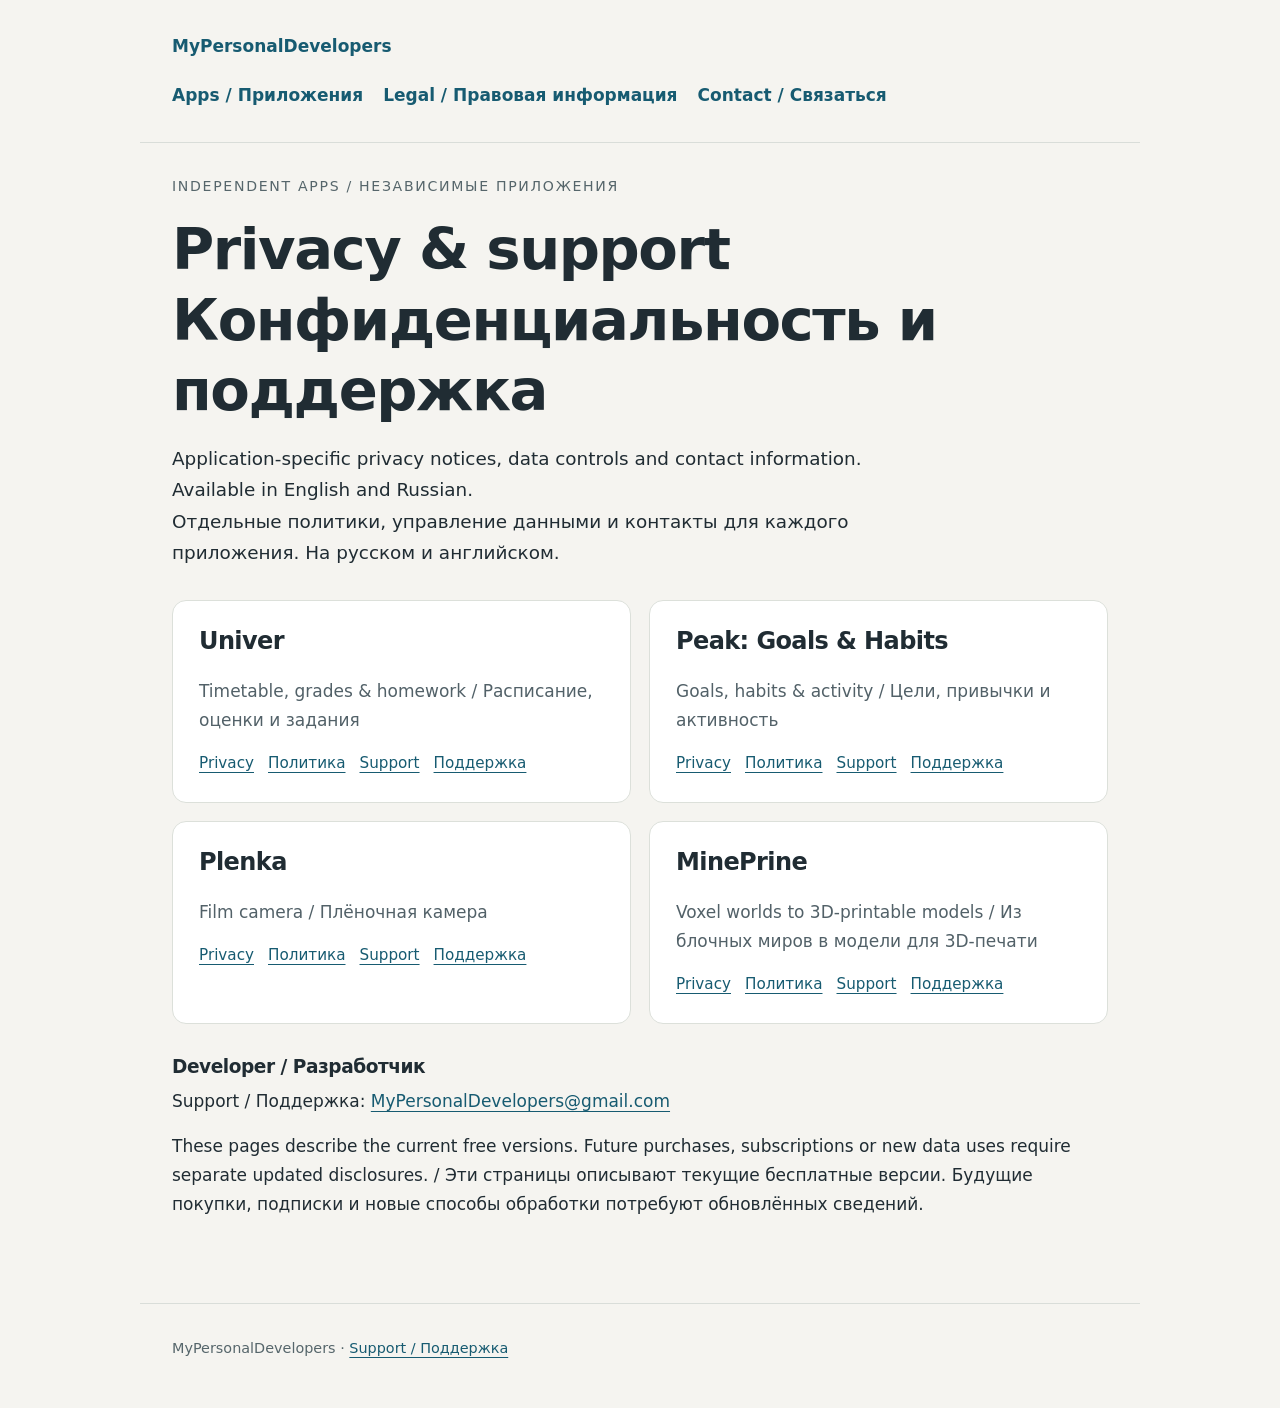
<file: index.html>
<!doctype html>
<html lang="en"><head><meta charset="utf-8"><meta name="viewport" content="width=device-width,initial-scale=1"><meta name="referrer" content="strict-origin-when-cross-origin"><title>Apps, privacy &amp; support | MyPersonalDevelopers</title><meta name="description" content="Privacy notices, support and data controls for Univer, Peak, Plenka and MinePrine. English and Russian."><link rel="stylesheet" href="style.css"></head><body>
<header><a href="index.html">MyPersonalDevelopers</a><nav aria-label="Main navigation"><a href="index.html">Apps / Приложения</a><a href="terms.html">Legal / Правовая информация</a><a href="mailto:MyPersonalDevelopers@gmail.com">Contact / Связаться</a></nav></header>
<main><p class="eyebrow">Independent apps / Независимые приложения</p><h1>Privacy &amp; support<br><span lang="ru">Конфиденциальность и поддержка</span></h1><p class="lead">Application-specific privacy notices, data controls and contact information. Available in English and Russian.<br><span lang="ru">Отдельные политики, управление данными и контакты для каждого приложения. На русском и английском.</span></p><div class="cards"><article class="card"><h2>Univer</h2><p>Timetable, grades & homework / Расписание, оценки и задания</p><nav><a href="univer.html#privacy-en">Privacy</a><a href="univer.html#privacy-ru">Политика</a><a href="univer.html#support-en">Support</a><a href="univer.html#support-ru">Поддержка</a></nav></article><article class="card"><h2>Peak: Goals & Habits</h2><p>Goals, habits & activity / Цели, привычки и активность</p><nav><a href="peak.html#privacy-en">Privacy</a><a href="peak.html#privacy-ru">Политика</a><a href="peak.html#support-en">Support</a><a href="peak.html#support-ru">Поддержка</a></nav></article><article class="card"><h2>Plenka</h2><p>Film camera / Плёночная камера</p><nav><a href="plenka.html#privacy-en">Privacy</a><a href="plenka.html#privacy-ru">Политика</a><a href="plenka.html#support-en">Support</a><a href="plenka.html#support-ru">Поддержка</a></nav></article><article class="card"><h2>MinePrine</h2><p>Voxel worlds to 3D-printable models / Из блочных миров в модели для 3D-печати</p><nav><a href="mineprine.html#privacy-en">Privacy</a><a href="mineprine.html#privacy-ru">Политика</a><a href="mineprine.html#support-en">Support</a><a href="mineprine.html#support-ru">Поддержка</a></nav></article></div><h3>Developer / Разработчик</h3><p>Support / Поддержка: <a href="mailto:MyPersonalDevelopers@gmail.com">MyPersonalDevelopers@gmail.com</a></p><p>These pages describe the current free versions. Future purchases, subscriptions or new data uses require separate updated disclosures. / Эти страницы описывают текущие бесплатные версии. Будущие покупки, подписки и новые способы обработки потребуют обновлённых сведений.</p></main><footer><p>MyPersonalDevelopers · <a href="mailto:MyPersonalDevelopers@gmail.com">Support / Поддержка</a></p></footer></body></html>
</file>
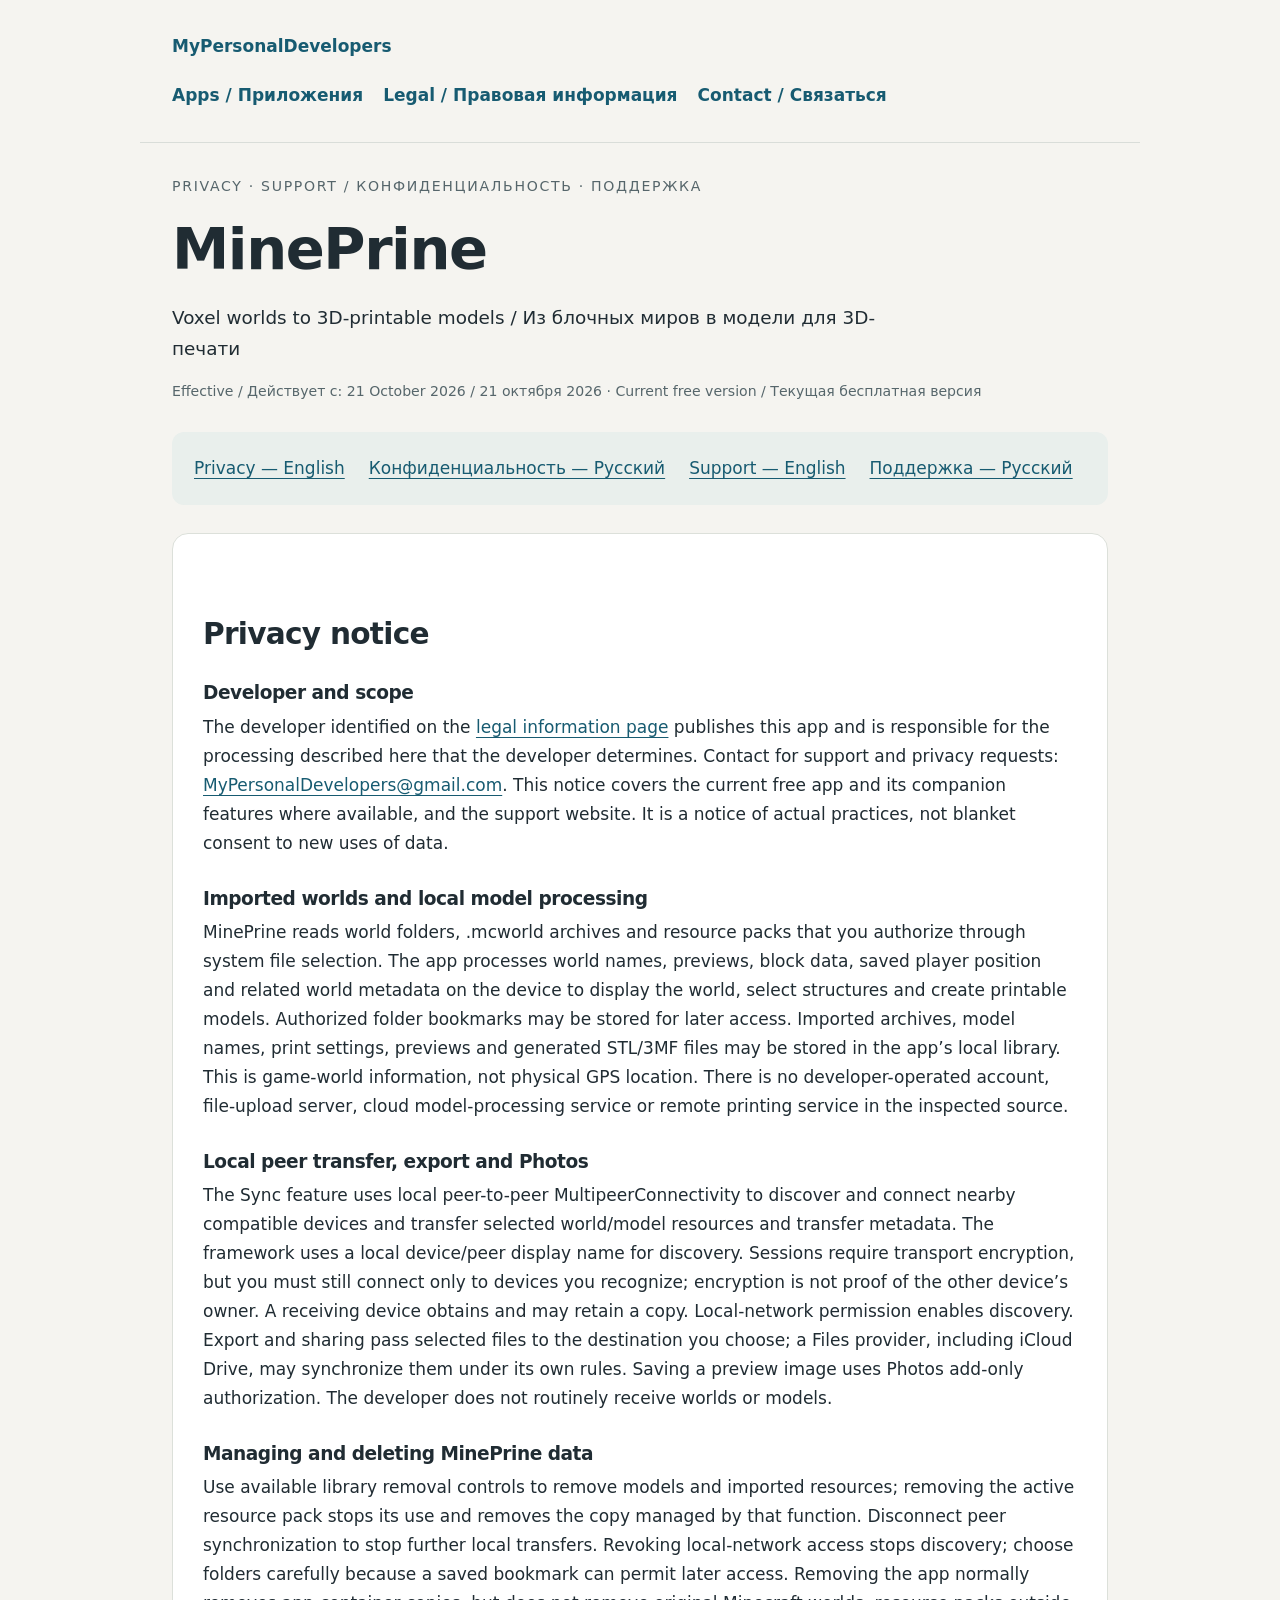
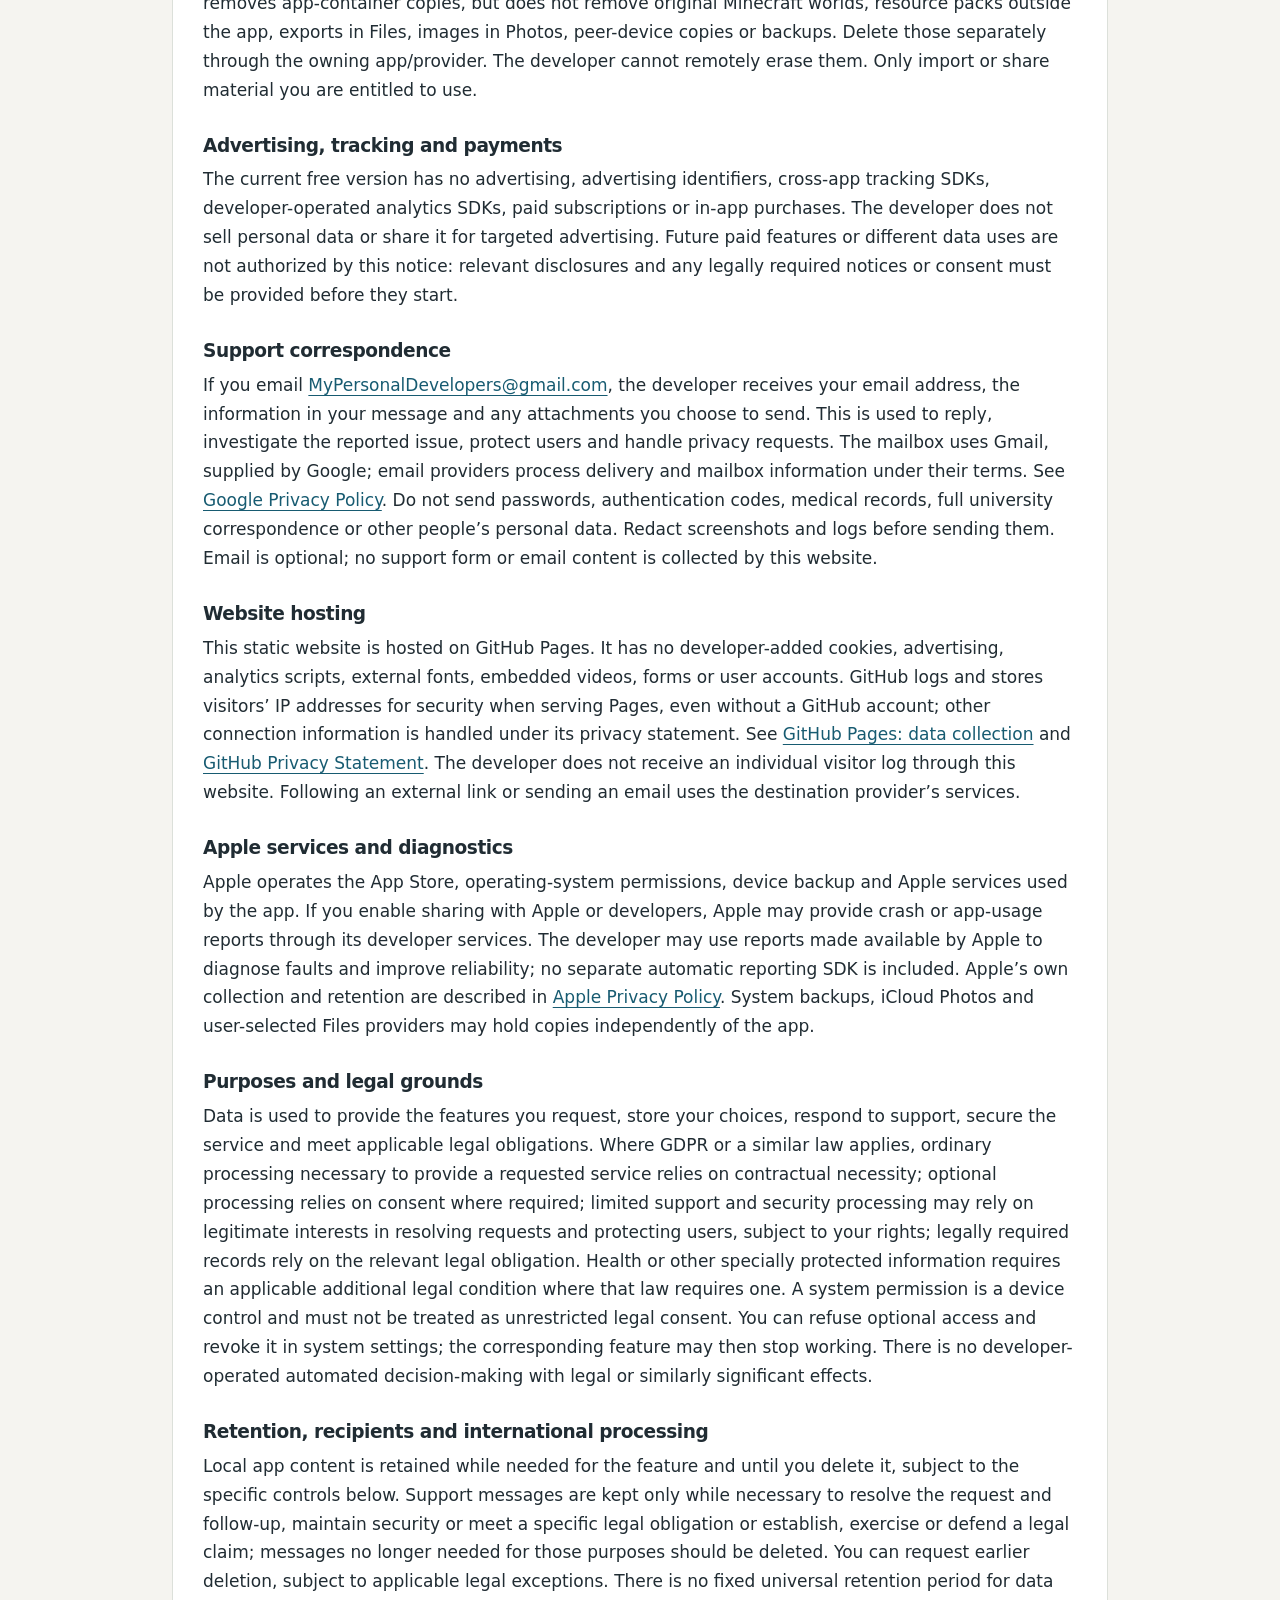
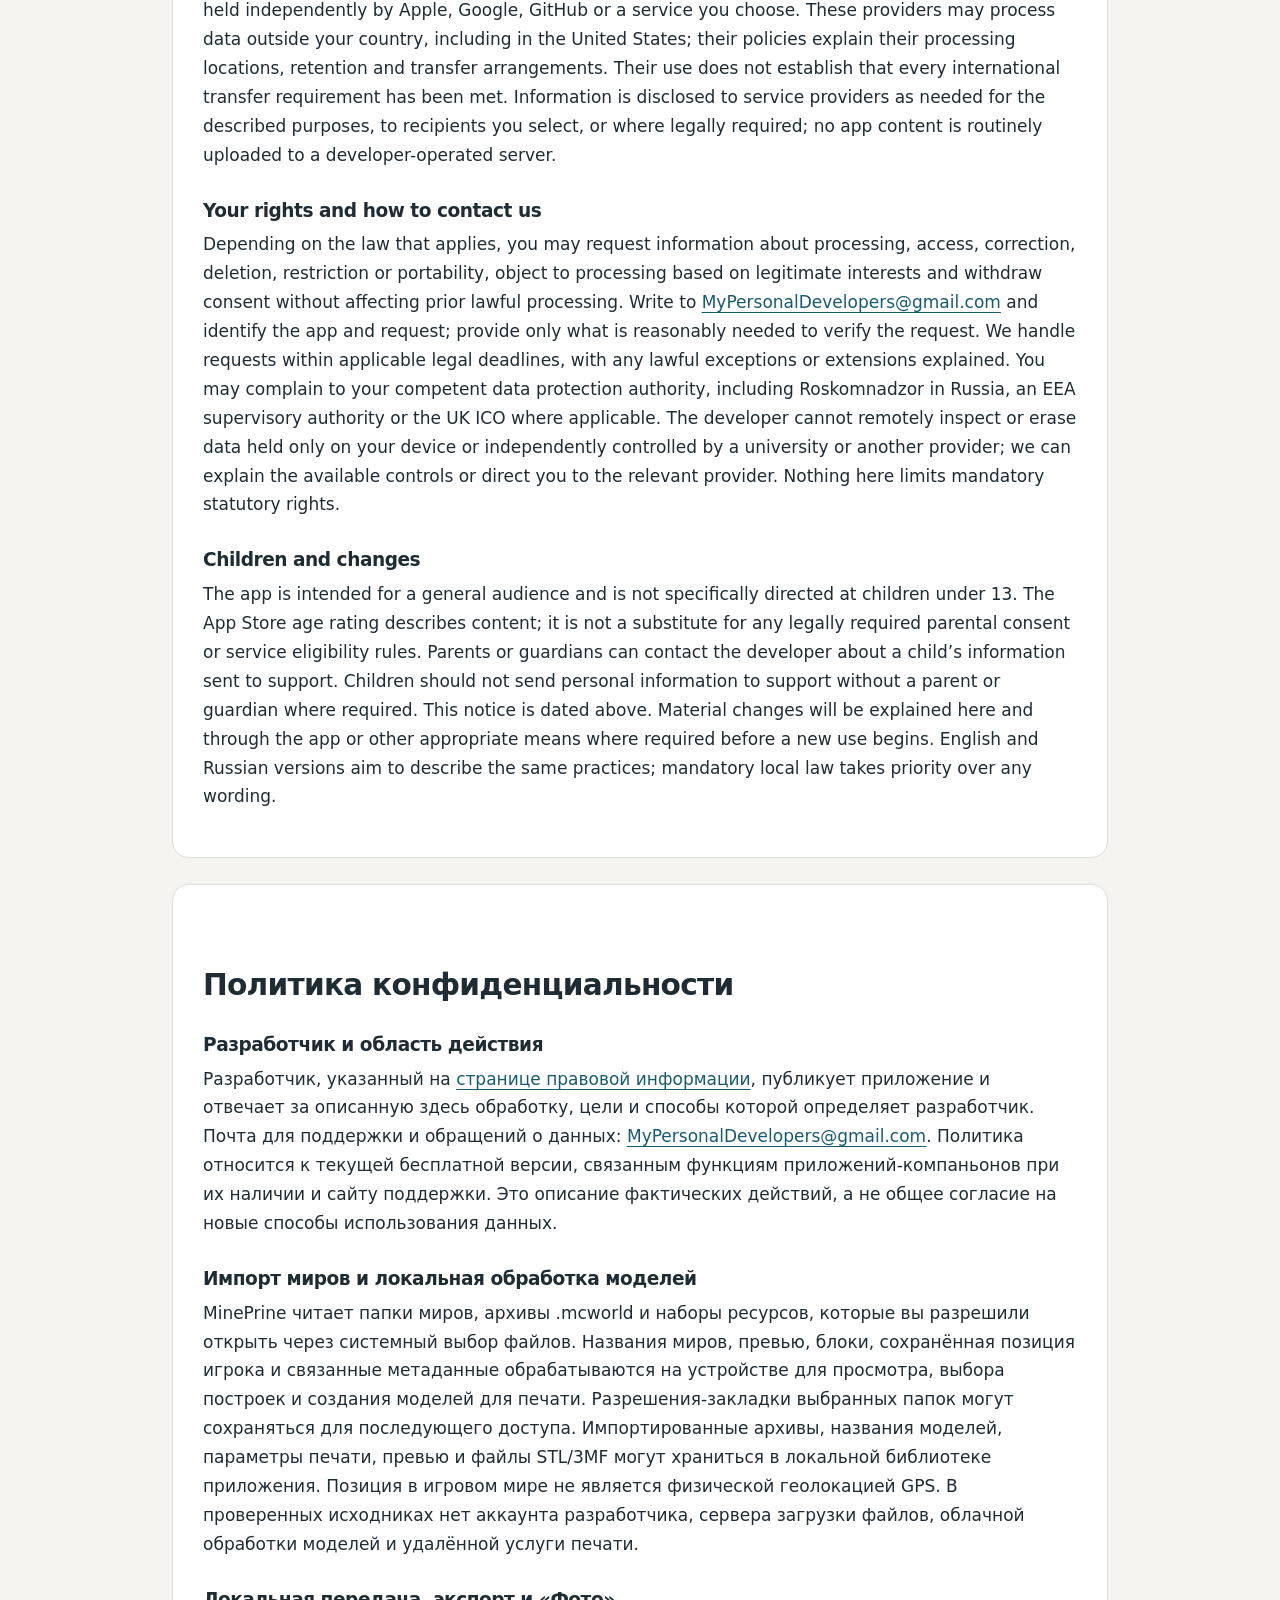
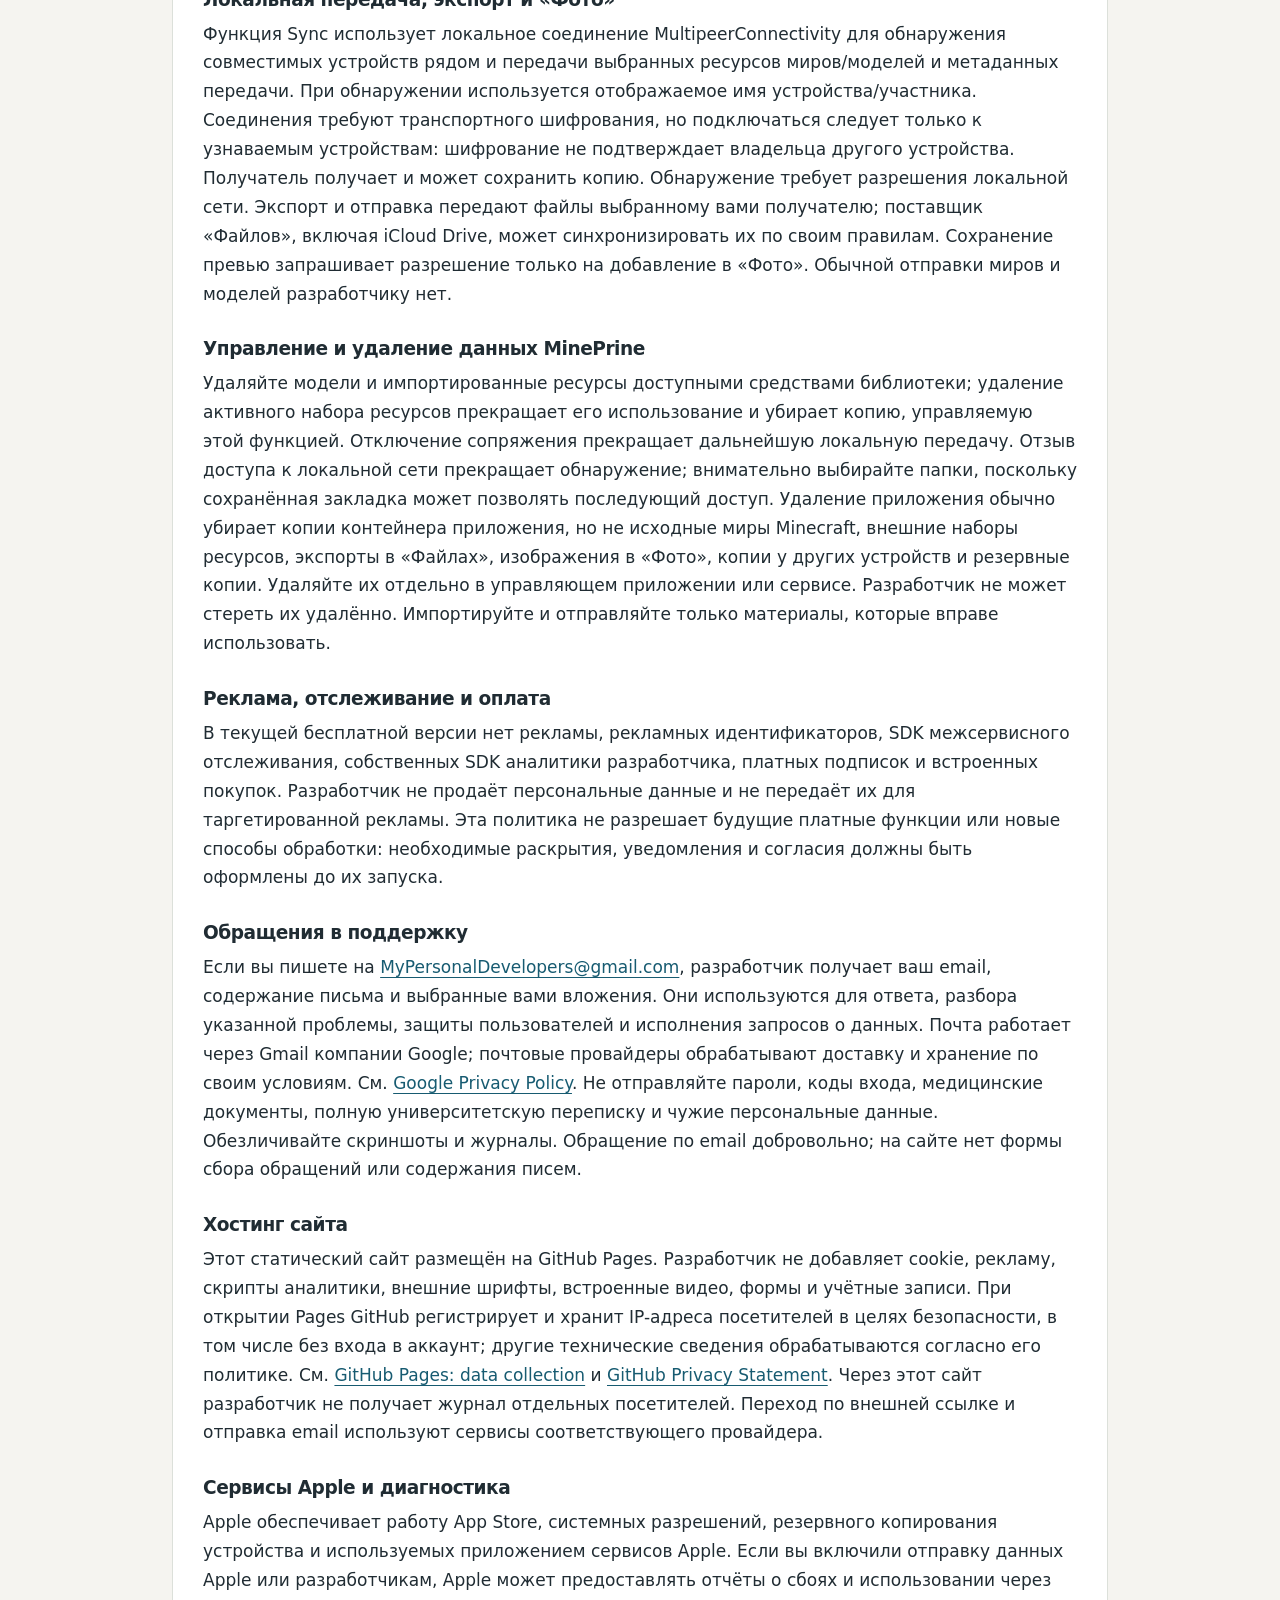
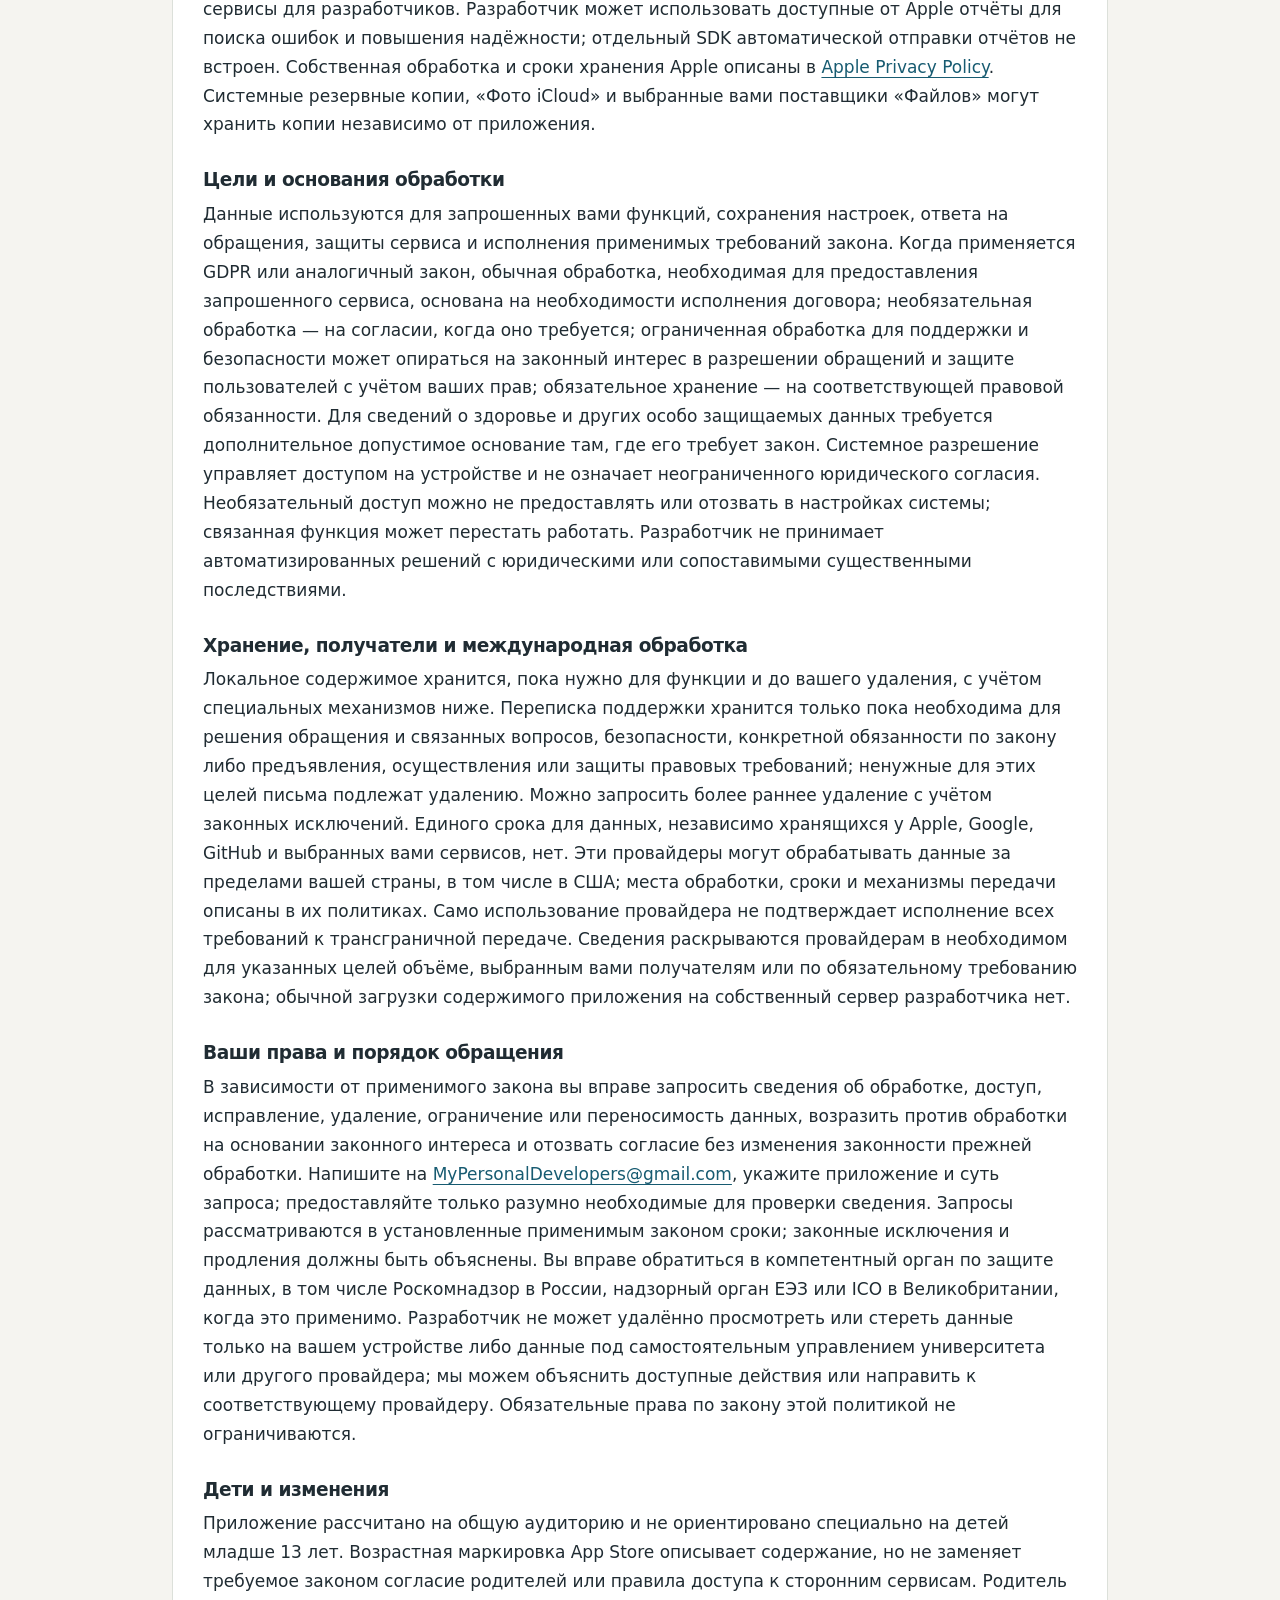
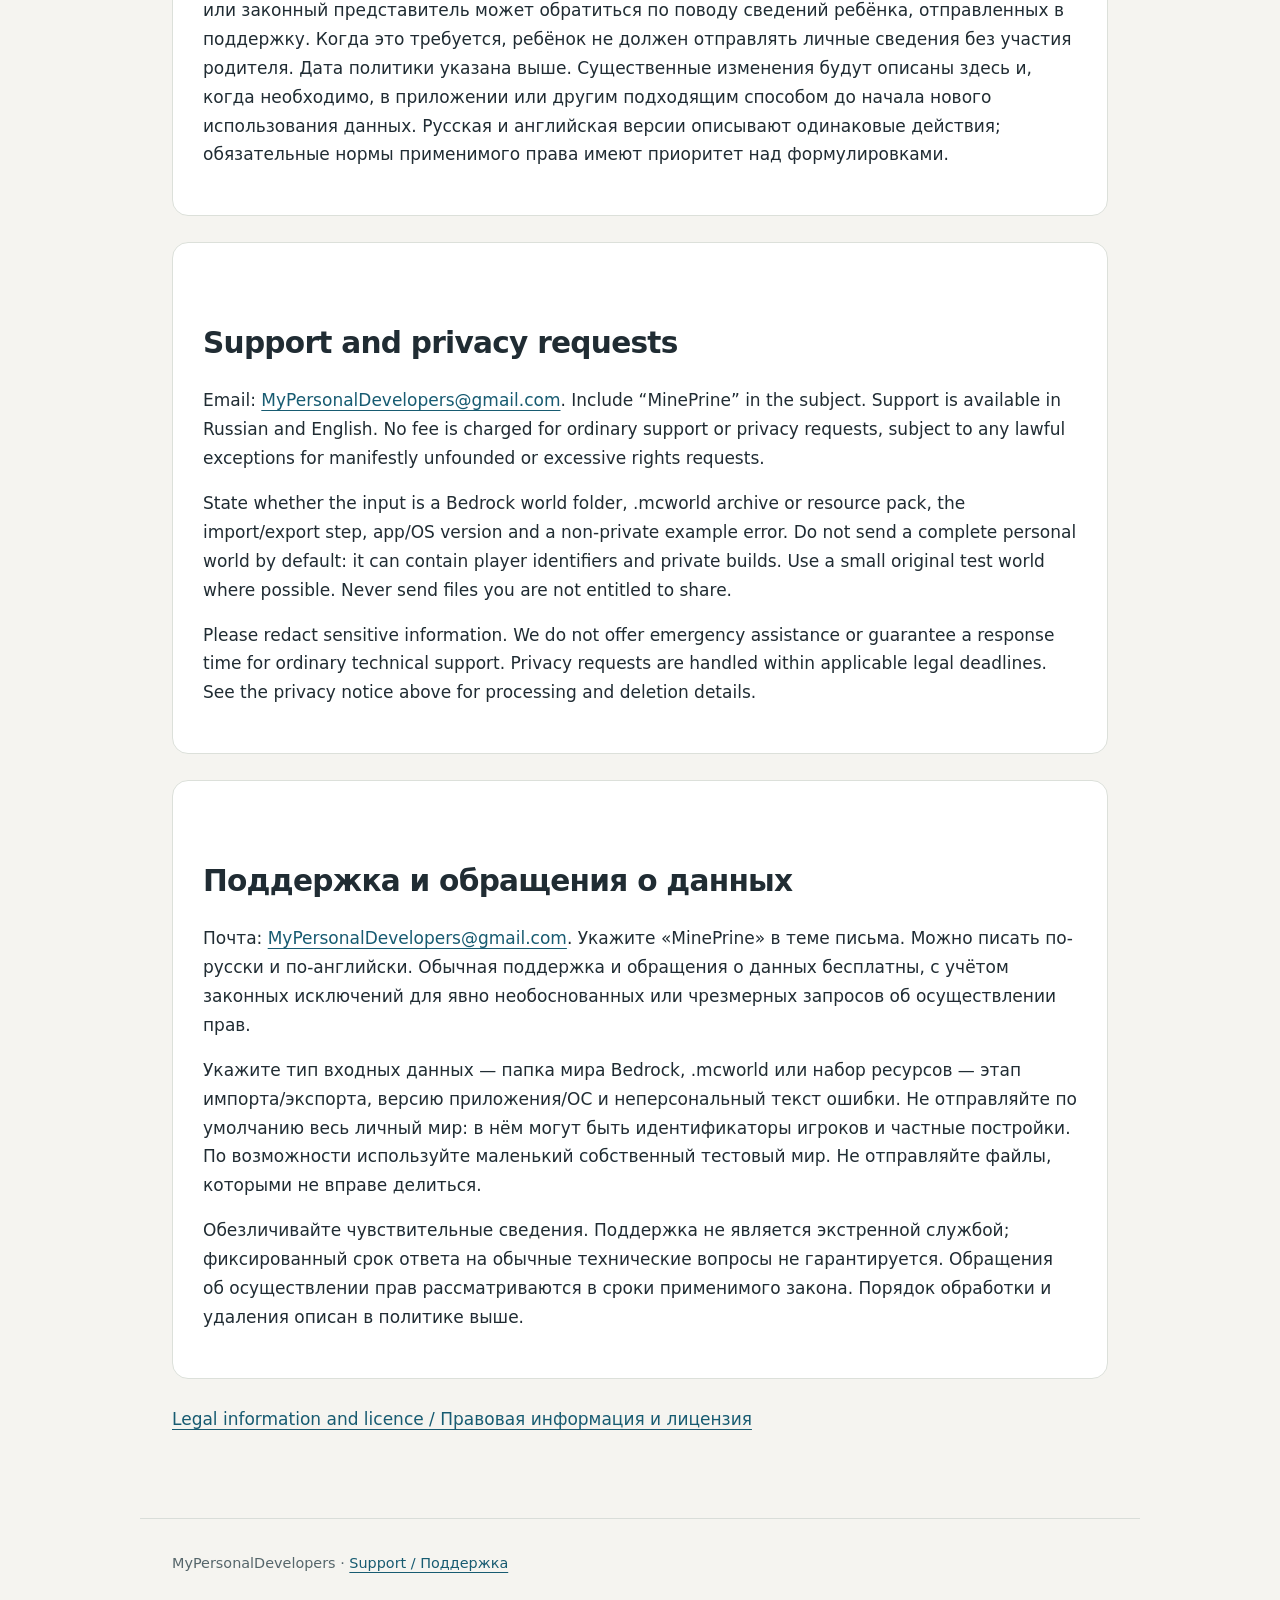
<file: mineprine.html>
<!doctype html>
<html lang="en"><head><meta charset="utf-8"><meta name="viewport" content="width=device-width,initial-scale=1"><meta name="referrer" content="strict-origin-when-cross-origin"><title>MinePrine — Privacy &amp; Support | MyPersonalDevelopers</title><meta name="description" content="Privacy notices, support and data controls for Univer, Peak, Plenka and MinePrine. English and Russian."><link rel="stylesheet" href="style.css"></head><body>
<header><a href="index.html">MyPersonalDevelopers</a><nav aria-label="Main navigation"><a href="index.html">Apps / Приложения</a><a href="terms.html">Legal / Правовая информация</a><a href="mailto:MyPersonalDevelopers@gmail.com">Contact / Связаться</a></nav></header>
<main><p class="eyebrow">Privacy · Support / Конфиденциальность · Поддержка</p><h1>MinePrine</h1><p class="lead">Voxel worlds to 3D-printable models / Из блочных миров в модели для 3D-печати</p><p class="meta">Effective / Действует с: 21 October 2026 / 21 октября 2026 · Current free version / Текущая бесплатная версия</p><nav class="toc" aria-label="Page contents"><a href="#privacy-en">Privacy — English</a><a href="#privacy-ru">Конфиденциальность — Русский</a><a href="#support-en">Support — English</a><a href="#support-ru">Поддержка — Русский</a></nav><section class="language" lang="en" id="privacy-en"><h2>Privacy notice</h2><h3>Developer and scope</h3><p>The developer identified on the <a href="terms.html">legal information page</a> publishes this app and is responsible for the processing described here that the developer determines. Contact for support and privacy requests: <a href="mailto:MyPersonalDevelopers@gmail.com">MyPersonalDevelopers@gmail.com</a>. This notice covers the current free app and its companion features where available, and the support website. It is a notice of actual practices, not blanket consent to new uses of data.</p><h3>Imported worlds and local model processing</h3><p>MinePrine reads world folders, .mcworld archives and resource packs that you authorize through system file selection. The app processes world names, previews, block data, saved player position and related world metadata on the device to display the world, select structures and create printable models. Authorized folder bookmarks may be stored for later access. Imported archives, model names, print settings, previews and generated STL/3MF files may be stored in the app’s local library. This is game-world information, not physical GPS location. There is no developer-operated account, file-upload server, cloud model-processing service or remote printing service in the inspected source.</p><h3>Local peer transfer, export and Photos</h3><p>The Sync feature uses local peer-to-peer MultipeerConnectivity to discover and connect nearby compatible devices and transfer selected world/model resources and transfer metadata. The framework uses a local device/peer display name for discovery. Sessions require transport encryption, but you must still connect only to devices you recognize; encryption is not proof of the other device’s owner. A receiving device obtains and may retain a copy. Local-network permission enables discovery. Export and sharing pass selected files to the destination you choose; a Files provider, including iCloud Drive, may synchronize them under its own rules. Saving a preview image uses Photos add-only authorization. The developer does not routinely receive worlds or models.</p><h3>Managing and deleting MinePrine data</h3><p>Use available library removal controls to remove models and imported resources; removing the active resource pack stops its use and removes the copy managed by that function. Disconnect peer synchronization to stop further local transfers. Revoking local-network access stops discovery; choose folders carefully because a saved bookmark can permit later access. Removing the app normally removes app-container copies, but does not remove original Minecraft worlds, resource packs outside the app, exports in Files, images in Photos, peer-device copies or backups. Delete those separately through the owning app/provider. The developer cannot remotely erase them. Only import or share material you are entitled to use.</p><h3>Advertising, tracking and payments</h3><p>The current free version has no advertising, advertising identifiers, cross-app tracking SDKs, developer-operated analytics SDKs, paid subscriptions or in-app purchases. The developer does not sell personal data or share it for targeted advertising. Future paid features or different data uses are not authorized by this notice: relevant disclosures and any legally required notices or consent must be provided before they start.</p><h3>Support correspondence</h3><p>If you email <a href="mailto:MyPersonalDevelopers@gmail.com">MyPersonalDevelopers@gmail.com</a>, the developer receives your email address, the information in your message and any attachments you choose to send. This is used to reply, investigate the reported issue, protect users and handle privacy requests. The mailbox uses Gmail, supplied by Google; email providers process delivery and mailbox information under their terms. See <a href="https://policies.google.com/privacy">Google Privacy Policy</a>. Do not send passwords, authentication codes, medical records, full university correspondence or other people’s personal data. Redact screenshots and logs before sending them. Email is optional; no support form or email content is collected by this website.</p><h3>Website hosting</h3><p>This static website is hosted on GitHub Pages. It has no developer-added cookies, advertising, analytics scripts, external fonts, embedded videos, forms or user accounts. GitHub logs and stores visitors’ IP addresses for security when serving Pages, even without a GitHub account; other connection information is handled under its privacy statement. See <a href="https://docs.github.com/en/pages/getting-started-with-github-pages/what-is-github-pages#data-collection">GitHub Pages: data collection</a> and <a href="https://docs.github.com/en/site-policy/privacy-policies/github-general-privacy-statement">GitHub Privacy Statement</a>. The developer does not receive an individual visitor log through this website. Following an external link or sending an email uses the destination provider’s services.</p><h3>Apple services and diagnostics</h3><p>Apple operates the App Store, operating-system permissions, device backup and Apple services used by the app. If you enable sharing with Apple or developers, Apple may provide crash or app-usage reports through its developer services. The developer may use reports made available by Apple to diagnose faults and improve reliability; no separate automatic reporting SDK is included. Apple’s own collection and retention are described in <a href="https://www.apple.com/legal/privacy/">Apple Privacy Policy</a>. System backups, iCloud Photos and user-selected Files providers may hold copies independently of the app.</p><h3>Purposes and legal grounds</h3><p>Data is used to provide the features you request, store your choices, respond to support, secure the service and meet applicable legal obligations. Where GDPR or a similar law applies, ordinary processing necessary to provide a requested service relies on contractual necessity; optional processing relies on consent where required; limited support and security processing may rely on legitimate interests in resolving requests and protecting users, subject to your rights; legally required records rely on the relevant legal obligation. Health or other specially protected information requires an applicable additional legal condition where that law requires one. A system permission is a device control and must not be treated as unrestricted legal consent. You can refuse optional access and revoke it in system settings; the corresponding feature may then stop working. There is no developer-operated automated decision-making with legal or similarly significant effects.</p><h3>Retention, recipients and international processing</h3><p>Local app content is retained while needed for the feature and until you delete it, subject to the specific controls below. Support messages are kept only while necessary to resolve the request and follow-up, maintain security or meet a specific legal obligation or establish, exercise or defend a legal claim; messages no longer needed for those purposes should be deleted. You can request earlier deletion, subject to applicable legal exceptions. There is no fixed universal retention period for data held independently by Apple, Google, GitHub or a service you choose. These providers may process data outside your country, including in the United States; their policies explain their processing locations, retention and transfer arrangements. Their use does not establish that every international transfer requirement has been met. Information is disclosed to service providers as needed for the described purposes, to recipients you select, or where legally required; no app content is routinely uploaded to a developer-operated server.</p><h3>Your rights and how to contact us</h3><p>Depending on the law that applies, you may request information about processing, access, correction, deletion, restriction or portability, object to processing based on legitimate interests and withdraw consent without affecting prior lawful processing. Write to <a href="mailto:MyPersonalDevelopers@gmail.com">MyPersonalDevelopers@gmail.com</a> and identify the app and request; provide only what is reasonably needed to verify the request. We handle requests within applicable legal deadlines, with any lawful exceptions or extensions explained. You may complain to your competent data protection authority, including Roskomnadzor in Russia, an EEA supervisory authority or the UK ICO where applicable. The developer cannot remotely inspect or erase data held only on your device or independently controlled by a university or another provider; we can explain the available controls or direct you to the relevant provider. Nothing here limits mandatory statutory rights.</p><h3>Children and changes</h3><p>The app is intended for a general audience and is not specifically directed at children under 13. The App Store age rating describes content; it is not a substitute for any legally required parental consent or service eligibility rules. Parents or guardians can contact the developer about a child’s information sent to support. Children should not send personal information to support without a parent or guardian where required. This notice is dated above. Material changes will be explained here and through the app or other appropriate means where required before a new use begins. English and Russian versions aim to describe the same practices; mandatory local law takes priority over any wording.</p></section><section class="language" lang="ru" id="privacy-ru"><h2>Политика конфиденциальности</h2><h3>Разработчик и область действия</h3><p>Разработчик, указанный на <a href="terms.html">странице правовой информации</a>, публикует приложение и отвечает за описанную здесь обработку, цели и способы которой определяет разработчик. Почта для поддержки и обращений о данных: <a href="mailto:MyPersonalDevelopers@gmail.com">MyPersonalDevelopers@gmail.com</a>. Политика относится к текущей бесплатной версии, связанным функциям приложений-компаньонов при их наличии и сайту поддержки. Это описание фактических действий, а не общее согласие на новые способы использования данных.</p><h3>Импорт миров и локальная обработка моделей</h3><p>MinePrine читает папки миров, архивы .mcworld и наборы ресурсов, которые вы разрешили открыть через системный выбор файлов. Названия миров, превью, блоки, сохранённая позиция игрока и связанные метаданные обрабатываются на устройстве для просмотра, выбора построек и создания моделей для печати. Разрешения-закладки выбранных папок могут сохраняться для последующего доступа. Импортированные архивы, названия моделей, параметры печати, превью и файлы STL/3MF могут храниться в локальной библиотеке приложения. Позиция в игровом мире не является физической геолокацией GPS. В проверенных исходниках нет аккаунта разработчика, сервера загрузки файлов, облачной обработки моделей и удалённой услуги печати.</p><h3>Локальная передача, экспорт и «Фото»</h3><p>Функция Sync использует локальное соединение MultipeerConnectivity для обнаружения совместимых устройств рядом и передачи выбранных ресурсов миров/моделей и метаданных передачи. При обнаружении используется отображаемое имя устройства/участника. Соединения требуют транспортного шифрования, но подключаться следует только к узнаваемым устройствам: шифрование не подтверждает владельца другого устройства. Получатель получает и может сохранить копию. Обнаружение требует разрешения локальной сети. Экспорт и отправка передают файлы выбранному вами получателю; поставщик «Файлов», включая iCloud Drive, может синхронизировать их по своим правилам. Сохранение превью запрашивает разрешение только на добавление в «Фото». Обычной отправки миров и моделей разработчику нет.</p><h3>Управление и удаление данных MinePrine</h3><p>Удаляйте модели и импортированные ресурсы доступными средствами библиотеки; удаление активного набора ресурсов прекращает его использование и убирает копию, управляемую этой функцией. Отключение сопряжения прекращает дальнейшую локальную передачу. Отзыв доступа к локальной сети прекращает обнаружение; внимательно выбирайте папки, поскольку сохранённая закладка может позволять последующий доступ. Удаление приложения обычно убирает копии контейнера приложения, но не исходные миры Minecraft, внешние наборы ресурсов, экспорты в «Файлах», изображения в «Фото», копии у других устройств и резервные копии. Удаляйте их отдельно в управляющем приложении или сервисе. Разработчик не может стереть их удалённо. Импортируйте и отправляйте только материалы, которые вправе использовать.</p><h3>Реклама, отслеживание и оплата</h3><p>В текущей бесплатной версии нет рекламы, рекламных идентификаторов, SDK межсервисного отслеживания, собственных SDK аналитики разработчика, платных подписок и встроенных покупок. Разработчик не продаёт персональные данные и не передаёт их для таргетированной рекламы. Эта политика не разрешает будущие платные функции или новые способы обработки: необходимые раскрытия, уведомления и согласия должны быть оформлены до их запуска.</p><h3>Обращения в поддержку</h3><p>Если вы пишете на <a href="mailto:MyPersonalDevelopers@gmail.com">MyPersonalDevelopers@gmail.com</a>, разработчик получает ваш email, содержание письма и выбранные вами вложения. Они используются для ответа, разбора указанной проблемы, защиты пользователей и исполнения запросов о данных. Почта работает через Gmail компании Google; почтовые провайдеры обрабатывают доставку и хранение по своим условиям. См. <a href="https://policies.google.com/privacy">Google Privacy Policy</a>. Не отправляйте пароли, коды входа, медицинские документы, полную университетскую переписку и чужие персональные данные. Обезличивайте скриншоты и журналы. Обращение по email добровольно; на сайте нет формы сбора обращений или содержания писем.</p><h3>Хостинг сайта</h3><p>Этот статический сайт размещён на GitHub Pages. Разработчик не добавляет cookie, рекламу, скрипты аналитики, внешние шрифты, встроенные видео, формы и учётные записи. При открытии Pages GitHub регистрирует и хранит IP-адреса посетителей в целях безопасности, в том числе без входа в аккаунт; другие технические сведения обрабатываются согласно его политике. См. <a href="https://docs.github.com/en/pages/getting-started-with-github-pages/what-is-github-pages#data-collection">GitHub Pages: data collection</a> и <a href="https://docs.github.com/en/site-policy/privacy-policies/github-general-privacy-statement">GitHub Privacy Statement</a>. Через этот сайт разработчик не получает журнал отдельных посетителей. Переход по внешней ссылке и отправка email используют сервисы соответствующего провайдера.</p><h3>Сервисы Apple и диагностика</h3><p>Apple обеспечивает работу App Store, системных разрешений, резервного копирования устройства и используемых приложением сервисов Apple. Если вы включили отправку данных Apple или разработчикам, Apple может предоставлять отчёты о сбоях и использовании через сервисы для разработчиков. Разработчик может использовать доступные от Apple отчёты для поиска ошибок и повышения надёжности; отдельный SDK автоматической отправки отчётов не встроен. Собственная обработка и сроки хранения Apple описаны в <a href="https://www.apple.com/legal/privacy/">Apple Privacy Policy</a>. Системные резервные копии, «Фото iCloud» и выбранные вами поставщики «Файлов» могут хранить копии независимо от приложения.</p><h3>Цели и основания обработки</h3><p>Данные используются для запрошенных вами функций, сохранения настроек, ответа на обращения, защиты сервиса и исполнения применимых требований закона. Когда применяется GDPR или аналогичный закон, обычная обработка, необходимая для предоставления запрошенного сервиса, основана на необходимости исполнения договора; необязательная обработка — на согласии, когда оно требуется; ограниченная обработка для поддержки и безопасности может опираться на законный интерес в разрешении обращений и защите пользователей с учётом ваших прав; обязательное хранение — на соответствующей правовой обязанности. Для сведений о здоровье и других особо защищаемых данных требуется дополнительное допустимое основание там, где его требует закон. Системное разрешение управляет доступом на устройстве и не означает неограниченного юридического согласия. Необязательный доступ можно не предоставлять или отозвать в настройках системы; связанная функция может перестать работать. Разработчик не принимает автоматизированных решений с юридическими или сопоставимыми существенными последствиями.</p><h3>Хранение, получатели и международная обработка</h3><p>Локальное содержимое хранится, пока нужно для функции и до вашего удаления, с учётом специальных механизмов ниже. Переписка поддержки хранится только пока необходима для решения обращения и связанных вопросов, безопасности, конкретной обязанности по закону либо предъявления, осуществления или защиты правовых требований; ненужные для этих целей письма подлежат удалению. Можно запросить более раннее удаление с учётом законных исключений. Единого срока для данных, независимо хранящихся у Apple, Google, GitHub и выбранных вами сервисов, нет. Эти провайдеры могут обрабатывать данные за пределами вашей страны, в том числе в США; места обработки, сроки и механизмы передачи описаны в их политиках. Само использование провайдера не подтверждает исполнение всех требований к трансграничной передаче. Сведения раскрываются провайдерам в необходимом для указанных целей объёме, выбранным вами получателям или по обязательному требованию закона; обычной загрузки содержимого приложения на собственный сервер разработчика нет.</p><h3>Ваши права и порядок обращения</h3><p>В зависимости от применимого закона вы вправе запросить сведения об обработке, доступ, исправление, удаление, ограничение или переносимость данных, возразить против обработки на основании законного интереса и отозвать согласие без изменения законности прежней обработки. Напишите на <a href="mailto:MyPersonalDevelopers@gmail.com">MyPersonalDevelopers@gmail.com</a>, укажите приложение и суть запроса; предоставляйте только разумно необходимые для проверки сведения. Запросы рассматриваются в установленные применимым законом сроки; законные исключения и продления должны быть объяснены. Вы вправе обратиться в компетентный орган по защите данных, в том числе Роскомнадзор в России, надзорный орган ЕЭЗ или ICO в Великобритании, когда это применимо. Разработчик не может удалённо просмотреть или стереть данные только на вашем устройстве либо данные под самостоятельным управлением университета или другого провайдера; мы можем объяснить доступные действия или направить к соответствующему провайдеру. Обязательные права по закону этой политикой не ограничиваются.</p><h3>Дети и изменения</h3><p>Приложение рассчитано на общую аудиторию и не ориентировано специально на детей младше 13 лет. Возрастная маркировка App Store описывает содержание, но не заменяет требуемое законом согласие родителей или правила доступа к сторонним сервисам. Родитель или законный представитель может обратиться по поводу сведений ребёнка, отправленных в поддержку. Когда это требуется, ребёнок не должен отправлять личные сведения без участия родителя. Дата политики указана выше. Существенные изменения будут описаны здесь и, когда необходимо, в приложении или другим подходящим способом до начала нового использования данных. Русская и английская версии описывают одинаковые действия; обязательные нормы применимого права имеют приоритет над формулировками.</p></section><section class="language" lang="en" id="support-en"><h2>Support and privacy requests</h2><p>Email: <a href="mailto:MyPersonalDevelopers@gmail.com">MyPersonalDevelopers@gmail.com</a>. Include “MinePrine” in the subject. Support is available in Russian and English. No fee is charged for ordinary support or privacy requests, subject to any lawful exceptions for manifestly unfounded or excessive rights requests.</p><p>State whether the input is a Bedrock world folder, .mcworld archive or resource pack, the import/export step, app/OS version and a non-private example error. Do not send a complete personal world by default: it can contain player identifiers and private builds. Use a small original test world where possible. Never send files you are not entitled to share.</p><p>Please redact sensitive information. We do not offer emergency assistance or guarantee a response time for ordinary technical support. Privacy requests are handled within applicable legal deadlines. See the privacy notice above for processing and deletion details.</p></section><section class="language" lang="ru" id="support-ru"><h2>Поддержка и обращения о данных</h2><p>Почта: <a href="mailto:MyPersonalDevelopers@gmail.com">MyPersonalDevelopers@gmail.com</a>. Укажите «MinePrine» в теме письма. Можно писать по-русски и по-английски. Обычная поддержка и обращения о данных бесплатны, с учётом законных исключений для явно необоснованных или чрезмерных запросов об осуществлении прав.</p><p>Укажите тип входных данных — папка мира Bedrock, .mcworld или набор ресурсов — этап импорта/экспорта, версию приложения/ОС и неперсональный текст ошибки. Не отправляйте по умолчанию весь личный мир: в нём могут быть идентификаторы игроков и частные постройки. По возможности используйте маленький собственный тестовый мир. Не отправляйте файлы, которыми не вправе делиться.</p><p>Обезличивайте чувствительные сведения. Поддержка не является экстренной службой; фиксированный срок ответа на обычные технические вопросы не гарантируется. Обращения об осуществлении прав рассматриваются в сроки применимого закона. Порядок обработки и удаления описан в политике выше.</p></section><p><a href="terms.html">Legal information and licence / Правовая информация и лицензия</a></p></main><footer><p>MyPersonalDevelopers · <a href="#support-en">Support / Поддержка</a></p></footer></body></html>
</file>
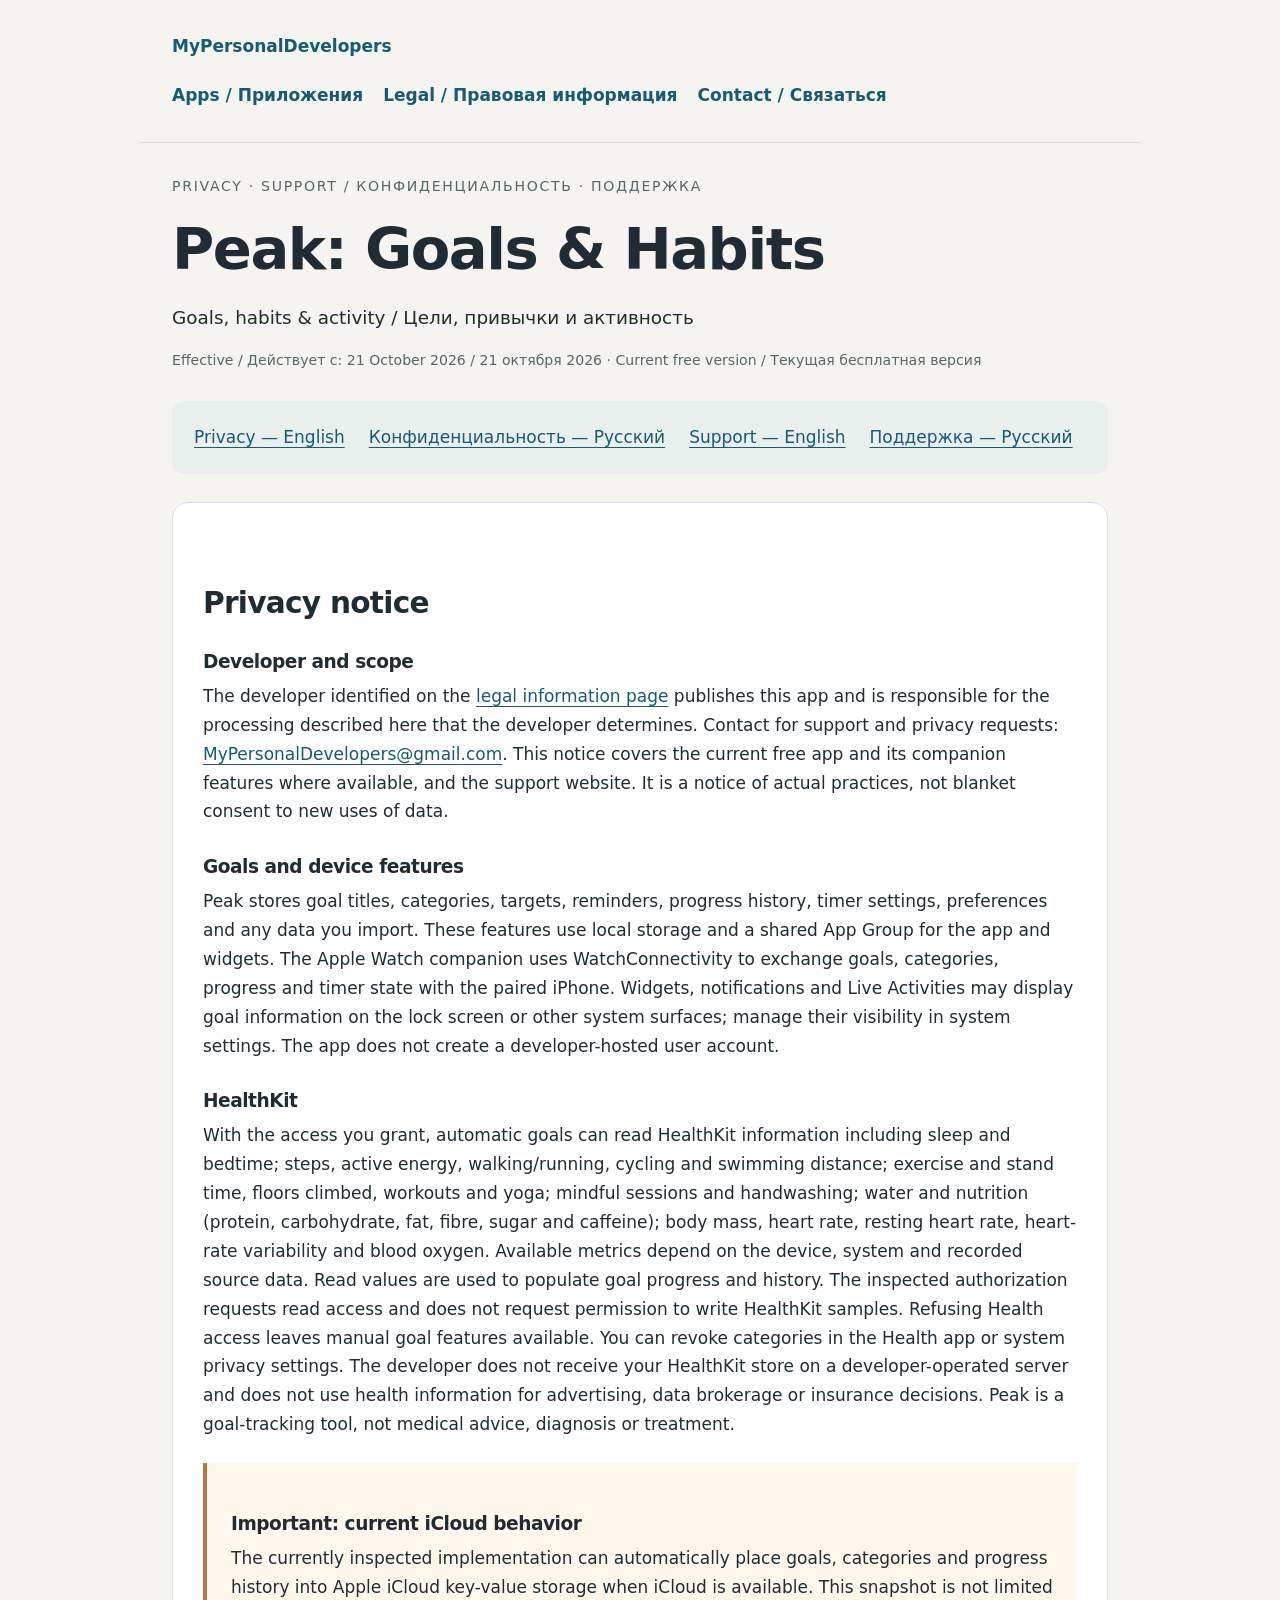
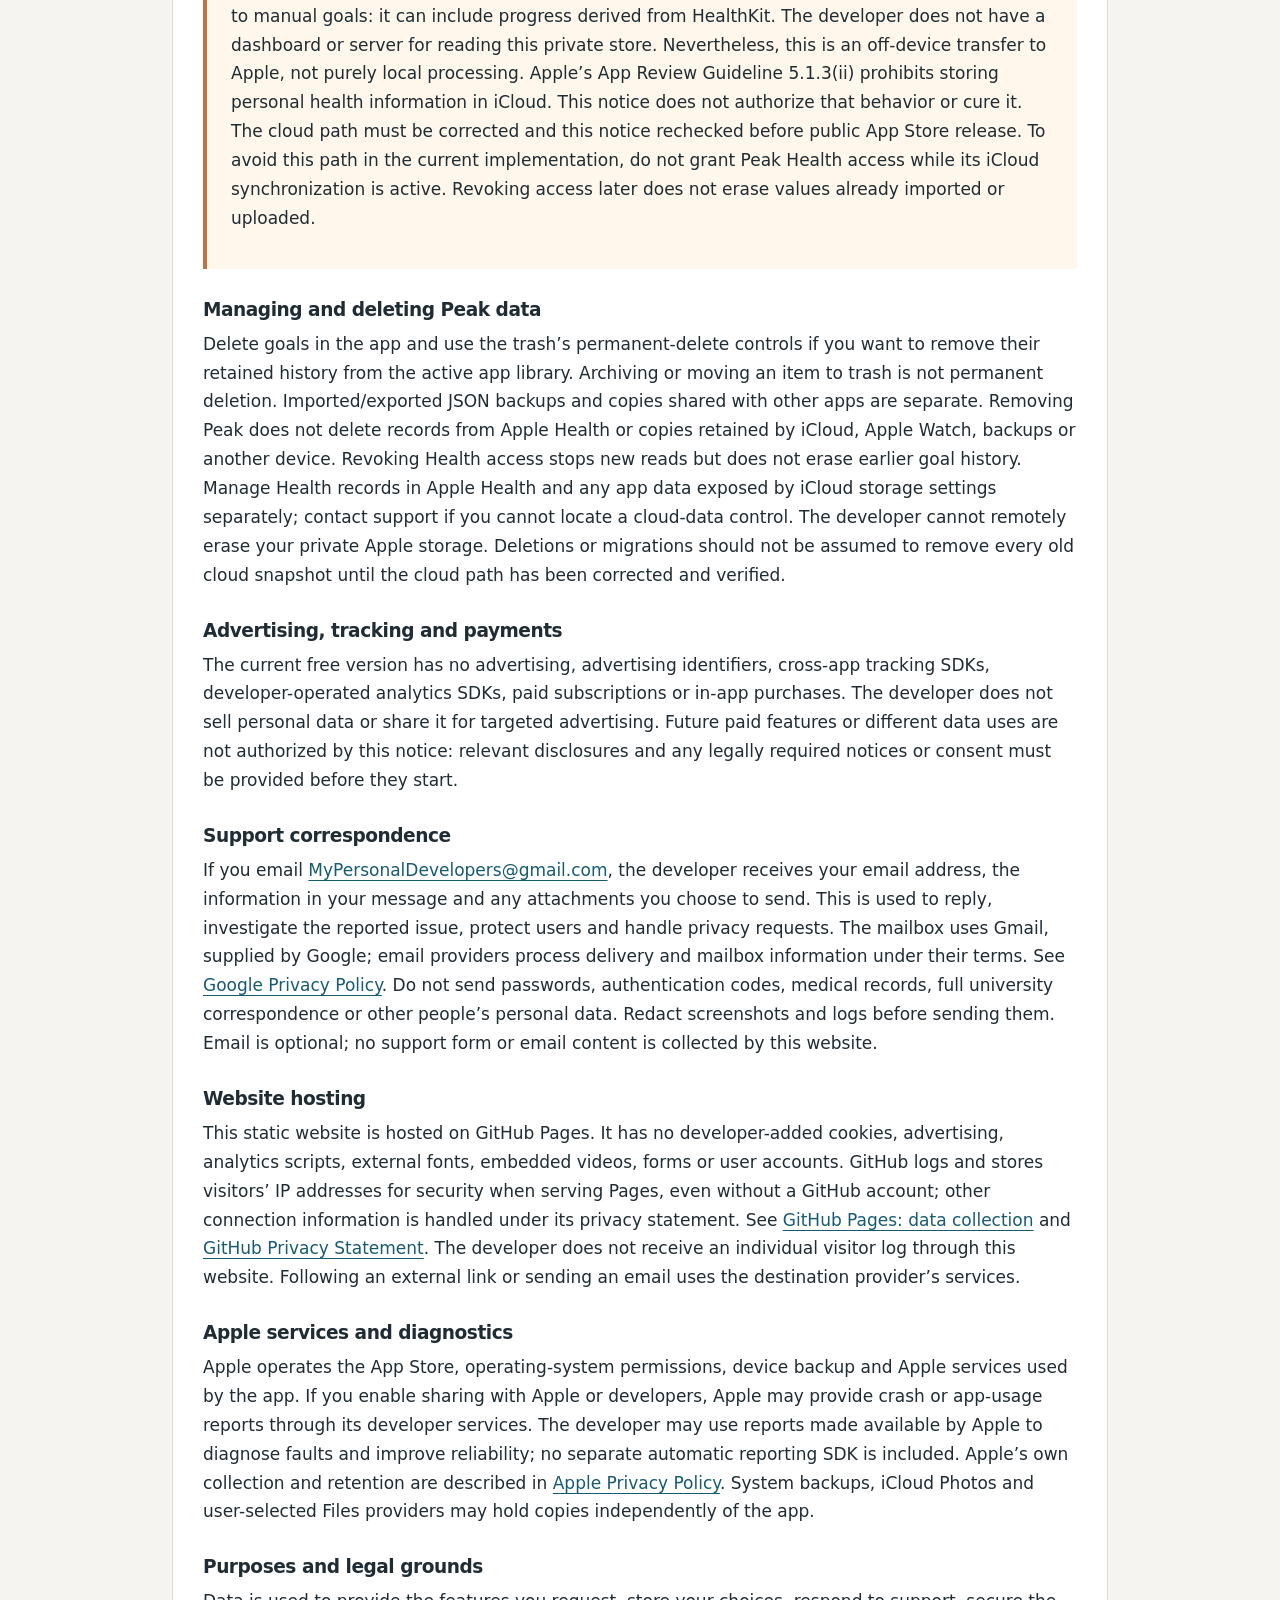
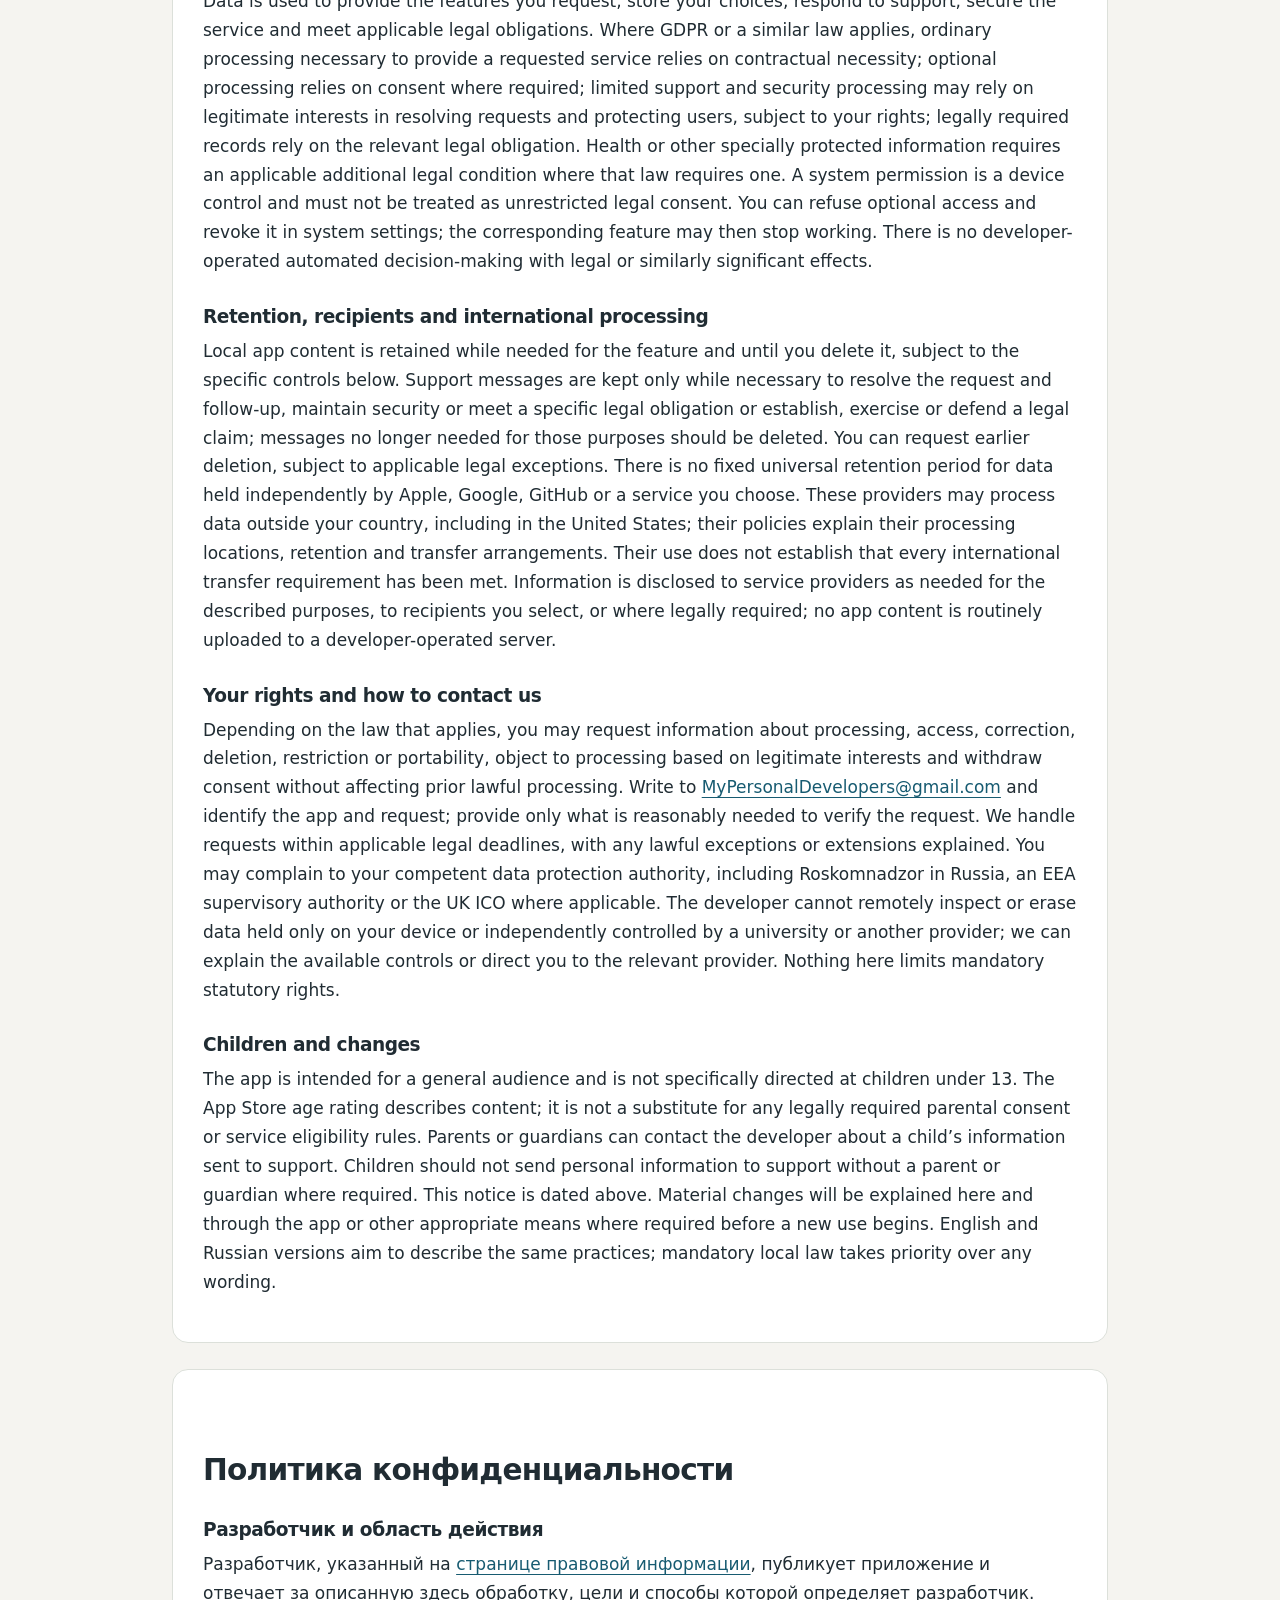
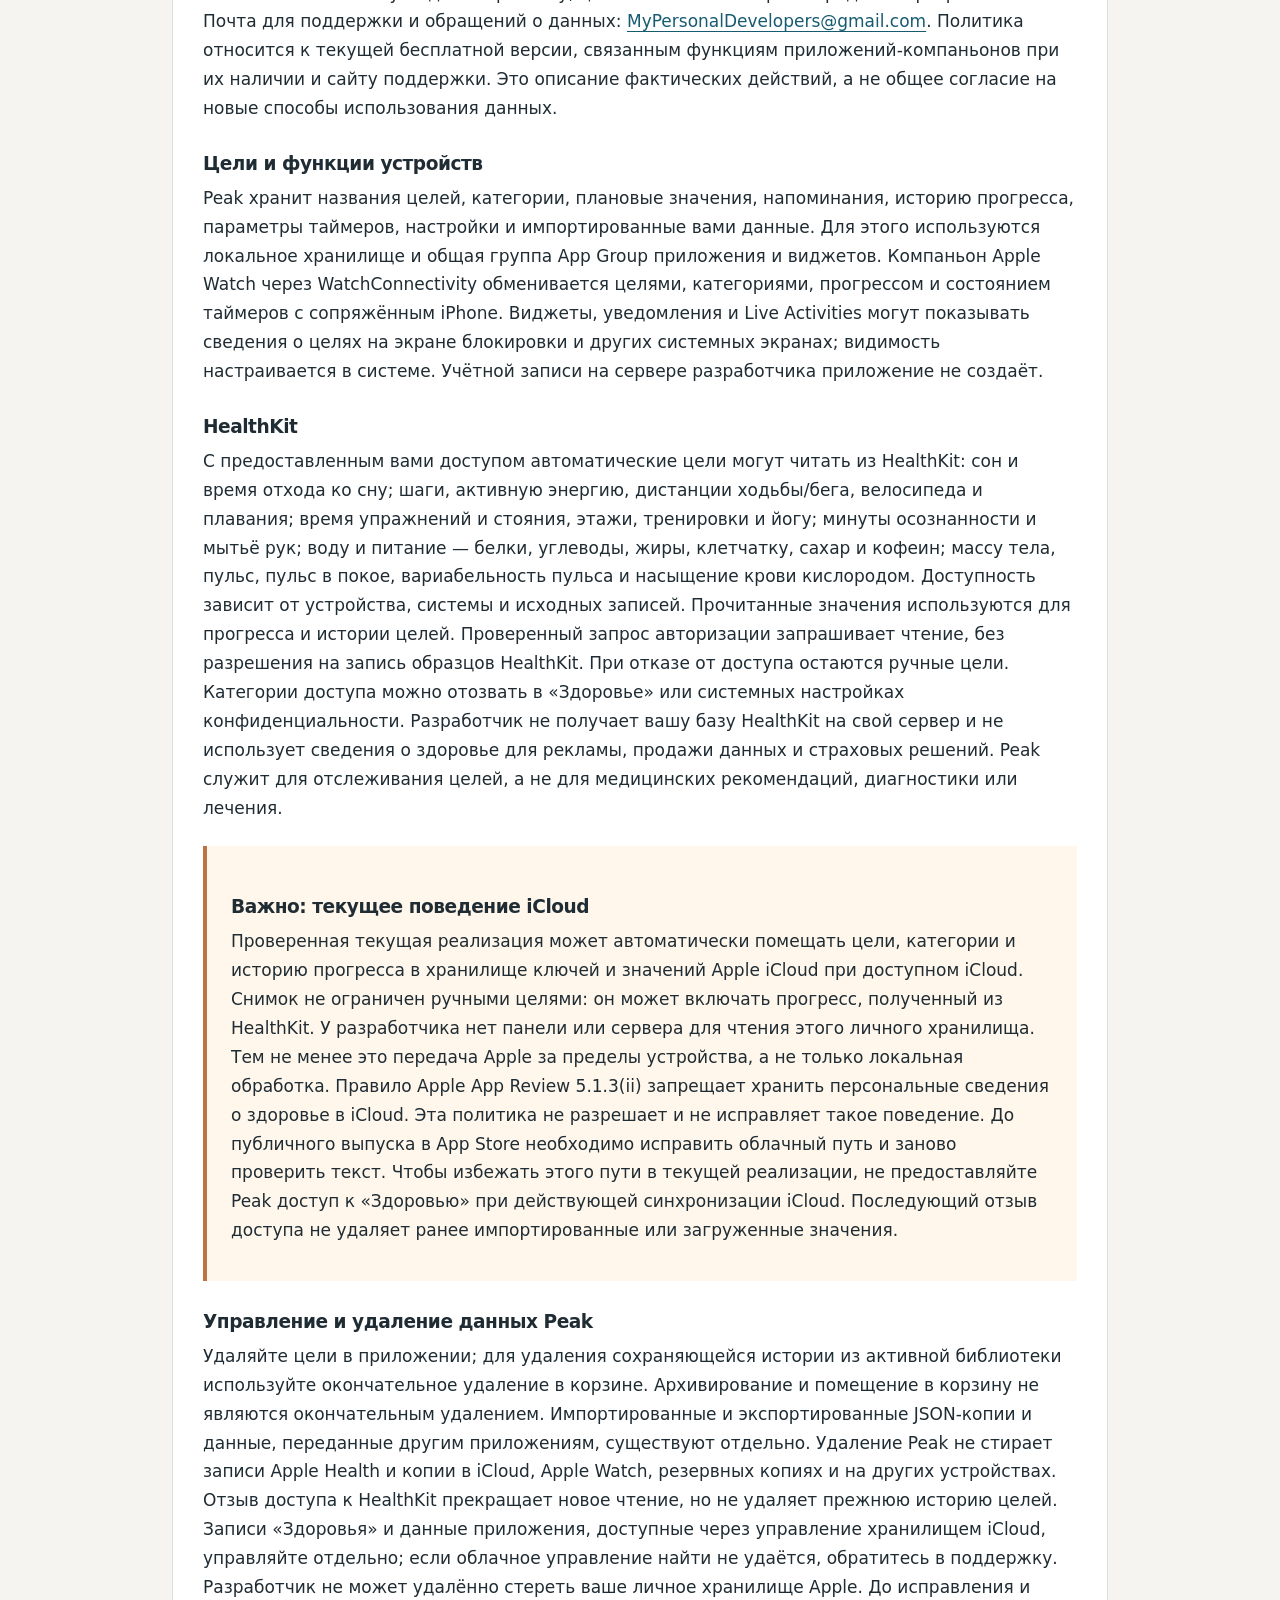
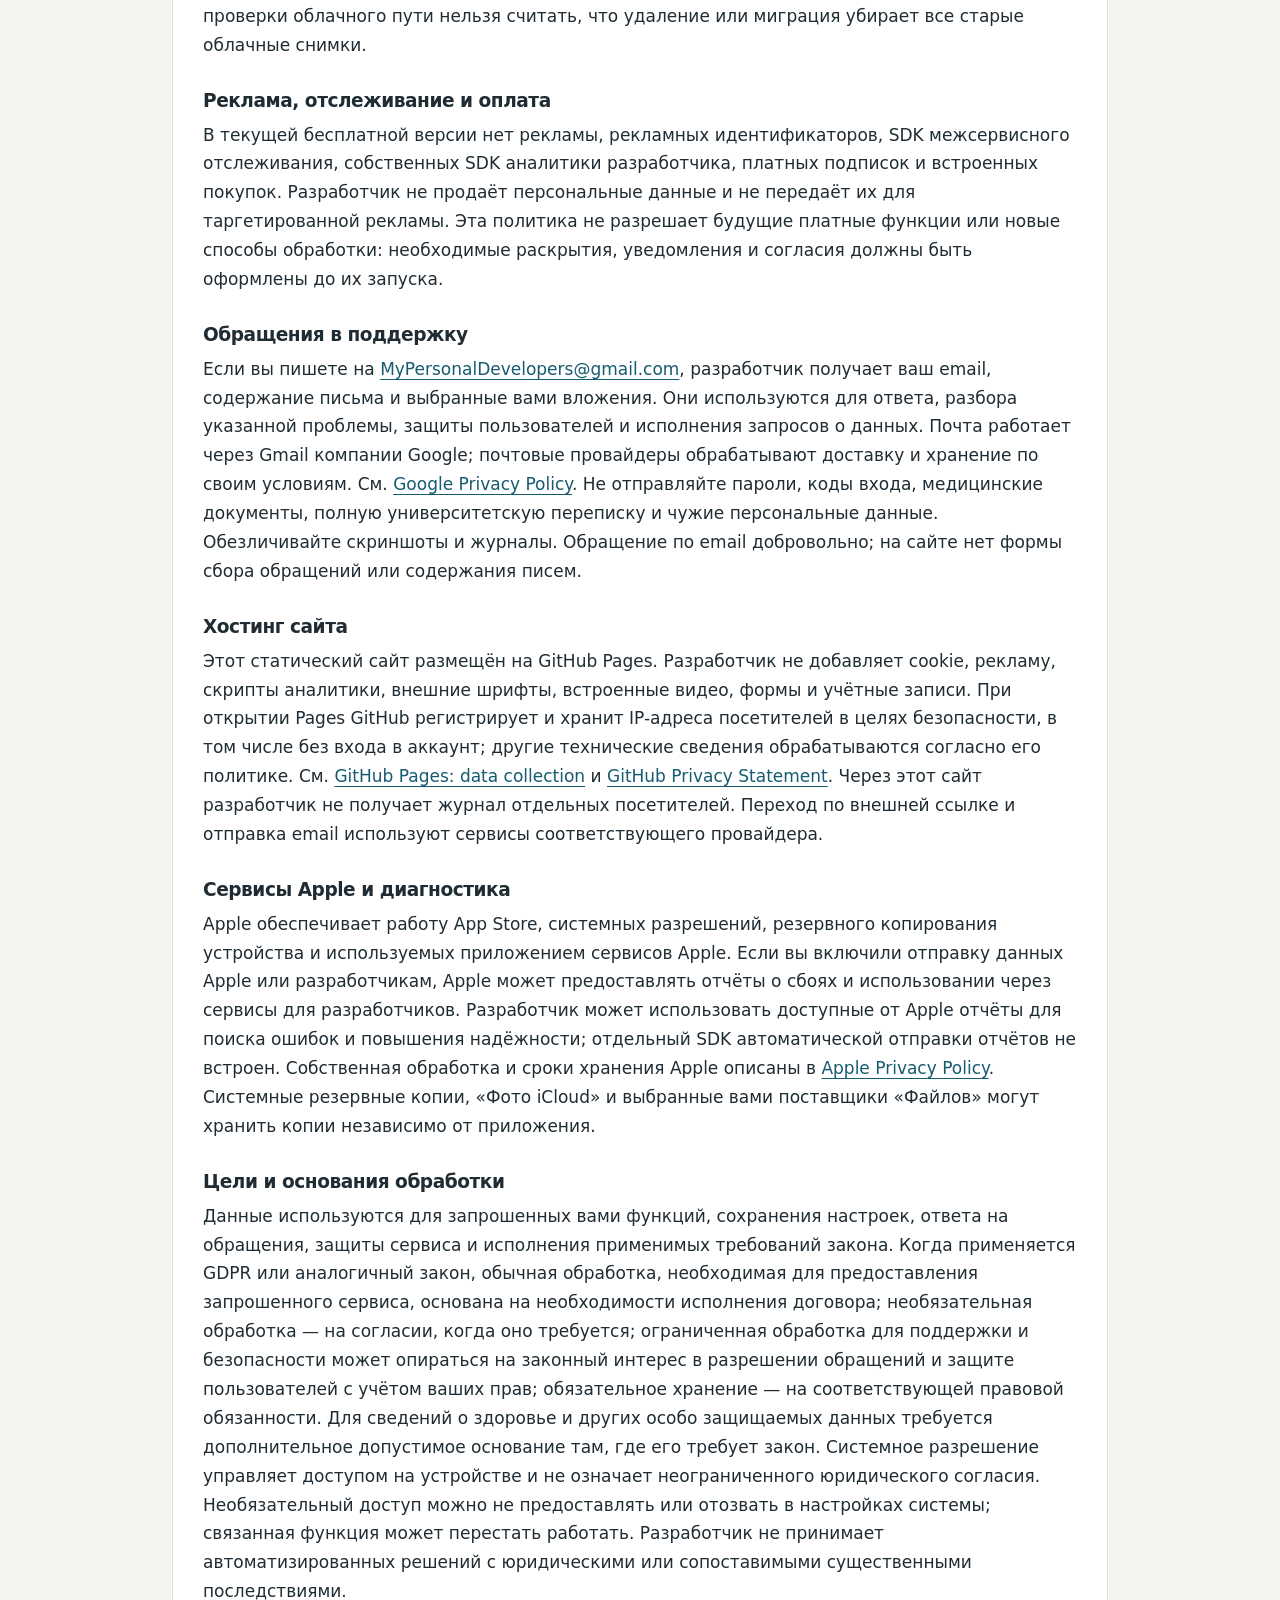
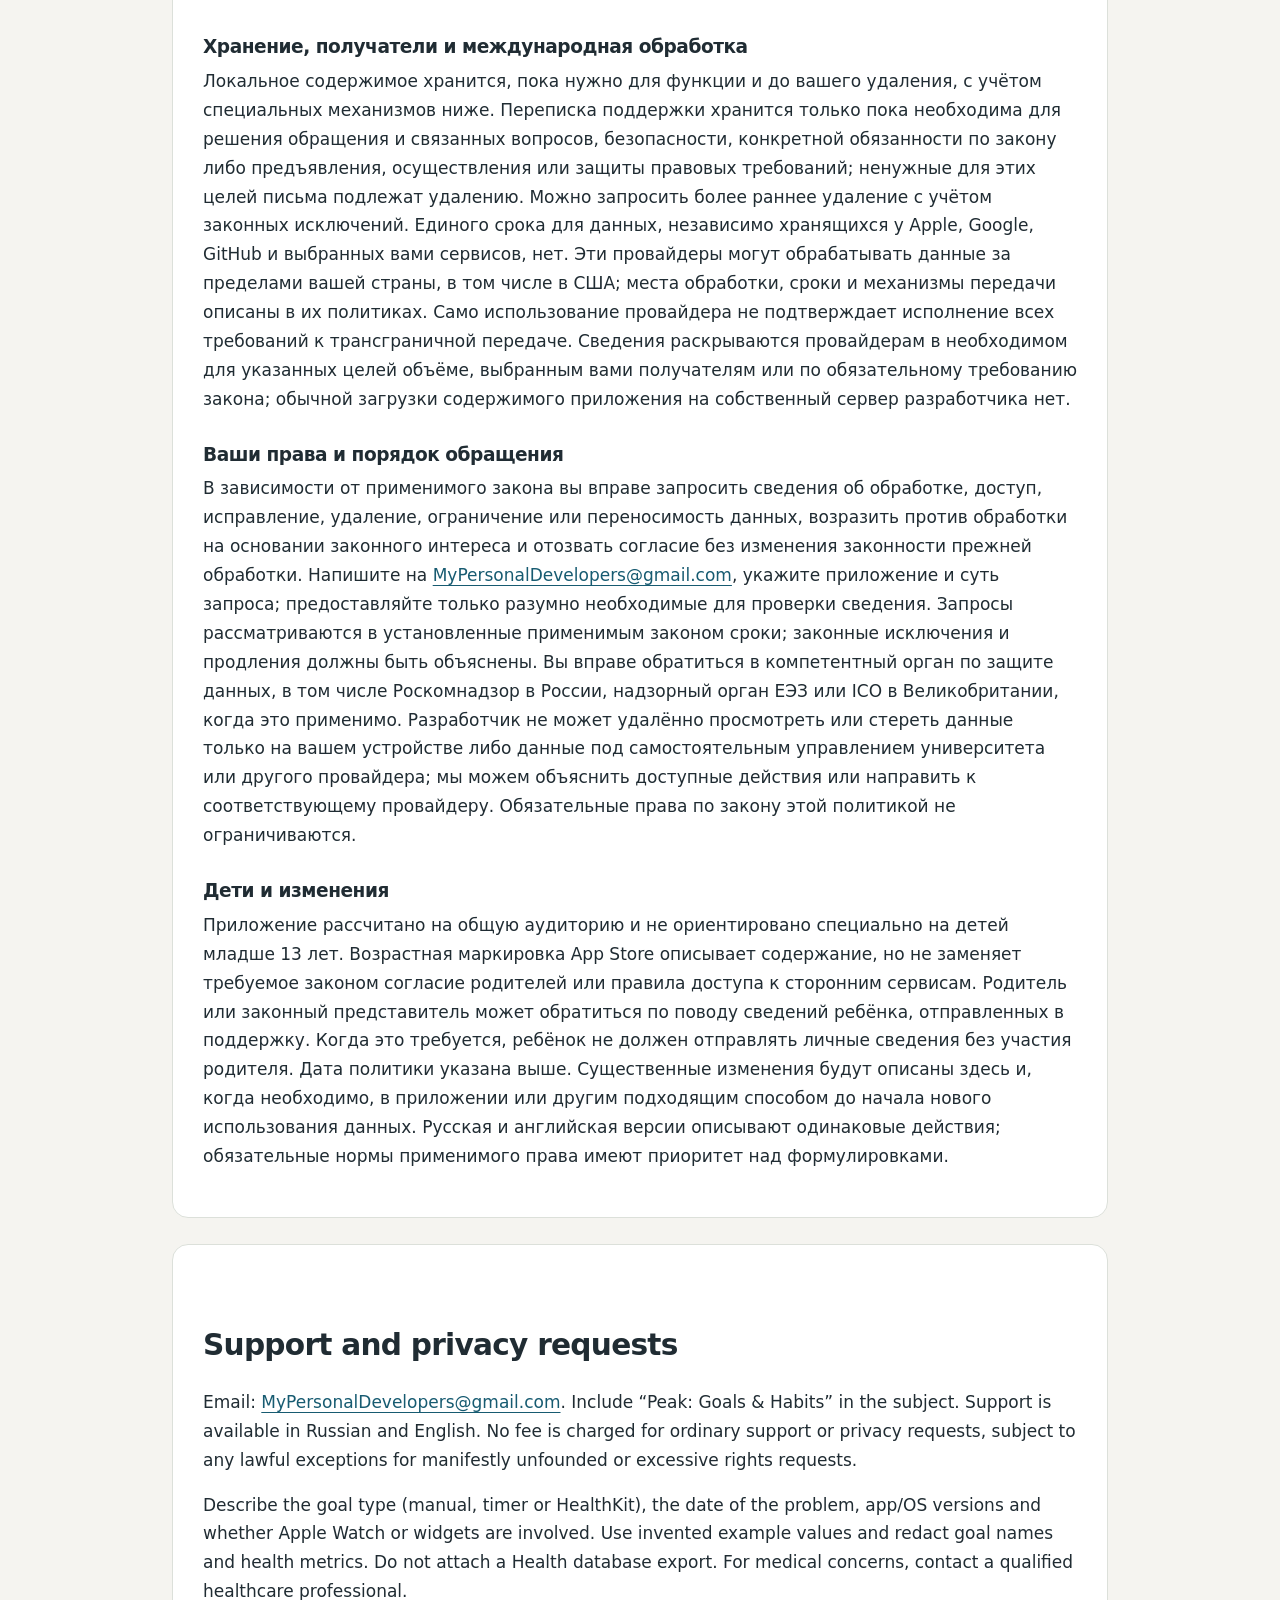
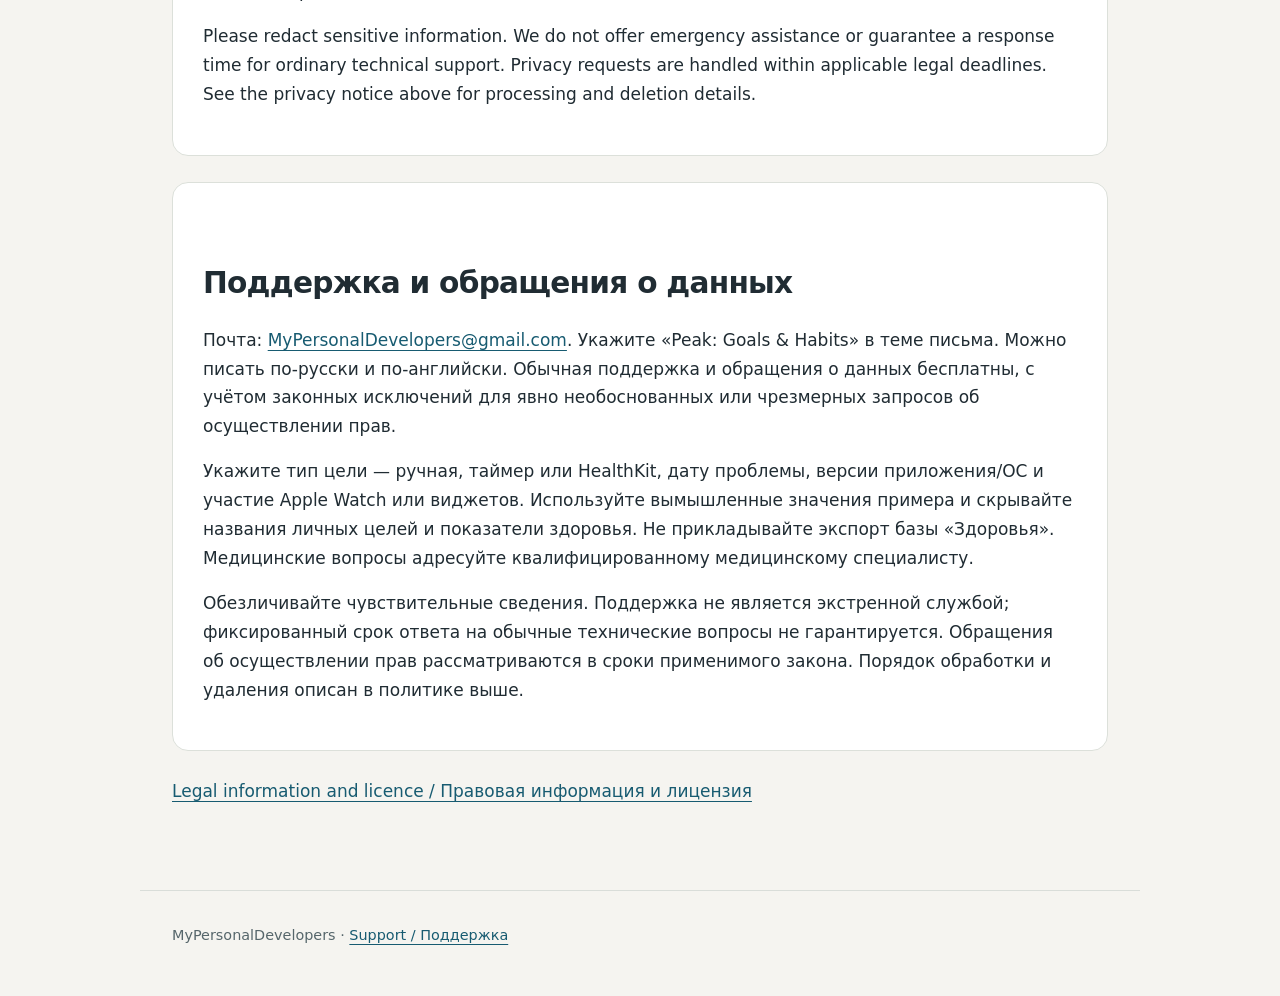
<file: peak.html>
<!doctype html>
<html lang="en"><head><meta charset="utf-8"><meta name="viewport" content="width=device-width,initial-scale=1"><meta name="referrer" content="strict-origin-when-cross-origin"><title>Peak: Goals &amp; Habits — Privacy &amp; Support | MyPersonalDevelopers</title><meta name="description" content="Privacy notices, support and data controls for Univer, Peak, Plenka and MinePrine. English and Russian."><link rel="stylesheet" href="style.css"></head><body>
<header><a href="index.html">MyPersonalDevelopers</a><nav aria-label="Main navigation"><a href="index.html">Apps / Приложения</a><a href="terms.html">Legal / Правовая информация</a><a href="mailto:MyPersonalDevelopers@gmail.com">Contact / Связаться</a></nav></header>
<main><p class="eyebrow">Privacy · Support / Конфиденциальность · Поддержка</p><h1>Peak: Goals & Habits</h1><p class="lead">Goals, habits & activity / Цели, привычки и активность</p><p class="meta">Effective / Действует с: 21 October 2026 / 21 октября 2026 · Current free version / Текущая бесплатная версия</p><nav class="toc" aria-label="Page contents"><a href="#privacy-en">Privacy — English</a><a href="#privacy-ru">Конфиденциальность — Русский</a><a href="#support-en">Support — English</a><a href="#support-ru">Поддержка — Русский</a></nav><section class="language" lang="en" id="privacy-en"><h2>Privacy notice</h2><h3>Developer and scope</h3><p>The developer identified on the <a href="terms.html">legal information page</a> publishes this app and is responsible for the processing described here that the developer determines. Contact for support and privacy requests: <a href="mailto:MyPersonalDevelopers@gmail.com">MyPersonalDevelopers@gmail.com</a>. This notice covers the current free app and its companion features where available, and the support website. It is a notice of actual practices, not blanket consent to new uses of data.</p><h3>Goals and device features</h3><p>Peak stores goal titles, categories, targets, reminders, progress history, timer settings, preferences and any data you import. These features use local storage and a shared App Group for the app and widgets. The Apple Watch companion uses WatchConnectivity to exchange goals, categories, progress and timer state with the paired iPhone. Widgets, notifications and Live Activities may display goal information on the lock screen or other system surfaces; manage their visibility in system settings. The app does not create a developer-hosted user account.</p><h3>HealthKit</h3><p>With the access you grant, automatic goals can read HealthKit information including sleep and bedtime; steps, active energy, walking/running, cycling and swimming distance; exercise and stand time, floors climbed, workouts and yoga; mindful sessions and handwashing; water and nutrition (protein, carbohydrate, fat, fibre, sugar and caffeine); body mass, heart rate, resting heart rate, heart-rate variability and blood oxygen. Available metrics depend on the device, system and recorded source data. Read values are used to populate goal progress and history. The inspected authorization requests read access and does not request permission to write HealthKit samples. Refusing Health access leaves manual goal features available. You can revoke categories in the Health app or system privacy settings. The developer does not receive your HealthKit store on a developer-operated server and does not use health information for advertising, data brokerage or insurance decisions. Peak is a goal-tracking tool, not medical advice, diagnosis or treatment.</p><div class="notice"><h3>Important: current iCloud behavior</h3><p>The currently inspected implementation can automatically place goals, categories and progress history into Apple iCloud key-value storage when iCloud is available. This snapshot is not limited to manual goals: it can include progress derived from HealthKit. The developer does not have a dashboard or server for reading this private store. Nevertheless, this is an off-device transfer to Apple, not purely local processing. Apple’s App Review Guideline 5.1.3(ii) prohibits storing personal health information in iCloud. This notice does not authorize that behavior or cure it. The cloud path must be corrected and this notice rechecked before public App Store release. To avoid this path in the current implementation, do not grant Peak Health access while its iCloud synchronization is active. Revoking access later does not erase values already imported or uploaded.</p></div><h3>Managing and deleting Peak data</h3><p>Delete goals in the app and use the trash’s permanent-delete controls if you want to remove their retained history from the active app library. Archiving or moving an item to trash is not permanent deletion. Imported/exported JSON backups and copies shared with other apps are separate. Removing Peak does not delete records from Apple Health or copies retained by iCloud, Apple Watch, backups or another device. Revoking Health access stops new reads but does not erase earlier goal history. Manage Health records in Apple Health and any app data exposed by iCloud storage settings separately; contact support if you cannot locate a cloud-data control. The developer cannot remotely erase your private Apple storage. Deletions or migrations should not be assumed to remove every old cloud snapshot until the cloud path has been corrected and verified.</p><h3>Advertising, tracking and payments</h3><p>The current free version has no advertising, advertising identifiers, cross-app tracking SDKs, developer-operated analytics SDKs, paid subscriptions or in-app purchases. The developer does not sell personal data or share it for targeted advertising. Future paid features or different data uses are not authorized by this notice: relevant disclosures and any legally required notices or consent must be provided before they start.</p><h3>Support correspondence</h3><p>If you email <a href="mailto:MyPersonalDevelopers@gmail.com">MyPersonalDevelopers@gmail.com</a>, the developer receives your email address, the information in your message and any attachments you choose to send. This is used to reply, investigate the reported issue, protect users and handle privacy requests. The mailbox uses Gmail, supplied by Google; email providers process delivery and mailbox information under their terms. See <a href="https://policies.google.com/privacy">Google Privacy Policy</a>. Do not send passwords, authentication codes, medical records, full university correspondence or other people’s personal data. Redact screenshots and logs before sending them. Email is optional; no support form or email content is collected by this website.</p><h3>Website hosting</h3><p>This static website is hosted on GitHub Pages. It has no developer-added cookies, advertising, analytics scripts, external fonts, embedded videos, forms or user accounts. GitHub logs and stores visitors’ IP addresses for security when serving Pages, even without a GitHub account; other connection information is handled under its privacy statement. See <a href="https://docs.github.com/en/pages/getting-started-with-github-pages/what-is-github-pages#data-collection">GitHub Pages: data collection</a> and <a href="https://docs.github.com/en/site-policy/privacy-policies/github-general-privacy-statement">GitHub Privacy Statement</a>. The developer does not receive an individual visitor log through this website. Following an external link or sending an email uses the destination provider’s services.</p><h3>Apple services and diagnostics</h3><p>Apple operates the App Store, operating-system permissions, device backup and Apple services used by the app. If you enable sharing with Apple or developers, Apple may provide crash or app-usage reports through its developer services. The developer may use reports made available by Apple to diagnose faults and improve reliability; no separate automatic reporting SDK is included. Apple’s own collection and retention are described in <a href="https://www.apple.com/legal/privacy/">Apple Privacy Policy</a>. System backups, iCloud Photos and user-selected Files providers may hold copies independently of the app.</p><h3>Purposes and legal grounds</h3><p>Data is used to provide the features you request, store your choices, respond to support, secure the service and meet applicable legal obligations. Where GDPR or a similar law applies, ordinary processing necessary to provide a requested service relies on contractual necessity; optional processing relies on consent where required; limited support and security processing may rely on legitimate interests in resolving requests and protecting users, subject to your rights; legally required records rely on the relevant legal obligation. Health or other specially protected information requires an applicable additional legal condition where that law requires one. A system permission is a device control and must not be treated as unrestricted legal consent. You can refuse optional access and revoke it in system settings; the corresponding feature may then stop working. There is no developer-operated automated decision-making with legal or similarly significant effects.</p><h3>Retention, recipients and international processing</h3><p>Local app content is retained while needed for the feature and until you delete it, subject to the specific controls below. Support messages are kept only while necessary to resolve the request and follow-up, maintain security or meet a specific legal obligation or establish, exercise or defend a legal claim; messages no longer needed for those purposes should be deleted. You can request earlier deletion, subject to applicable legal exceptions. There is no fixed universal retention period for data held independently by Apple, Google, GitHub or a service you choose. These providers may process data outside your country, including in the United States; their policies explain their processing locations, retention and transfer arrangements. Their use does not establish that every international transfer requirement has been met. Information is disclosed to service providers as needed for the described purposes, to recipients you select, or where legally required; no app content is routinely uploaded to a developer-operated server.</p><h3>Your rights and how to contact us</h3><p>Depending on the law that applies, you may request information about processing, access, correction, deletion, restriction or portability, object to processing based on legitimate interests and withdraw consent without affecting prior lawful processing. Write to <a href="mailto:MyPersonalDevelopers@gmail.com">MyPersonalDevelopers@gmail.com</a> and identify the app and request; provide only what is reasonably needed to verify the request. We handle requests within applicable legal deadlines, with any lawful exceptions or extensions explained. You may complain to your competent data protection authority, including Roskomnadzor in Russia, an EEA supervisory authority or the UK ICO where applicable. The developer cannot remotely inspect or erase data held only on your device or independently controlled by a university or another provider; we can explain the available controls or direct you to the relevant provider. Nothing here limits mandatory statutory rights.</p><h3>Children and changes</h3><p>The app is intended for a general audience and is not specifically directed at children under 13. The App Store age rating describes content; it is not a substitute for any legally required parental consent or service eligibility rules. Parents or guardians can contact the developer about a child’s information sent to support. Children should not send personal information to support without a parent or guardian where required. This notice is dated above. Material changes will be explained here and through the app or other appropriate means where required before a new use begins. English and Russian versions aim to describe the same practices; mandatory local law takes priority over any wording.</p></section><section class="language" lang="ru" id="privacy-ru"><h2>Политика конфиденциальности</h2><h3>Разработчик и область действия</h3><p>Разработчик, указанный на <a href="terms.html">странице правовой информации</a>, публикует приложение и отвечает за описанную здесь обработку, цели и способы которой определяет разработчик. Почта для поддержки и обращений о данных: <a href="mailto:MyPersonalDevelopers@gmail.com">MyPersonalDevelopers@gmail.com</a>. Политика относится к текущей бесплатной версии, связанным функциям приложений-компаньонов при их наличии и сайту поддержки. Это описание фактических действий, а не общее согласие на новые способы использования данных.</p><h3>Цели и функции устройств</h3><p>Peak хранит названия целей, категории, плановые значения, напоминания, историю прогресса, параметры таймеров, настройки и импортированные вами данные. Для этого используются локальное хранилище и общая группа App Group приложения и виджетов. Компаньон Apple Watch через WatchConnectivity обменивается целями, категориями, прогрессом и состоянием таймеров с сопряжённым iPhone. Виджеты, уведомления и Live Activities могут показывать сведения о целях на экране блокировки и других системных экранах; видимость настраивается в системе. Учётной записи на сервере разработчика приложение не создаёт.</p><h3>HealthKit</h3><p>С предоставленным вами доступом автоматические цели могут читать из HealthKit: сон и время отхода ко сну; шаги, активную энергию, дистанции ходьбы/бега, велосипеда и плавания; время упражнений и стояния, этажи, тренировки и йогу; минуты осознанности и мытьё рук; воду и питание — белки, углеводы, жиры, клетчатку, сахар и кофеин; массу тела, пульс, пульс в покое, вариабельность пульса и насыщение крови кислородом. Доступность зависит от устройства, системы и исходных записей. Прочитанные значения используются для прогресса и истории целей. Проверенный запрос авторизации запрашивает чтение, без разрешения на запись образцов HealthKit. При отказе от доступа остаются ручные цели. Категории доступа можно отозвать в «Здоровье» или системных настройках конфиденциальности. Разработчик не получает вашу базу HealthKit на свой сервер и не использует сведения о здоровье для рекламы, продажи данных и страховых решений. Peak служит для отслеживания целей, а не для медицинских рекомендаций, диагностики или лечения.</p><div class="notice"><h3>Важно: текущее поведение iCloud</h3><p>Проверенная текущая реализация может автоматически помещать цели, категории и историю прогресса в хранилище ключей и значений Apple iCloud при доступном iCloud. Снимок не ограничен ручными целями: он может включать прогресс, полученный из HealthKit. У разработчика нет панели или сервера для чтения этого личного хранилища. Тем не менее это передача Apple за пределы устройства, а не только локальная обработка. Правило Apple App Review 5.1.3(ii) запрещает хранить персональные сведения о здоровье в iCloud. Эта политика не разрешает и не исправляет такое поведение. До публичного выпуска в App Store необходимо исправить облачный путь и заново проверить текст. Чтобы избежать этого пути в текущей реализации, не предоставляйте Peak доступ к «Здоровью» при действующей синхронизации iCloud. Последующий отзыв доступа не удаляет ранее импортированные или загруженные значения.</p></div><h3>Управление и удаление данных Peak</h3><p>Удаляйте цели в приложении; для удаления сохраняющейся истории из активной библиотеки используйте окончательное удаление в корзине. Архивирование и помещение в корзину не являются окончательным удалением. Импортированные и экспортированные JSON-копии и данные, переданные другим приложениям, существуют отдельно. Удаление Peak не стирает записи Apple Health и копии в iCloud, Apple Watch, резервных копиях и на других устройствах. Отзыв доступа к HealthKit прекращает новое чтение, но не удаляет прежнюю историю целей. Записи «Здоровья» и данные приложения, доступные через управление хранилищем iCloud, управляйте отдельно; если облачное управление найти не удаётся, обратитесь в поддержку. Разработчик не может удалённо стереть ваше личное хранилище Apple. До исправления и проверки облачного пути нельзя считать, что удаление или миграция убирает все старые облачные снимки.</p><h3>Реклама, отслеживание и оплата</h3><p>В текущей бесплатной версии нет рекламы, рекламных идентификаторов, SDK межсервисного отслеживания, собственных SDK аналитики разработчика, платных подписок и встроенных покупок. Разработчик не продаёт персональные данные и не передаёт их для таргетированной рекламы. Эта политика не разрешает будущие платные функции или новые способы обработки: необходимые раскрытия, уведомления и согласия должны быть оформлены до их запуска.</p><h3>Обращения в поддержку</h3><p>Если вы пишете на <a href="mailto:MyPersonalDevelopers@gmail.com">MyPersonalDevelopers@gmail.com</a>, разработчик получает ваш email, содержание письма и выбранные вами вложения. Они используются для ответа, разбора указанной проблемы, защиты пользователей и исполнения запросов о данных. Почта работает через Gmail компании Google; почтовые провайдеры обрабатывают доставку и хранение по своим условиям. См. <a href="https://policies.google.com/privacy">Google Privacy Policy</a>. Не отправляйте пароли, коды входа, медицинские документы, полную университетскую переписку и чужие персональные данные. Обезличивайте скриншоты и журналы. Обращение по email добровольно; на сайте нет формы сбора обращений или содержания писем.</p><h3>Хостинг сайта</h3><p>Этот статический сайт размещён на GitHub Pages. Разработчик не добавляет cookie, рекламу, скрипты аналитики, внешние шрифты, встроенные видео, формы и учётные записи. При открытии Pages GitHub регистрирует и хранит IP-адреса посетителей в целях безопасности, в том числе без входа в аккаунт; другие технические сведения обрабатываются согласно его политике. См. <a href="https://docs.github.com/en/pages/getting-started-with-github-pages/what-is-github-pages#data-collection">GitHub Pages: data collection</a> и <a href="https://docs.github.com/en/site-policy/privacy-policies/github-general-privacy-statement">GitHub Privacy Statement</a>. Через этот сайт разработчик не получает журнал отдельных посетителей. Переход по внешней ссылке и отправка email используют сервисы соответствующего провайдера.</p><h3>Сервисы Apple и диагностика</h3><p>Apple обеспечивает работу App Store, системных разрешений, резервного копирования устройства и используемых приложением сервисов Apple. Если вы включили отправку данных Apple или разработчикам, Apple может предоставлять отчёты о сбоях и использовании через сервисы для разработчиков. Разработчик может использовать доступные от Apple отчёты для поиска ошибок и повышения надёжности; отдельный SDK автоматической отправки отчётов не встроен. Собственная обработка и сроки хранения Apple описаны в <a href="https://www.apple.com/legal/privacy/">Apple Privacy Policy</a>. Системные резервные копии, «Фото iCloud» и выбранные вами поставщики «Файлов» могут хранить копии независимо от приложения.</p><h3>Цели и основания обработки</h3><p>Данные используются для запрошенных вами функций, сохранения настроек, ответа на обращения, защиты сервиса и исполнения применимых требований закона. Когда применяется GDPR или аналогичный закон, обычная обработка, необходимая для предоставления запрошенного сервиса, основана на необходимости исполнения договора; необязательная обработка — на согласии, когда оно требуется; ограниченная обработка для поддержки и безопасности может опираться на законный интерес в разрешении обращений и защите пользователей с учётом ваших прав; обязательное хранение — на соответствующей правовой обязанности. Для сведений о здоровье и других особо защищаемых данных требуется дополнительное допустимое основание там, где его требует закон. Системное разрешение управляет доступом на устройстве и не означает неограниченного юридического согласия. Необязательный доступ можно не предоставлять или отозвать в настройках системы; связанная функция может перестать работать. Разработчик не принимает автоматизированных решений с юридическими или сопоставимыми существенными последствиями.</p><h3>Хранение, получатели и международная обработка</h3><p>Локальное содержимое хранится, пока нужно для функции и до вашего удаления, с учётом специальных механизмов ниже. Переписка поддержки хранится только пока необходима для решения обращения и связанных вопросов, безопасности, конкретной обязанности по закону либо предъявления, осуществления или защиты правовых требований; ненужные для этих целей письма подлежат удалению. Можно запросить более раннее удаление с учётом законных исключений. Единого срока для данных, независимо хранящихся у Apple, Google, GitHub и выбранных вами сервисов, нет. Эти провайдеры могут обрабатывать данные за пределами вашей страны, в том числе в США; места обработки, сроки и механизмы передачи описаны в их политиках. Само использование провайдера не подтверждает исполнение всех требований к трансграничной передаче. Сведения раскрываются провайдерам в необходимом для указанных целей объёме, выбранным вами получателям или по обязательному требованию закона; обычной загрузки содержимого приложения на собственный сервер разработчика нет.</p><h3>Ваши права и порядок обращения</h3><p>В зависимости от применимого закона вы вправе запросить сведения об обработке, доступ, исправление, удаление, ограничение или переносимость данных, возразить против обработки на основании законного интереса и отозвать согласие без изменения законности прежней обработки. Напишите на <a href="mailto:MyPersonalDevelopers@gmail.com">MyPersonalDevelopers@gmail.com</a>, укажите приложение и суть запроса; предоставляйте только разумно необходимые для проверки сведения. Запросы рассматриваются в установленные применимым законом сроки; законные исключения и продления должны быть объяснены. Вы вправе обратиться в компетентный орган по защите данных, в том числе Роскомнадзор в России, надзорный орган ЕЭЗ или ICO в Великобритании, когда это применимо. Разработчик не может удалённо просмотреть или стереть данные только на вашем устройстве либо данные под самостоятельным управлением университета или другого провайдера; мы можем объяснить доступные действия или направить к соответствующему провайдеру. Обязательные права по закону этой политикой не ограничиваются.</p><h3>Дети и изменения</h3><p>Приложение рассчитано на общую аудиторию и не ориентировано специально на детей младше 13 лет. Возрастная маркировка App Store описывает содержание, но не заменяет требуемое законом согласие родителей или правила доступа к сторонним сервисам. Родитель или законный представитель может обратиться по поводу сведений ребёнка, отправленных в поддержку. Когда это требуется, ребёнок не должен отправлять личные сведения без участия родителя. Дата политики указана выше. Существенные изменения будут описаны здесь и, когда необходимо, в приложении или другим подходящим способом до начала нового использования данных. Русская и английская версии описывают одинаковые действия; обязательные нормы применимого права имеют приоритет над формулировками.</p></section><section class="language" lang="en" id="support-en"><h2>Support and privacy requests</h2><p>Email: <a href="mailto:MyPersonalDevelopers@gmail.com">MyPersonalDevelopers@gmail.com</a>. Include “Peak: Goals & Habits” in the subject. Support is available in Russian and English. No fee is charged for ordinary support or privacy requests, subject to any lawful exceptions for manifestly unfounded or excessive rights requests.</p><p>Describe the goal type (manual, timer or HealthKit), the date of the problem, app/OS versions and whether Apple Watch or widgets are involved. Use invented example values and redact goal names and health metrics. Do not attach a Health database export. For medical concerns, contact a qualified healthcare professional.</p><p>Please redact sensitive information. We do not offer emergency assistance or guarantee a response time for ordinary technical support. Privacy requests are handled within applicable legal deadlines. See the privacy notice above for processing and deletion details.</p></section><section class="language" lang="ru" id="support-ru"><h2>Поддержка и обращения о данных</h2><p>Почта: <a href="mailto:MyPersonalDevelopers@gmail.com">MyPersonalDevelopers@gmail.com</a>. Укажите «Peak: Goals & Habits» в теме письма. Можно писать по-русски и по-английски. Обычная поддержка и обращения о данных бесплатны, с учётом законных исключений для явно необоснованных или чрезмерных запросов об осуществлении прав.</p><p>Укажите тип цели — ручная, таймер или HealthKit, дату проблемы, версии приложения/ОС и участие Apple Watch или виджетов. Используйте вымышленные значения примера и скрывайте названия личных целей и показатели здоровья. Не прикладывайте экспорт базы «Здоровья». Медицинские вопросы адресуйте квалифицированному медицинскому специалисту.</p><p>Обезличивайте чувствительные сведения. Поддержка не является экстренной службой; фиксированный срок ответа на обычные технические вопросы не гарантируется. Обращения об осуществлении прав рассматриваются в сроки применимого закона. Порядок обработки и удаления описан в политике выше.</p></section><p><a href="terms.html">Legal information and licence / Правовая информация и лицензия</a></p></main><footer><p>MyPersonalDevelopers · <a href="#support-en">Support / Поддержка</a></p></footer></body></html>
</file>
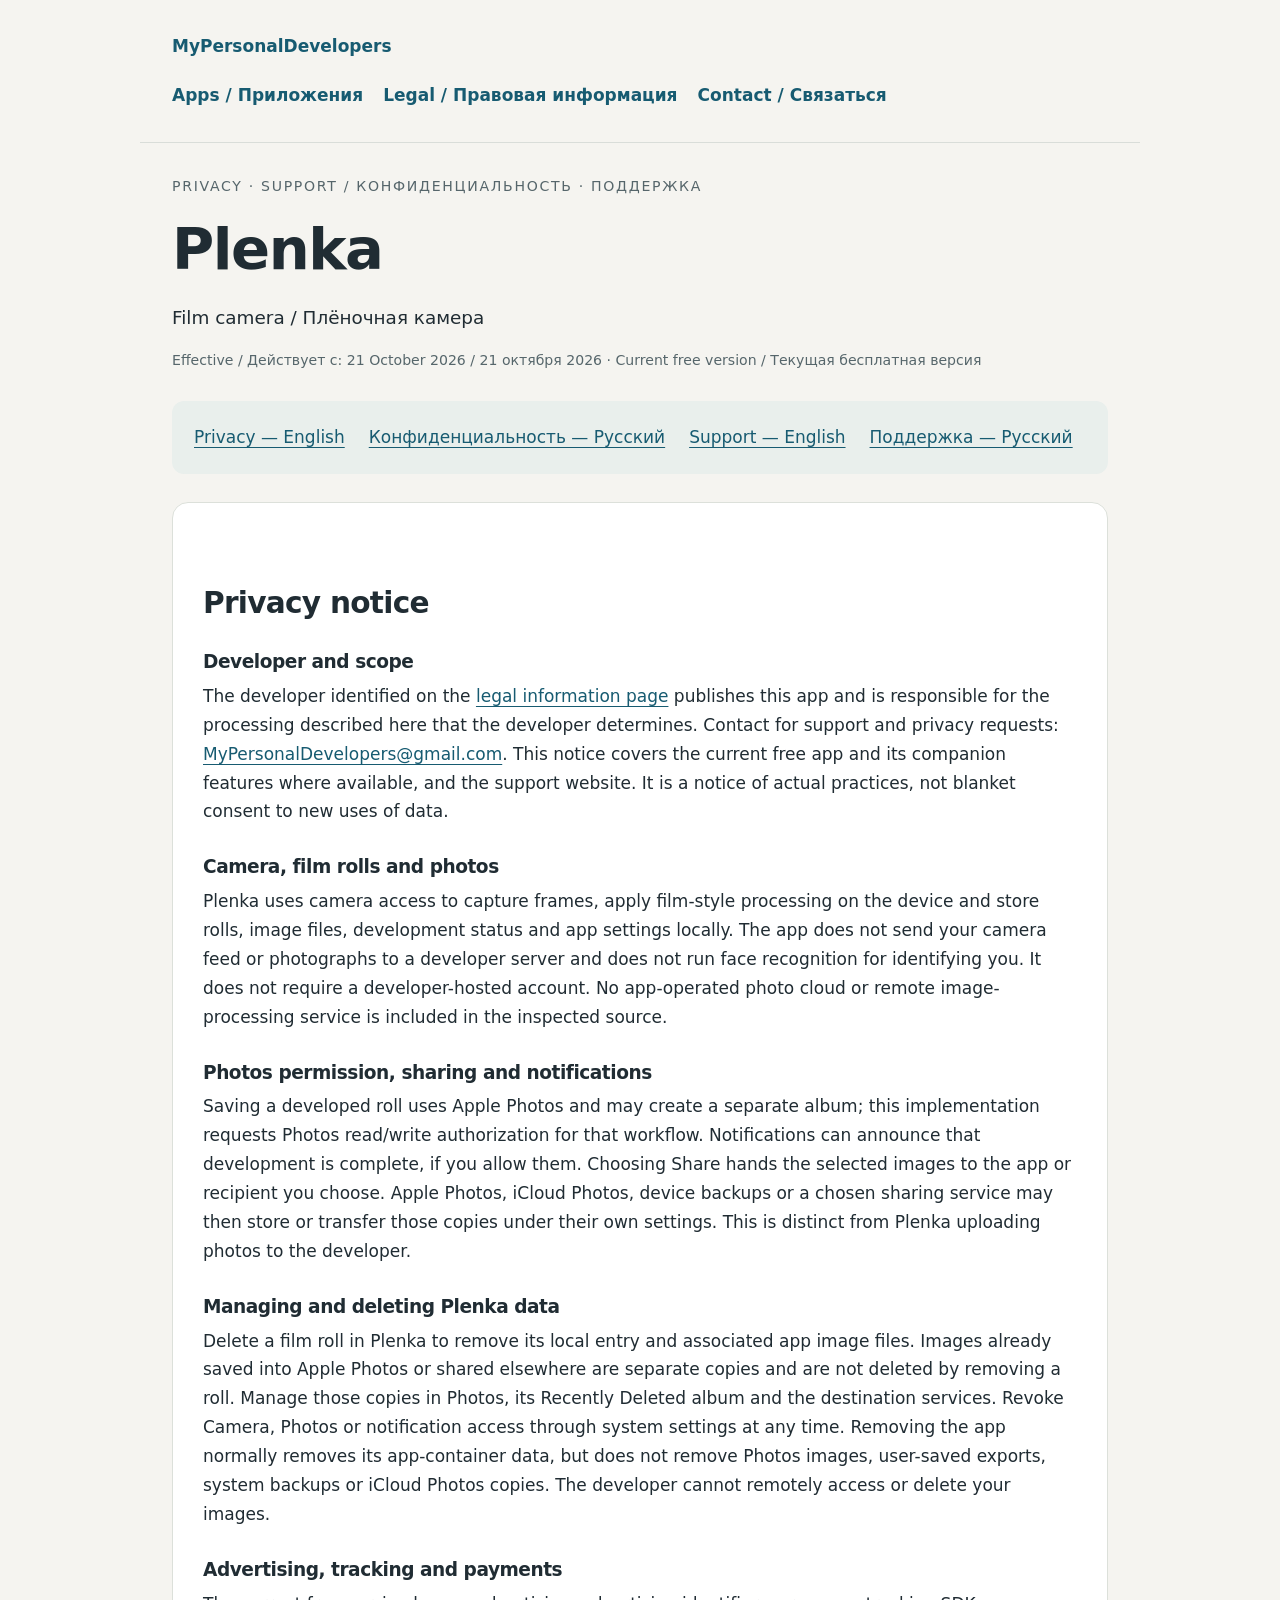
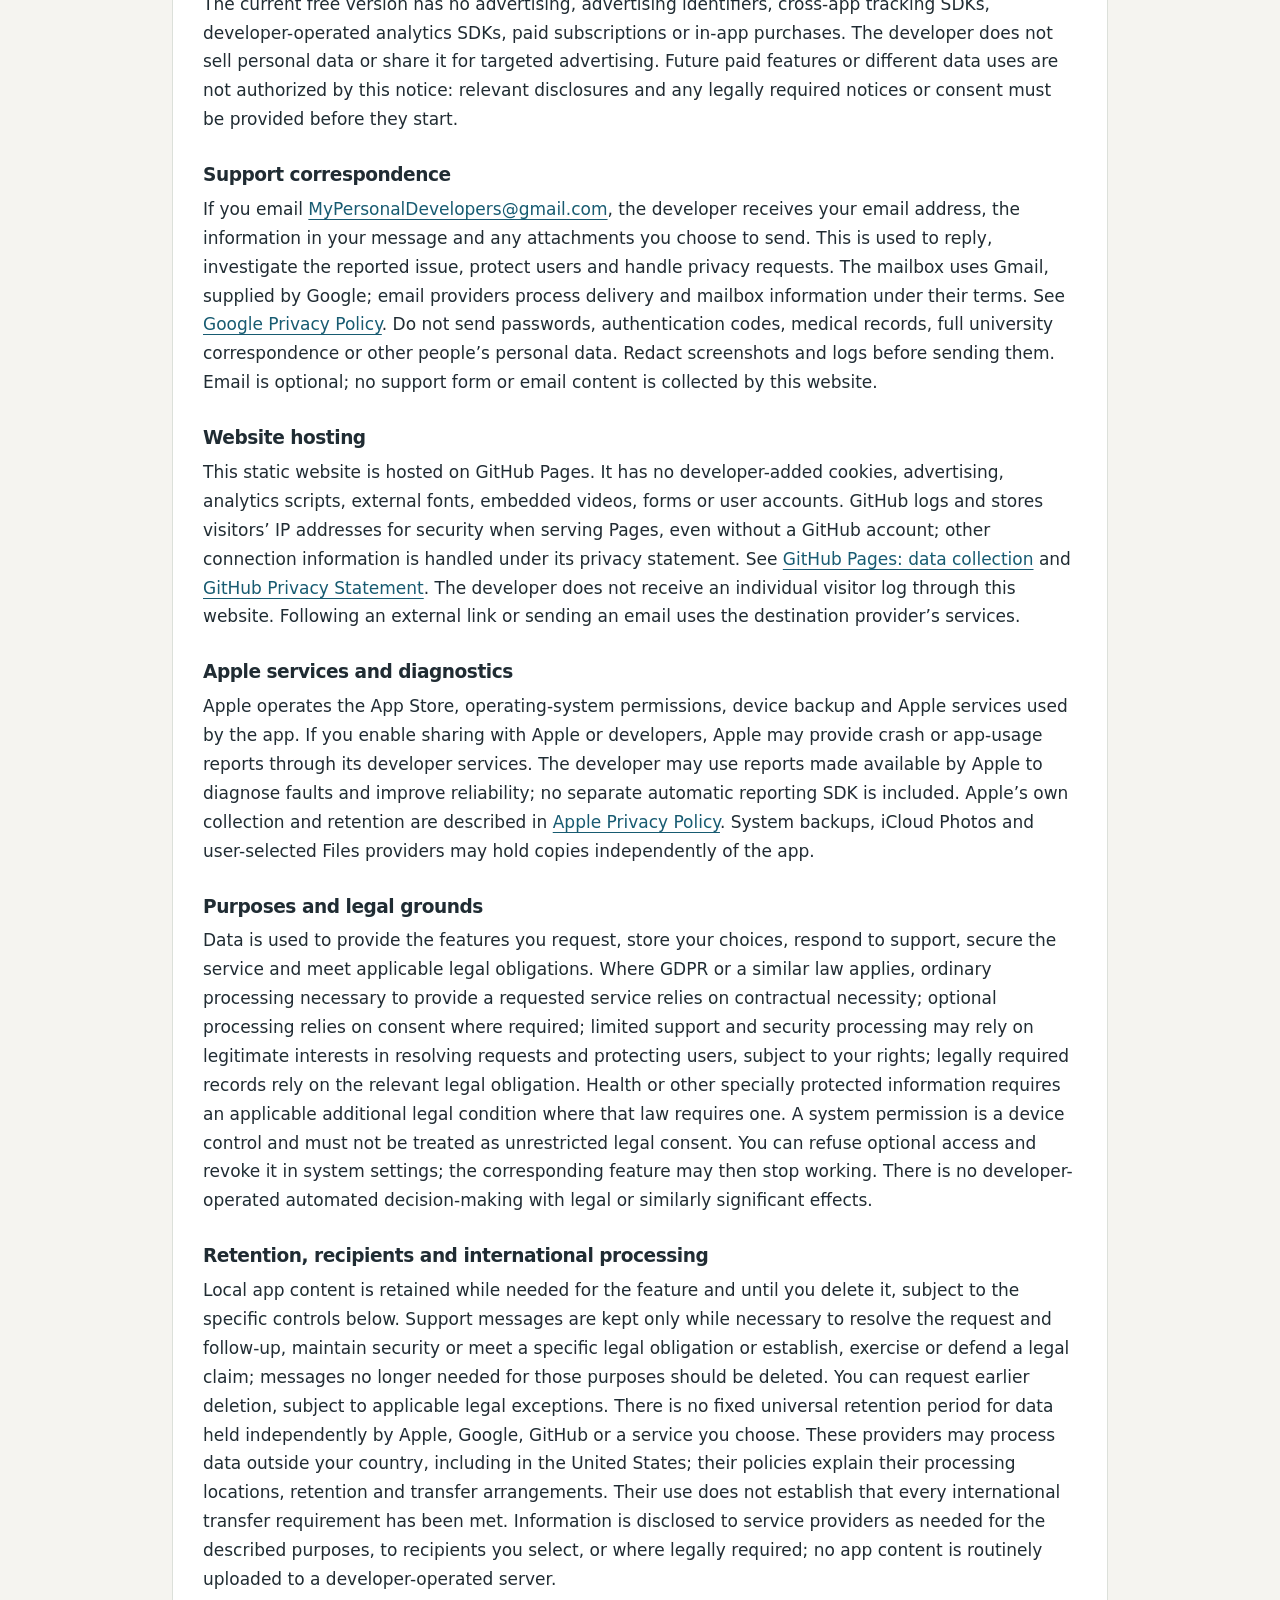
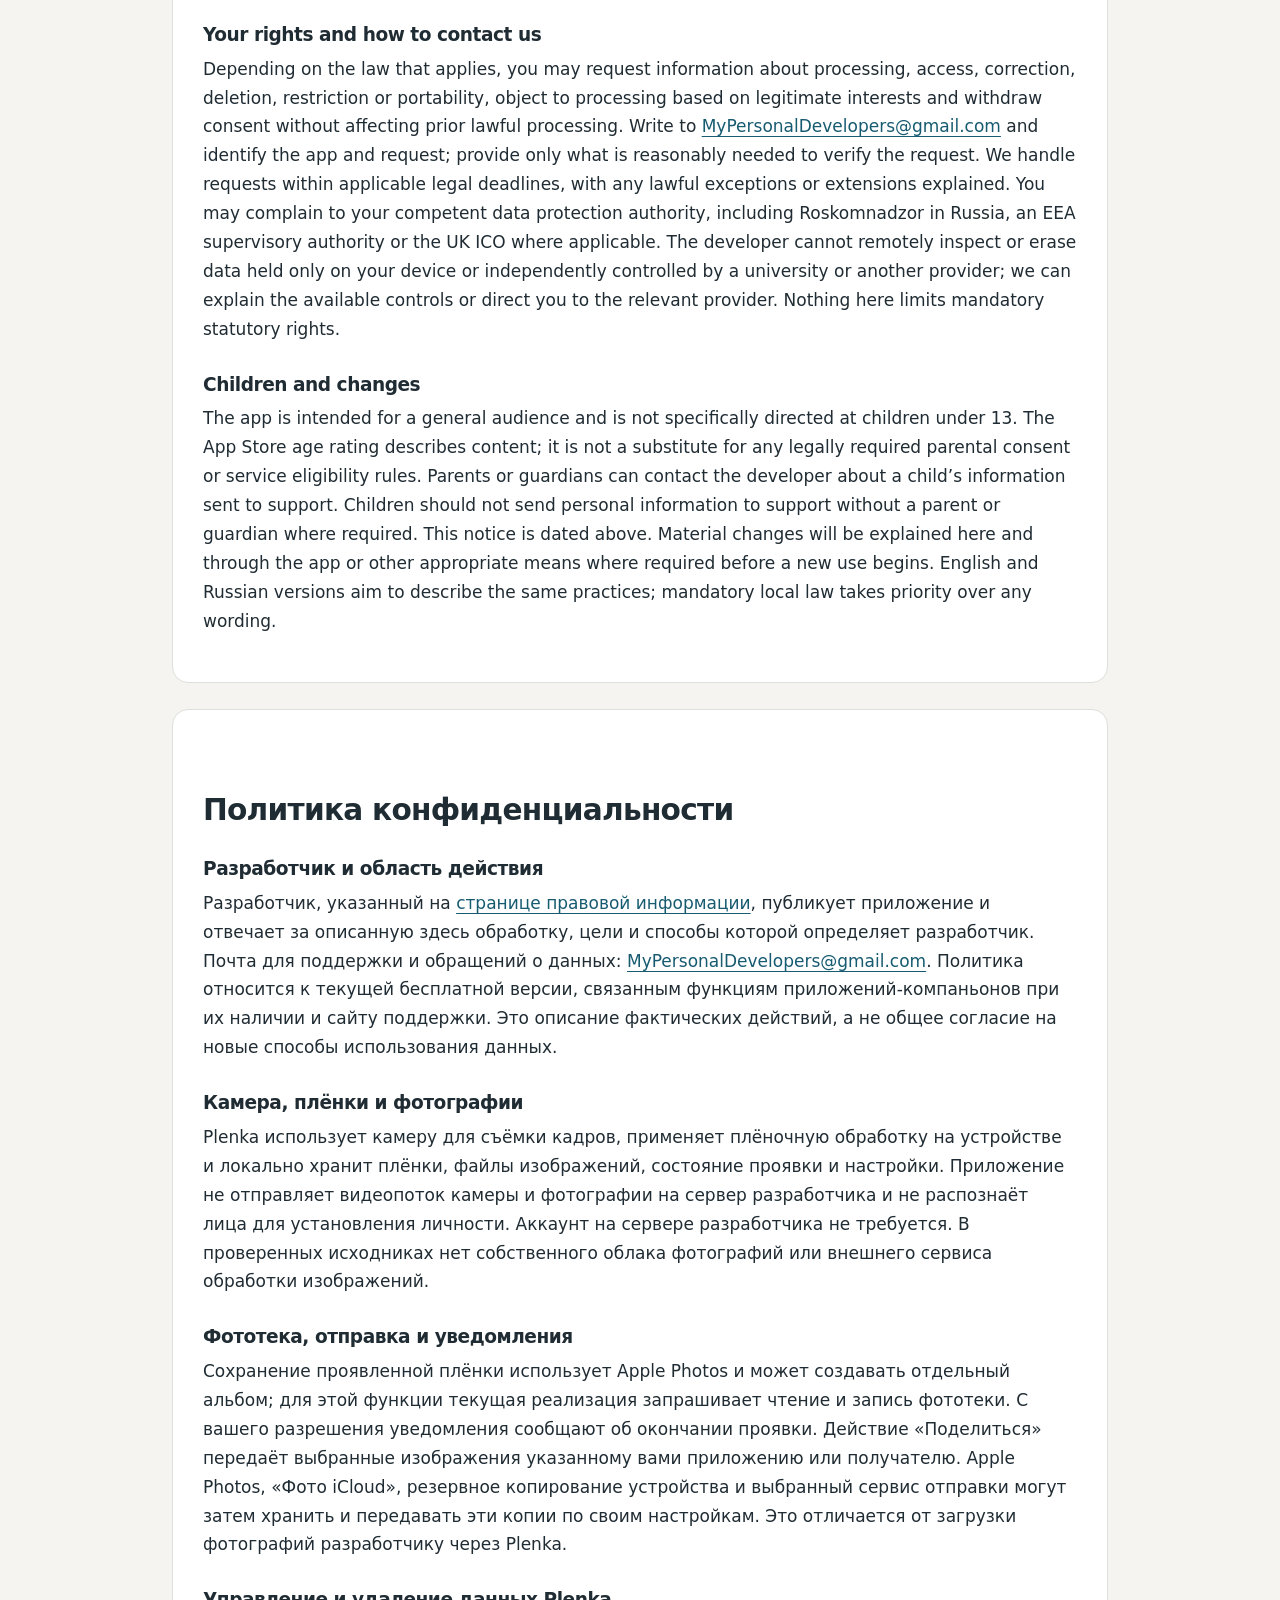
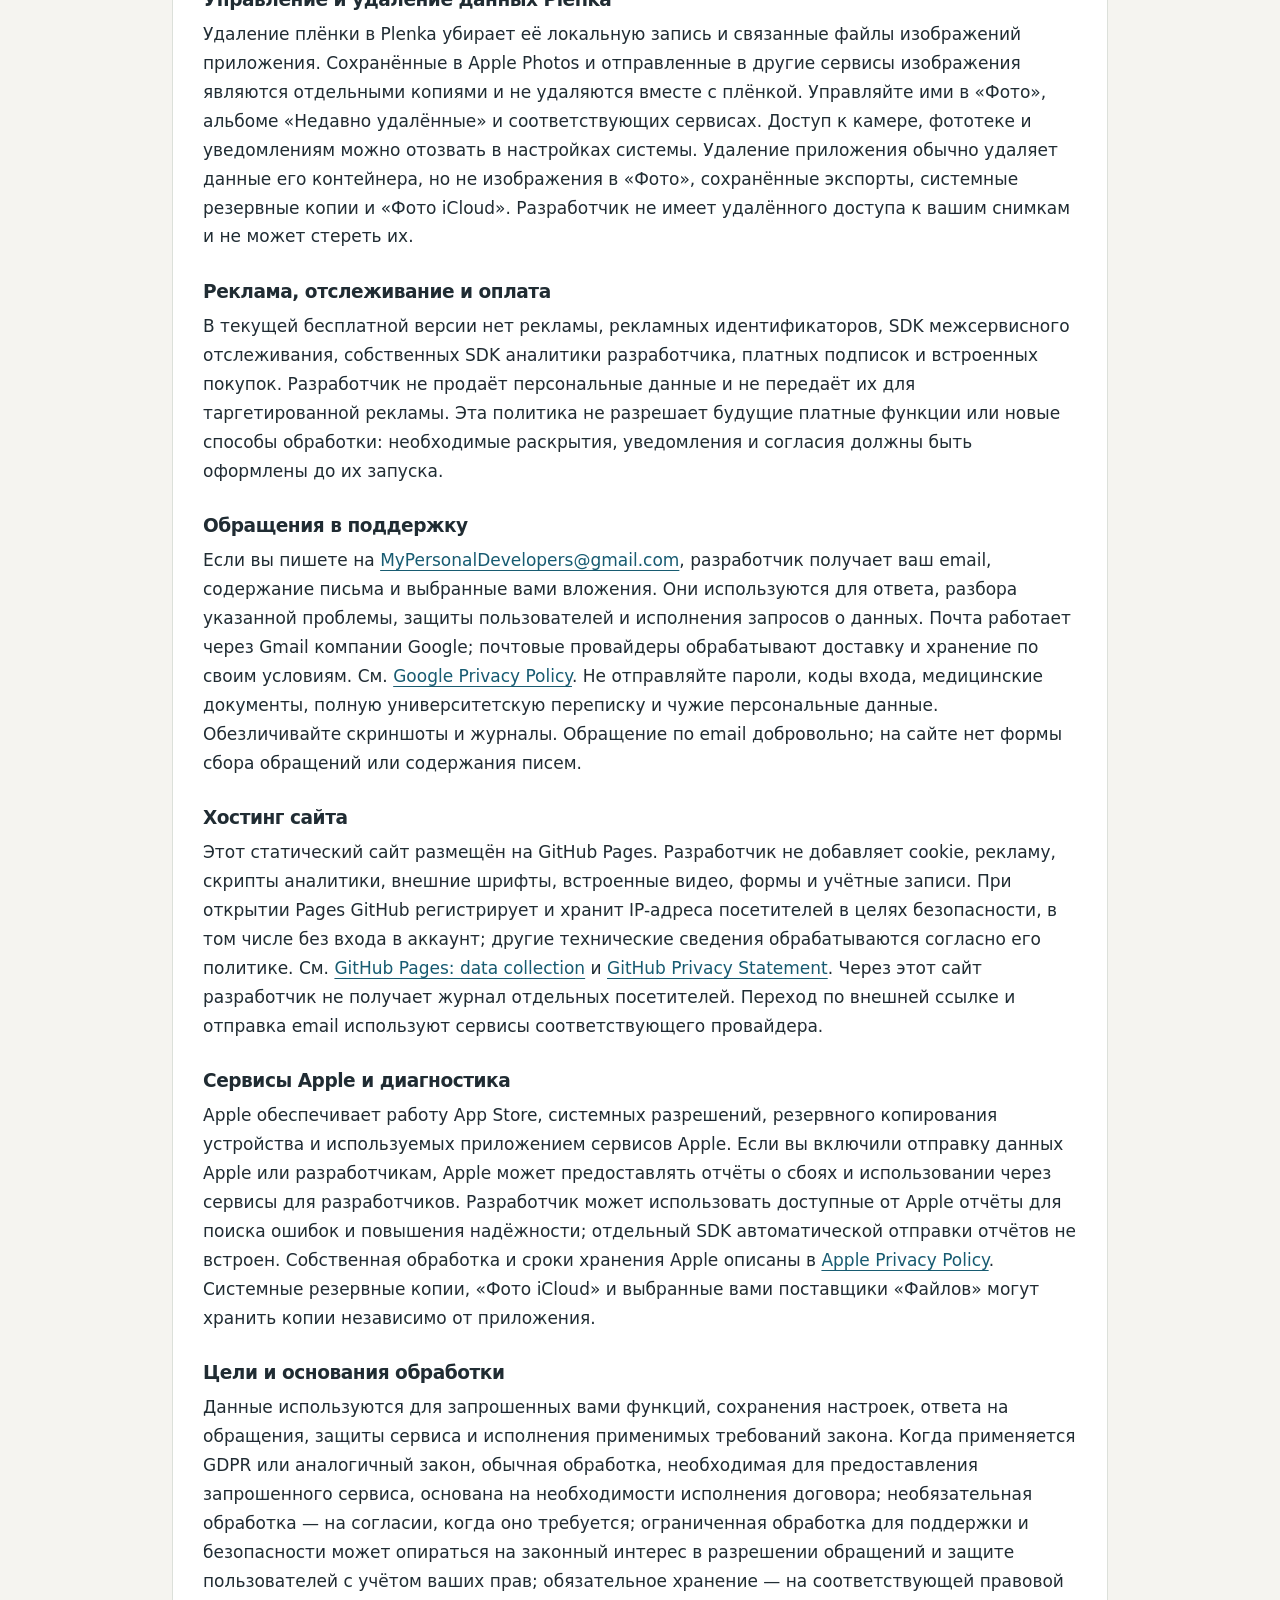
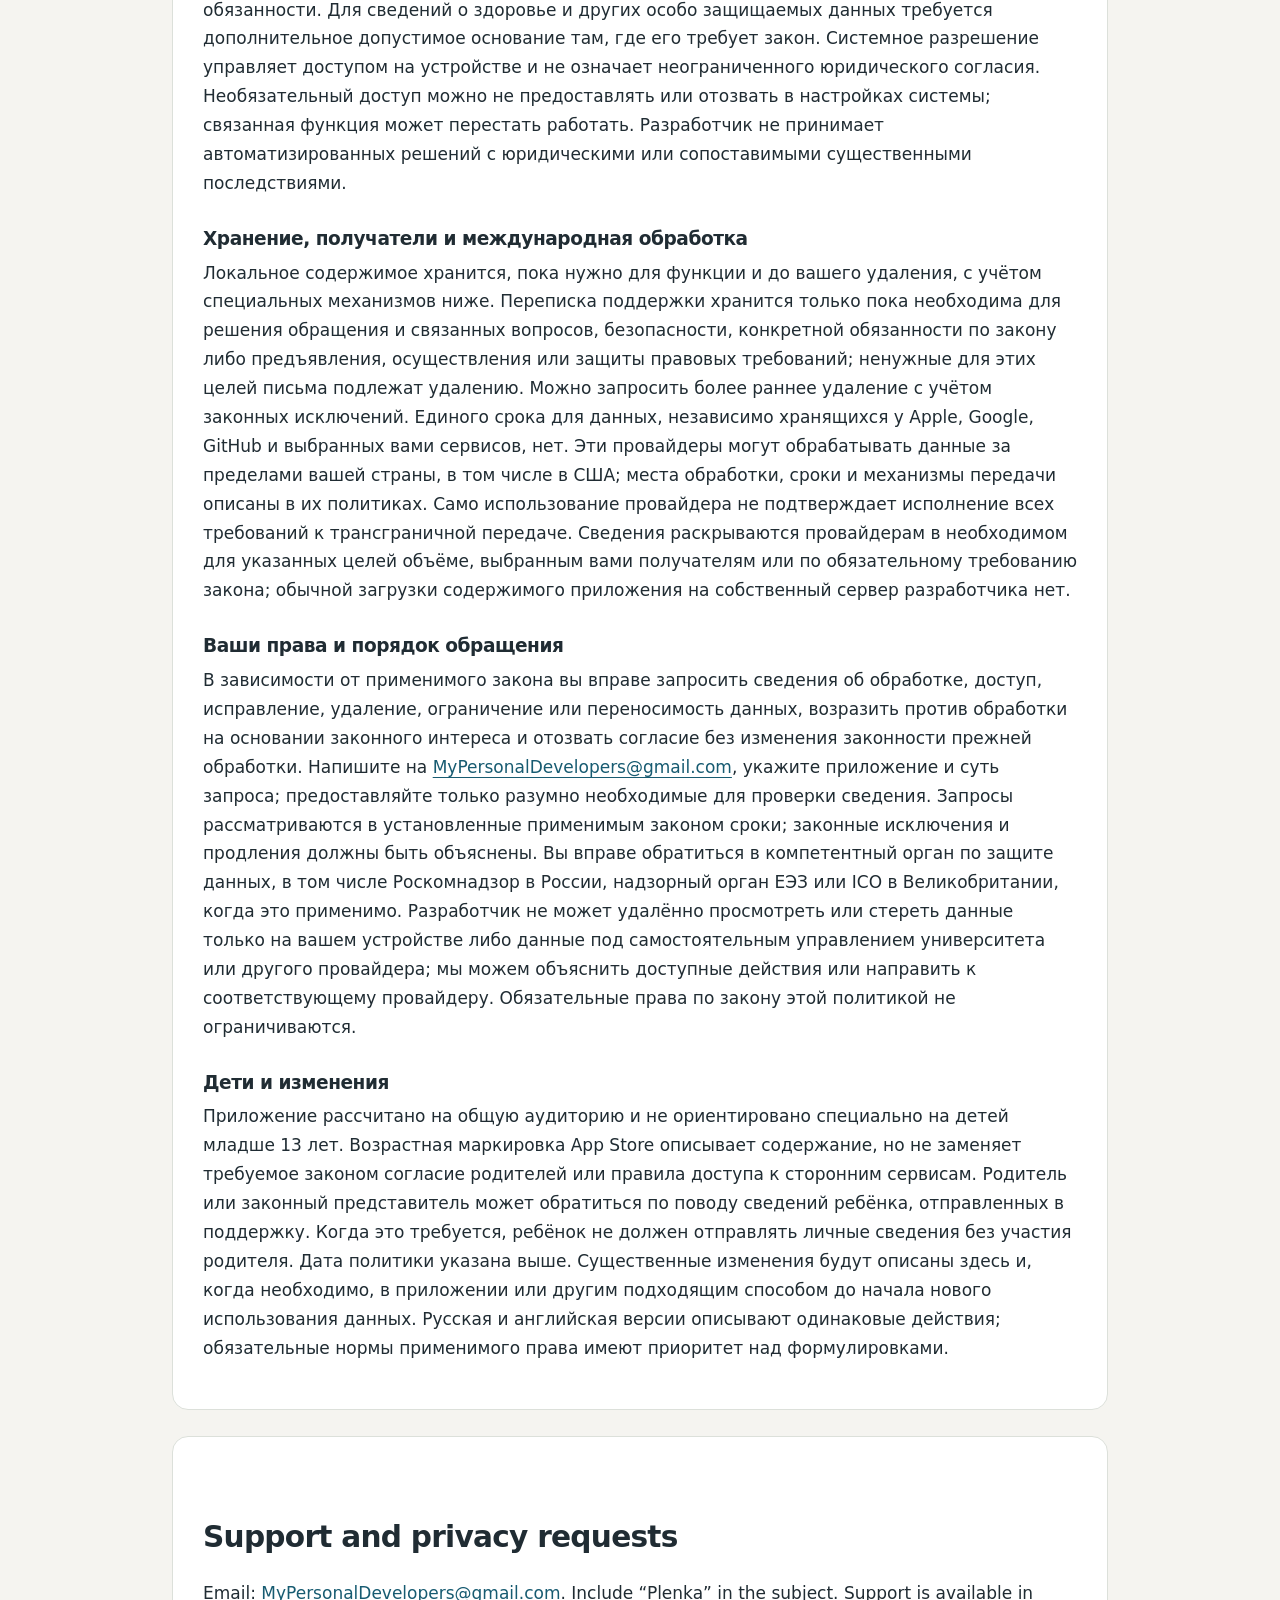
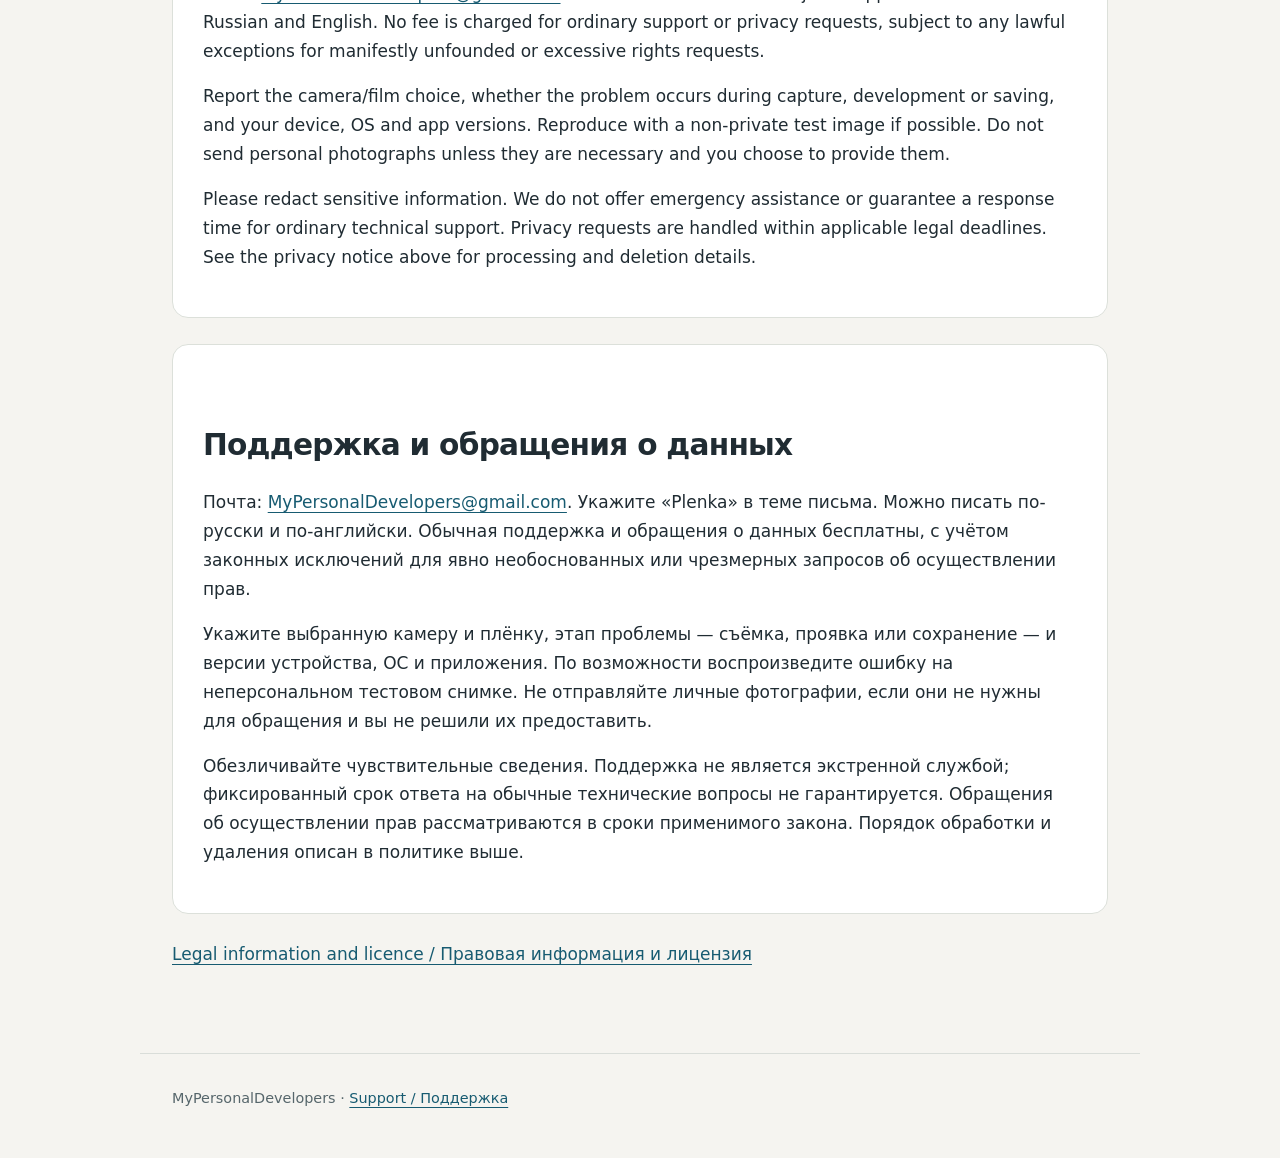
<file: plenka.html>
<!doctype html>
<html lang="en"><head><meta charset="utf-8"><meta name="viewport" content="width=device-width,initial-scale=1"><meta name="referrer" content="strict-origin-when-cross-origin"><title>Plenka — Privacy &amp; Support | MyPersonalDevelopers</title><meta name="description" content="Privacy notices, support and data controls for Univer, Peak, Plenka and MinePrine. English and Russian."><link rel="stylesheet" href="style.css"></head><body>
<header><a href="index.html">MyPersonalDevelopers</a><nav aria-label="Main navigation"><a href="index.html">Apps / Приложения</a><a href="terms.html">Legal / Правовая информация</a><a href="mailto:MyPersonalDevelopers@gmail.com">Contact / Связаться</a></nav></header>
<main><p class="eyebrow">Privacy · Support / Конфиденциальность · Поддержка</p><h1>Plenka</h1><p class="lead">Film camera / Плёночная камера</p><p class="meta">Effective / Действует с: 21 October 2026 / 21 октября 2026 · Current free version / Текущая бесплатная версия</p><nav class="toc" aria-label="Page contents"><a href="#privacy-en">Privacy — English</a><a href="#privacy-ru">Конфиденциальность — Русский</a><a href="#support-en">Support — English</a><a href="#support-ru">Поддержка — Русский</a></nav><section class="language" lang="en" id="privacy-en"><h2>Privacy notice</h2><h3>Developer and scope</h3><p>The developer identified on the <a href="terms.html">legal information page</a> publishes this app and is responsible for the processing described here that the developer determines. Contact for support and privacy requests: <a href="mailto:MyPersonalDevelopers@gmail.com">MyPersonalDevelopers@gmail.com</a>. This notice covers the current free app and its companion features where available, and the support website. It is a notice of actual practices, not blanket consent to new uses of data.</p><h3>Camera, film rolls and photos</h3><p>Plenka uses camera access to capture frames, apply film-style processing on the device and store rolls, image files, development status and app settings locally. The app does not send your camera feed or photographs to a developer server and does not run face recognition for identifying you. It does not require a developer-hosted account. No app-operated photo cloud or remote image-processing service is included in the inspected source.</p><h3>Photos permission, sharing and notifications</h3><p>Saving a developed roll uses Apple Photos and may create a separate album; this implementation requests Photos read/write authorization for that workflow. Notifications can announce that development is complete, if you allow them. Choosing Share hands the selected images to the app or recipient you choose. Apple Photos, iCloud Photos, device backups or a chosen sharing service may then store or transfer those copies under their own settings. This is distinct from Plenka uploading photos to the developer.</p><h3>Managing and deleting Plenka data</h3><p>Delete a film roll in Plenka to remove its local entry and associated app image files. Images already saved into Apple Photos or shared elsewhere are separate copies and are not deleted by removing a roll. Manage those copies in Photos, its Recently Deleted album and the destination services. Revoke Camera, Photos or notification access through system settings at any time. Removing the app normally removes its app-container data, but does not remove Photos images, user-saved exports, system backups or iCloud Photos copies. The developer cannot remotely access or delete your images.</p><h3>Advertising, tracking and payments</h3><p>The current free version has no advertising, advertising identifiers, cross-app tracking SDKs, developer-operated analytics SDKs, paid subscriptions or in-app purchases. The developer does not sell personal data or share it for targeted advertising. Future paid features or different data uses are not authorized by this notice: relevant disclosures and any legally required notices or consent must be provided before they start.</p><h3>Support correspondence</h3><p>If you email <a href="mailto:MyPersonalDevelopers@gmail.com">MyPersonalDevelopers@gmail.com</a>, the developer receives your email address, the information in your message and any attachments you choose to send. This is used to reply, investigate the reported issue, protect users and handle privacy requests. The mailbox uses Gmail, supplied by Google; email providers process delivery and mailbox information under their terms. See <a href="https://policies.google.com/privacy">Google Privacy Policy</a>. Do not send passwords, authentication codes, medical records, full university correspondence or other people’s personal data. Redact screenshots and logs before sending them. Email is optional; no support form or email content is collected by this website.</p><h3>Website hosting</h3><p>This static website is hosted on GitHub Pages. It has no developer-added cookies, advertising, analytics scripts, external fonts, embedded videos, forms or user accounts. GitHub logs and stores visitors’ IP addresses for security when serving Pages, even without a GitHub account; other connection information is handled under its privacy statement. See <a href="https://docs.github.com/en/pages/getting-started-with-github-pages/what-is-github-pages#data-collection">GitHub Pages: data collection</a> and <a href="https://docs.github.com/en/site-policy/privacy-policies/github-general-privacy-statement">GitHub Privacy Statement</a>. The developer does not receive an individual visitor log through this website. Following an external link or sending an email uses the destination provider’s services.</p><h3>Apple services and diagnostics</h3><p>Apple operates the App Store, operating-system permissions, device backup and Apple services used by the app. If you enable sharing with Apple or developers, Apple may provide crash or app-usage reports through its developer services. The developer may use reports made available by Apple to diagnose faults and improve reliability; no separate automatic reporting SDK is included. Apple’s own collection and retention are described in <a href="https://www.apple.com/legal/privacy/">Apple Privacy Policy</a>. System backups, iCloud Photos and user-selected Files providers may hold copies independently of the app.</p><h3>Purposes and legal grounds</h3><p>Data is used to provide the features you request, store your choices, respond to support, secure the service and meet applicable legal obligations. Where GDPR or a similar law applies, ordinary processing necessary to provide a requested service relies on contractual necessity; optional processing relies on consent where required; limited support and security processing may rely on legitimate interests in resolving requests and protecting users, subject to your rights; legally required records rely on the relevant legal obligation. Health or other specially protected information requires an applicable additional legal condition where that law requires one. A system permission is a device control and must not be treated as unrestricted legal consent. You can refuse optional access and revoke it in system settings; the corresponding feature may then stop working. There is no developer-operated automated decision-making with legal or similarly significant effects.</p><h3>Retention, recipients and international processing</h3><p>Local app content is retained while needed for the feature and until you delete it, subject to the specific controls below. Support messages are kept only while necessary to resolve the request and follow-up, maintain security or meet a specific legal obligation or establish, exercise or defend a legal claim; messages no longer needed for those purposes should be deleted. You can request earlier deletion, subject to applicable legal exceptions. There is no fixed universal retention period for data held independently by Apple, Google, GitHub or a service you choose. These providers may process data outside your country, including in the United States; their policies explain their processing locations, retention and transfer arrangements. Their use does not establish that every international transfer requirement has been met. Information is disclosed to service providers as needed for the described purposes, to recipients you select, or where legally required; no app content is routinely uploaded to a developer-operated server.</p><h3>Your rights and how to contact us</h3><p>Depending on the law that applies, you may request information about processing, access, correction, deletion, restriction or portability, object to processing based on legitimate interests and withdraw consent without affecting prior lawful processing. Write to <a href="mailto:MyPersonalDevelopers@gmail.com">MyPersonalDevelopers@gmail.com</a> and identify the app and request; provide only what is reasonably needed to verify the request. We handle requests within applicable legal deadlines, with any lawful exceptions or extensions explained. You may complain to your competent data protection authority, including Roskomnadzor in Russia, an EEA supervisory authority or the UK ICO where applicable. The developer cannot remotely inspect or erase data held only on your device or independently controlled by a university or another provider; we can explain the available controls or direct you to the relevant provider. Nothing here limits mandatory statutory rights.</p><h3>Children and changes</h3><p>The app is intended for a general audience and is not specifically directed at children under 13. The App Store age rating describes content; it is not a substitute for any legally required parental consent or service eligibility rules. Parents or guardians can contact the developer about a child’s information sent to support. Children should not send personal information to support without a parent or guardian where required. This notice is dated above. Material changes will be explained here and through the app or other appropriate means where required before a new use begins. English and Russian versions aim to describe the same practices; mandatory local law takes priority over any wording.</p></section><section class="language" lang="ru" id="privacy-ru"><h2>Политика конфиденциальности</h2><h3>Разработчик и область действия</h3><p>Разработчик, указанный на <a href="terms.html">странице правовой информации</a>, публикует приложение и отвечает за описанную здесь обработку, цели и способы которой определяет разработчик. Почта для поддержки и обращений о данных: <a href="mailto:MyPersonalDevelopers@gmail.com">MyPersonalDevelopers@gmail.com</a>. Политика относится к текущей бесплатной версии, связанным функциям приложений-компаньонов при их наличии и сайту поддержки. Это описание фактических действий, а не общее согласие на новые способы использования данных.</p><h3>Камера, плёнки и фотографии</h3><p>Plenka использует камеру для съёмки кадров, применяет плёночную обработку на устройстве и локально хранит плёнки, файлы изображений, состояние проявки и настройки. Приложение не отправляет видеопоток камеры и фотографии на сервер разработчика и не распознаёт лица для установления личности. Аккаунт на сервере разработчика не требуется. В проверенных исходниках нет собственного облака фотографий или внешнего сервиса обработки изображений.</p><h3>Фототека, отправка и уведомления</h3><p>Сохранение проявленной плёнки использует Apple Photos и может создавать отдельный альбом; для этой функции текущая реализация запрашивает чтение и запись фототеки. С вашего разрешения уведомления сообщают об окончании проявки. Действие «Поделиться» передаёт выбранные изображения указанному вами приложению или получателю. Apple Photos, «Фото iCloud», резервное копирование устройства и выбранный сервис отправки могут затем хранить и передавать эти копии по своим настройкам. Это отличается от загрузки фотографий разработчику через Plenka.</p><h3>Управление и удаление данных Plenka</h3><p>Удаление плёнки в Plenka убирает её локальную запись и связанные файлы изображений приложения. Сохранённые в Apple Photos и отправленные в другие сервисы изображения являются отдельными копиями и не удаляются вместе с плёнкой. Управляйте ими в «Фото», альбоме «Недавно удалённые» и соответствующих сервисах. Доступ к камере, фототеке и уведомлениям можно отозвать в настройках системы. Удаление приложения обычно удаляет данные его контейнера, но не изображения в «Фото», сохранённые экспорты, системные резервные копии и «Фото iCloud». Разработчик не имеет удалённого доступа к вашим снимкам и не может стереть их.</p><h3>Реклама, отслеживание и оплата</h3><p>В текущей бесплатной версии нет рекламы, рекламных идентификаторов, SDK межсервисного отслеживания, собственных SDK аналитики разработчика, платных подписок и встроенных покупок. Разработчик не продаёт персональные данные и не передаёт их для таргетированной рекламы. Эта политика не разрешает будущие платные функции или новые способы обработки: необходимые раскрытия, уведомления и согласия должны быть оформлены до их запуска.</p><h3>Обращения в поддержку</h3><p>Если вы пишете на <a href="mailto:MyPersonalDevelopers@gmail.com">MyPersonalDevelopers@gmail.com</a>, разработчик получает ваш email, содержание письма и выбранные вами вложения. Они используются для ответа, разбора указанной проблемы, защиты пользователей и исполнения запросов о данных. Почта работает через Gmail компании Google; почтовые провайдеры обрабатывают доставку и хранение по своим условиям. См. <a href="https://policies.google.com/privacy">Google Privacy Policy</a>. Не отправляйте пароли, коды входа, медицинские документы, полную университетскую переписку и чужие персональные данные. Обезличивайте скриншоты и журналы. Обращение по email добровольно; на сайте нет формы сбора обращений или содержания писем.</p><h3>Хостинг сайта</h3><p>Этот статический сайт размещён на GitHub Pages. Разработчик не добавляет cookie, рекламу, скрипты аналитики, внешние шрифты, встроенные видео, формы и учётные записи. При открытии Pages GitHub регистрирует и хранит IP-адреса посетителей в целях безопасности, в том числе без входа в аккаунт; другие технические сведения обрабатываются согласно его политике. См. <a href="https://docs.github.com/en/pages/getting-started-with-github-pages/what-is-github-pages#data-collection">GitHub Pages: data collection</a> и <a href="https://docs.github.com/en/site-policy/privacy-policies/github-general-privacy-statement">GitHub Privacy Statement</a>. Через этот сайт разработчик не получает журнал отдельных посетителей. Переход по внешней ссылке и отправка email используют сервисы соответствующего провайдера.</p><h3>Сервисы Apple и диагностика</h3><p>Apple обеспечивает работу App Store, системных разрешений, резервного копирования устройства и используемых приложением сервисов Apple. Если вы включили отправку данных Apple или разработчикам, Apple может предоставлять отчёты о сбоях и использовании через сервисы для разработчиков. Разработчик может использовать доступные от Apple отчёты для поиска ошибок и повышения надёжности; отдельный SDK автоматической отправки отчётов не встроен. Собственная обработка и сроки хранения Apple описаны в <a href="https://www.apple.com/legal/privacy/">Apple Privacy Policy</a>. Системные резервные копии, «Фото iCloud» и выбранные вами поставщики «Файлов» могут хранить копии независимо от приложения.</p><h3>Цели и основания обработки</h3><p>Данные используются для запрошенных вами функций, сохранения настроек, ответа на обращения, защиты сервиса и исполнения применимых требований закона. Когда применяется GDPR или аналогичный закон, обычная обработка, необходимая для предоставления запрошенного сервиса, основана на необходимости исполнения договора; необязательная обработка — на согласии, когда оно требуется; ограниченная обработка для поддержки и безопасности может опираться на законный интерес в разрешении обращений и защите пользователей с учётом ваших прав; обязательное хранение — на соответствующей правовой обязанности. Для сведений о здоровье и других особо защищаемых данных требуется дополнительное допустимое основание там, где его требует закон. Системное разрешение управляет доступом на устройстве и не означает неограниченного юридического согласия. Необязательный доступ можно не предоставлять или отозвать в настройках системы; связанная функция может перестать работать. Разработчик не принимает автоматизированных решений с юридическими или сопоставимыми существенными последствиями.</p><h3>Хранение, получатели и международная обработка</h3><p>Локальное содержимое хранится, пока нужно для функции и до вашего удаления, с учётом специальных механизмов ниже. Переписка поддержки хранится только пока необходима для решения обращения и связанных вопросов, безопасности, конкретной обязанности по закону либо предъявления, осуществления или защиты правовых требований; ненужные для этих целей письма подлежат удалению. Можно запросить более раннее удаление с учётом законных исключений. Единого срока для данных, независимо хранящихся у Apple, Google, GitHub и выбранных вами сервисов, нет. Эти провайдеры могут обрабатывать данные за пределами вашей страны, в том числе в США; места обработки, сроки и механизмы передачи описаны в их политиках. Само использование провайдера не подтверждает исполнение всех требований к трансграничной передаче. Сведения раскрываются провайдерам в необходимом для указанных целей объёме, выбранным вами получателям или по обязательному требованию закона; обычной загрузки содержимого приложения на собственный сервер разработчика нет.</p><h3>Ваши права и порядок обращения</h3><p>В зависимости от применимого закона вы вправе запросить сведения об обработке, доступ, исправление, удаление, ограничение или переносимость данных, возразить против обработки на основании законного интереса и отозвать согласие без изменения законности прежней обработки. Напишите на <a href="mailto:MyPersonalDevelopers@gmail.com">MyPersonalDevelopers@gmail.com</a>, укажите приложение и суть запроса; предоставляйте только разумно необходимые для проверки сведения. Запросы рассматриваются в установленные применимым законом сроки; законные исключения и продления должны быть объяснены. Вы вправе обратиться в компетентный орган по защите данных, в том числе Роскомнадзор в России, надзорный орган ЕЭЗ или ICO в Великобритании, когда это применимо. Разработчик не может удалённо просмотреть или стереть данные только на вашем устройстве либо данные под самостоятельным управлением университета или другого провайдера; мы можем объяснить доступные действия или направить к соответствующему провайдеру. Обязательные права по закону этой политикой не ограничиваются.</p><h3>Дети и изменения</h3><p>Приложение рассчитано на общую аудиторию и не ориентировано специально на детей младше 13 лет. Возрастная маркировка App Store описывает содержание, но не заменяет требуемое законом согласие родителей или правила доступа к сторонним сервисам. Родитель или законный представитель может обратиться по поводу сведений ребёнка, отправленных в поддержку. Когда это требуется, ребёнок не должен отправлять личные сведения без участия родителя. Дата политики указана выше. Существенные изменения будут описаны здесь и, когда необходимо, в приложении или другим подходящим способом до начала нового использования данных. Русская и английская версии описывают одинаковые действия; обязательные нормы применимого права имеют приоритет над формулировками.</p></section><section class="language" lang="en" id="support-en"><h2>Support and privacy requests</h2><p>Email: <a href="mailto:MyPersonalDevelopers@gmail.com">MyPersonalDevelopers@gmail.com</a>. Include “Plenka” in the subject. Support is available in Russian and English. No fee is charged for ordinary support or privacy requests, subject to any lawful exceptions for manifestly unfounded or excessive rights requests.</p><p>Report the camera/film choice, whether the problem occurs during capture, development or saving, and your device, OS and app versions. Reproduce with a non-private test image if possible. Do not send personal photographs unless they are necessary and you choose to provide them.</p><p>Please redact sensitive information. We do not offer emergency assistance or guarantee a response time for ordinary technical support. Privacy requests are handled within applicable legal deadlines. See the privacy notice above for processing and deletion details.</p></section><section class="language" lang="ru" id="support-ru"><h2>Поддержка и обращения о данных</h2><p>Почта: <a href="mailto:MyPersonalDevelopers@gmail.com">MyPersonalDevelopers@gmail.com</a>. Укажите «Plenka» в теме письма. Можно писать по-русски и по-английски. Обычная поддержка и обращения о данных бесплатны, с учётом законных исключений для явно необоснованных или чрезмерных запросов об осуществлении прав.</p><p>Укажите выбранную камеру и плёнку, этап проблемы — съёмка, проявка или сохранение — и версии устройства, ОС и приложения. По возможности воспроизведите ошибку на неперсональном тестовом снимке. Не отправляйте личные фотографии, если они не нужны для обращения и вы не решили их предоставить.</p><p>Обезличивайте чувствительные сведения. Поддержка не является экстренной службой; фиксированный срок ответа на обычные технические вопросы не гарантируется. Обращения об осуществлении прав рассматриваются в сроки применимого закона. Порядок обработки и удаления описан в политике выше.</p></section><p><a href="terms.html">Legal information and licence / Правовая информация и лицензия</a></p></main><footer><p>MyPersonalDevelopers · <a href="#support-en">Support / Поддержка</a></p></footer></body></html>
</file>
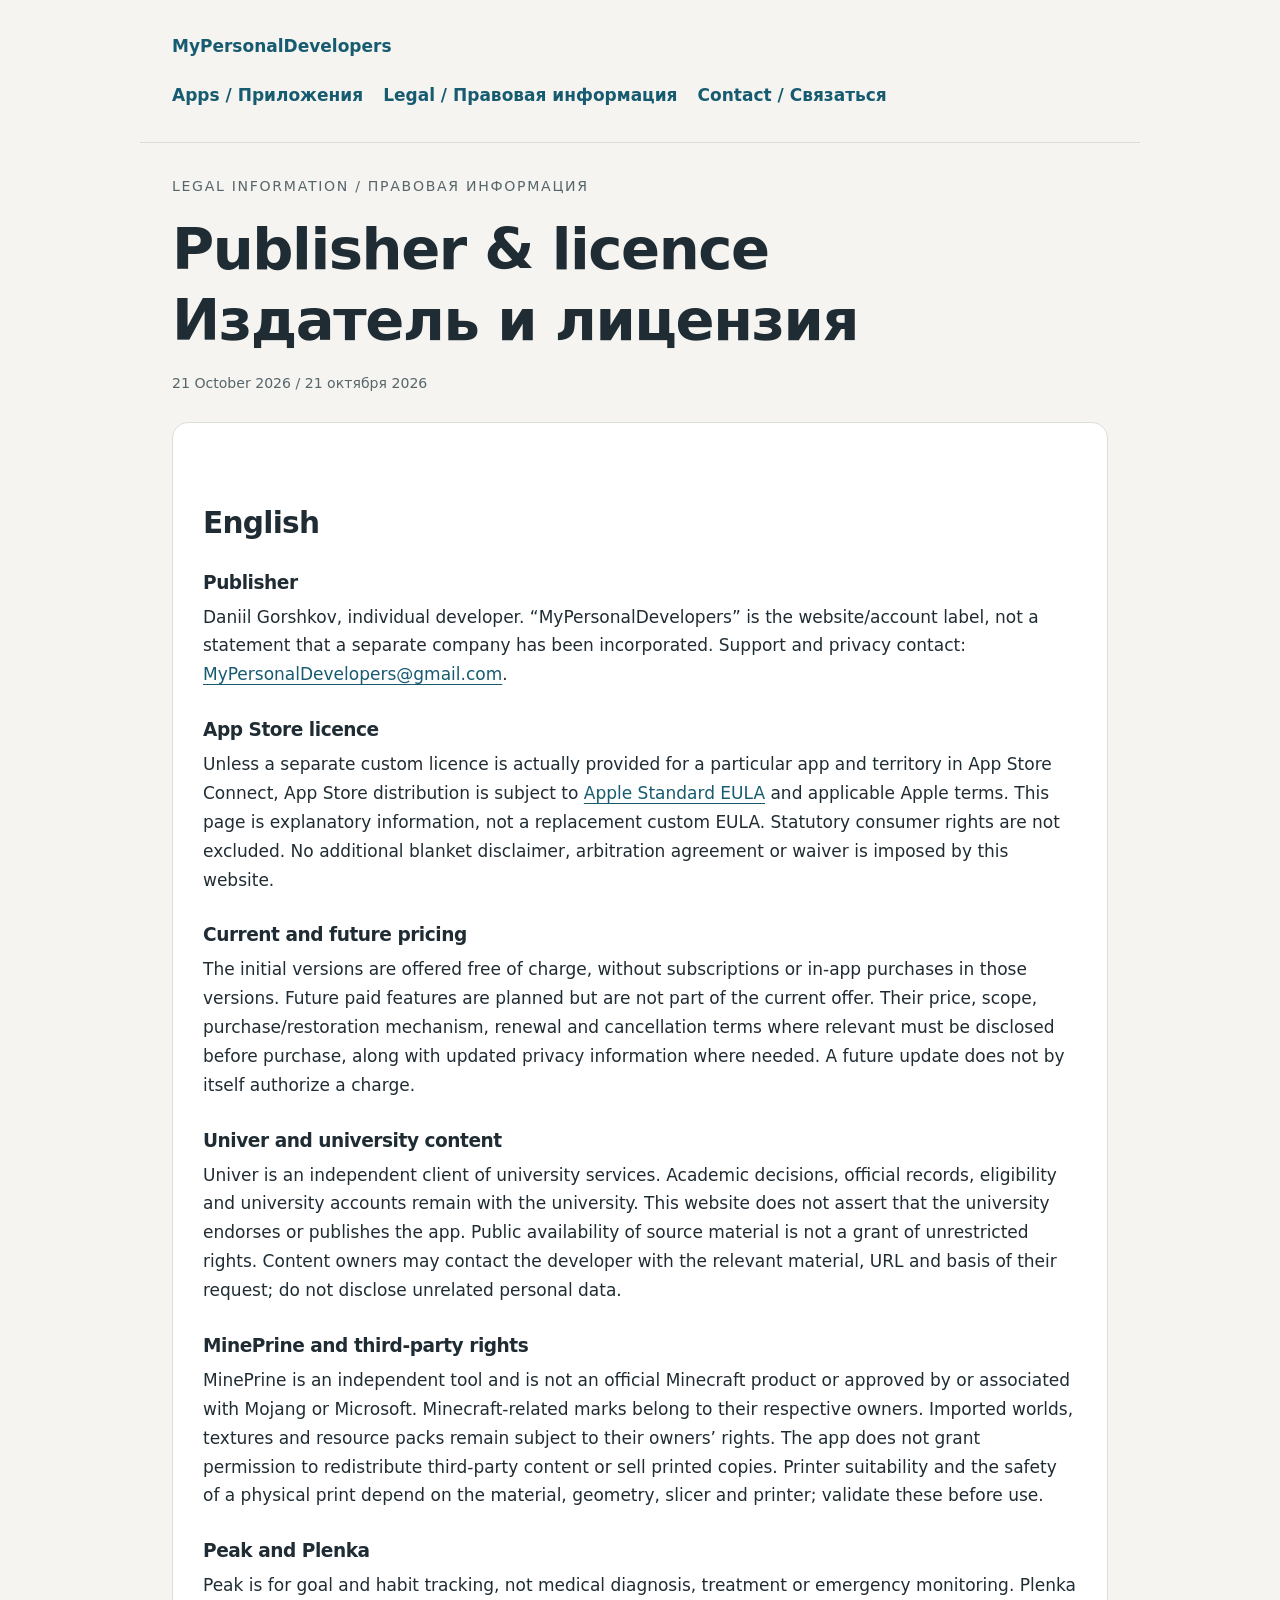
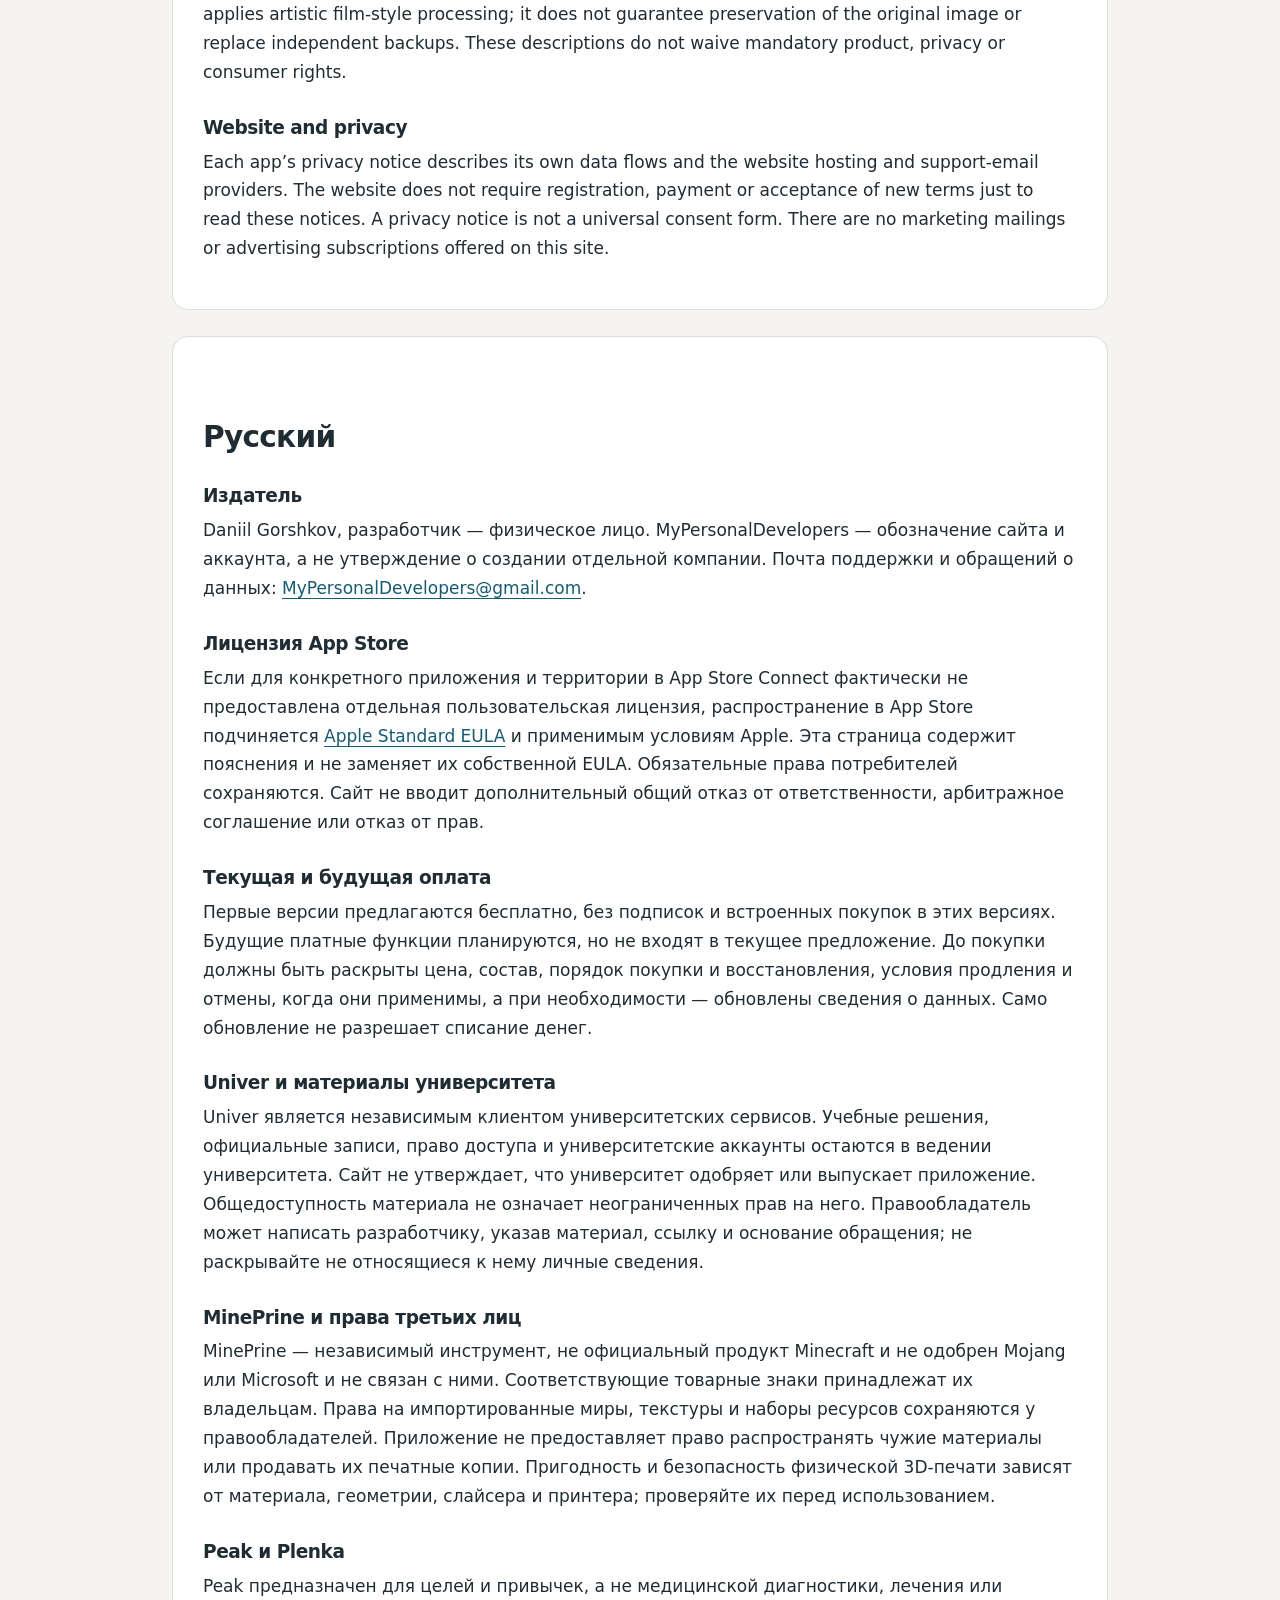
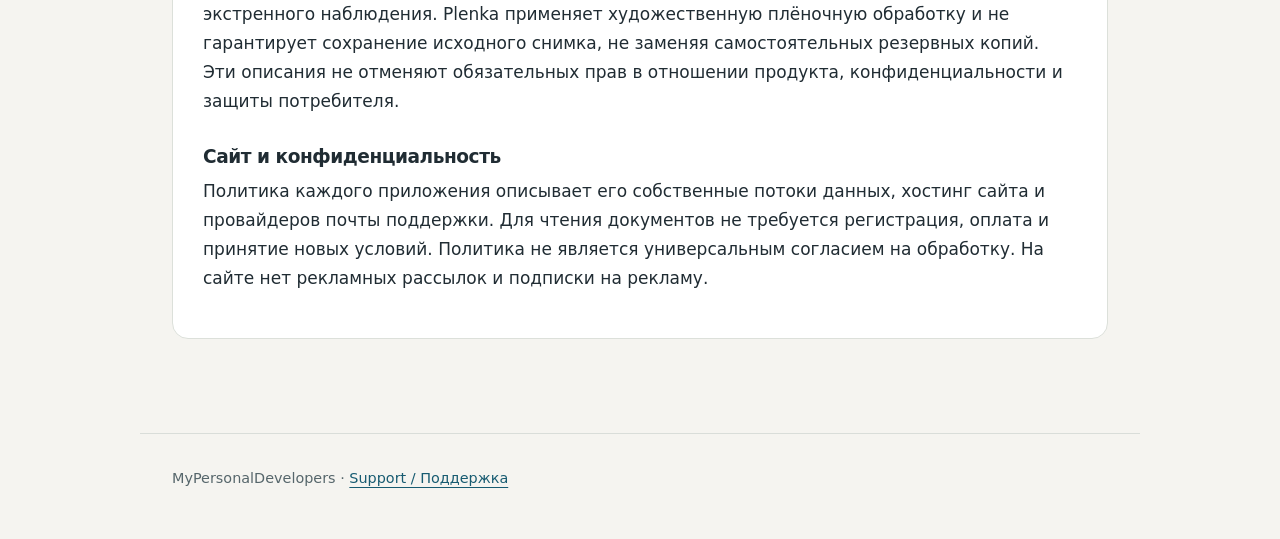
<file: terms.html>
<!doctype html>
<html lang="en"><head><meta charset="utf-8"><meta name="viewport" content="width=device-width,initial-scale=1"><meta name="referrer" content="strict-origin-when-cross-origin"><title>Publisher &amp; licence | MyPersonalDevelopers</title><meta name="description" content="Privacy notices, support and data controls for Univer, Peak, Plenka and MinePrine. English and Russian."><link rel="stylesheet" href="style.css"></head><body>
<header><a href="index.html">MyPersonalDevelopers</a><nav aria-label="Main navigation"><a href="index.html">Apps / Приложения</a><a href="terms.html">Legal / Правовая информация</a><a href="mailto:MyPersonalDevelopers@gmail.com">Contact / Связаться</a></nav></header>
<main><p class="eyebrow">Legal information / Правовая информация</p><h1>Publisher &amp; licence<br><span lang="ru">Издатель и лицензия</span></h1><p class="meta">21 October 2026 / 21 октября 2026</p><section class="language" lang="en"><h2>English</h2><h3>Publisher</h3><p>Daniil Gorshkov, individual developer. “MyPersonalDevelopers” is the website/account label, not a statement that a separate company has been incorporated. Support and privacy contact: <a href="mailto:MyPersonalDevelopers@gmail.com">MyPersonalDevelopers@gmail.com</a>.</p><h3>App Store licence</h3><p>Unless a separate custom licence is actually provided for a particular app and territory in App Store Connect, App Store distribution is subject to <a href="https://www.apple.com/legal/internet-services/itunes/dev/stdeula/">Apple Standard EULA</a> and applicable Apple terms. This page is explanatory information, not a replacement custom EULA. Statutory consumer rights are not excluded. No additional blanket disclaimer, arbitration agreement or waiver is imposed by this website.</p><h3>Current and future pricing</h3><p>The initial versions are offered free of charge, without subscriptions or in-app purchases in those versions. Future paid features are planned but are not part of the current offer. Their price, scope, purchase/restoration mechanism, renewal and cancellation terms where relevant must be disclosed before purchase, along with updated privacy information where needed. A future update does not by itself authorize a charge.</p><h3>Univer and university content</h3><p>Univer is an independent client of university services. Academic decisions, official records, eligibility and university accounts remain with the university. This website does not assert that the university endorses or publishes the app. Public availability of source material is not a grant of unrestricted rights. Content owners may contact the developer with the relevant material, URL and basis of their request; do not disclose unrelated personal data.</p><h3>MinePrine and third-party rights</h3><p>MinePrine is an independent tool and is not an official Minecraft product or approved by or associated with Mojang or Microsoft. Minecraft-related marks belong to their respective owners. Imported worlds, textures and resource packs remain subject to their owners’ rights. The app does not grant permission to redistribute third-party content or sell printed copies. Printer suitability and the safety of a physical print depend on the material, geometry, slicer and printer; validate these before use.</p><h3>Peak and Plenka</h3><p>Peak is for goal and habit tracking, not medical diagnosis, treatment or emergency monitoring. Plenka applies artistic film-style processing; it does not guarantee preservation of the original image or replace independent backups. These descriptions do not waive mandatory product, privacy or consumer rights.</p><h3>Website and privacy</h3><p>Each app’s privacy notice describes its own data flows and the website hosting and support-email providers. The website does not require registration, payment or acceptance of new terms just to read these notices. A privacy notice is not a universal consent form. There are no marketing mailings or advertising subscriptions offered on this site.</p></section><section class="language" lang="ru"><h2>Русский</h2><h3>Издатель</h3><p>Daniil Gorshkov, разработчик — физическое лицо. MyPersonalDevelopers — обозначение сайта и аккаунта, а не утверждение о создании отдельной компании. Почта поддержки и обращений о данных: <a href="mailto:MyPersonalDevelopers@gmail.com">MyPersonalDevelopers@gmail.com</a>.</p><h3>Лицензия App Store</h3><p>Если для конкретного приложения и территории в App Store Connect фактически не предоставлена отдельная пользовательская лицензия, распространение в App Store подчиняется <a href="https://www.apple.com/legal/internet-services/itunes/dev/stdeula/">Apple Standard EULA</a> и применимым условиям Apple. Эта страница содержит пояснения и не заменяет их собственной EULA. Обязательные права потребителей сохраняются. Сайт не вводит дополнительный общий отказ от ответственности, арбитражное соглашение или отказ от прав.</p><h3>Текущая и будущая оплата</h3><p>Первые версии предлагаются бесплатно, без подписок и встроенных покупок в этих версиях. Будущие платные функции планируются, но не входят в текущее предложение. До покупки должны быть раскрыты цена, состав, порядок покупки и восстановления, условия продления и отмены, когда они применимы, а при необходимости — обновлены сведения о данных. Само обновление не разрешает списание денег.</p><h3>Univer и материалы университета</h3><p>Univer является независимым клиентом университетских сервисов. Учебные решения, официальные записи, право доступа и университетские аккаунты остаются в ведении университета. Сайт не утверждает, что университет одобряет или выпускает приложение. Общедоступность материала не означает неограниченных прав на него. Правообладатель может написать разработчику, указав материал, ссылку и основание обращения; не раскрывайте не относящиеся к нему личные сведения.</p><h3>MinePrine и права третьих лиц</h3><p>MinePrine — независимый инструмент, не официальный продукт Minecraft и не одобрен Mojang или Microsoft и не связан с ними. Соответствующие товарные знаки принадлежат их владельцам. Права на импортированные миры, текстуры и наборы ресурсов сохраняются у правообладателей. Приложение не предоставляет право распространять чужие материалы или продавать их печатные копии. Пригодность и безопасность физической 3D-печати зависят от материала, геометрии, слайсера и принтера; проверяйте их перед использованием.</p><h3>Peak и Plenka</h3><p>Peak предназначен для целей и привычек, а не медицинской диагностики, лечения или экстренного наблюдения. Plenka применяет художественную плёночную обработку и не гарантирует сохранение исходного снимка, не заменяя самостоятельных резервных копий. Эти описания не отменяют обязательных прав в отношении продукта, конфиденциальности и защиты потребителя.</p><h3>Сайт и конфиденциальность</h3><p>Политика каждого приложения описывает его собственные потоки данных, хостинг сайта и провайдеров почты поддержки. Для чтения документов не требуется регистрация, оплата и принятие новых условий. Политика не является универсальным согласием на обработку. На сайте нет рекламных рассылок и подписки на рекламу.</p></section></main><footer><p>MyPersonalDevelopers · <a href="index.html">Support / Поддержка</a></p></footer></body></html>
</file>
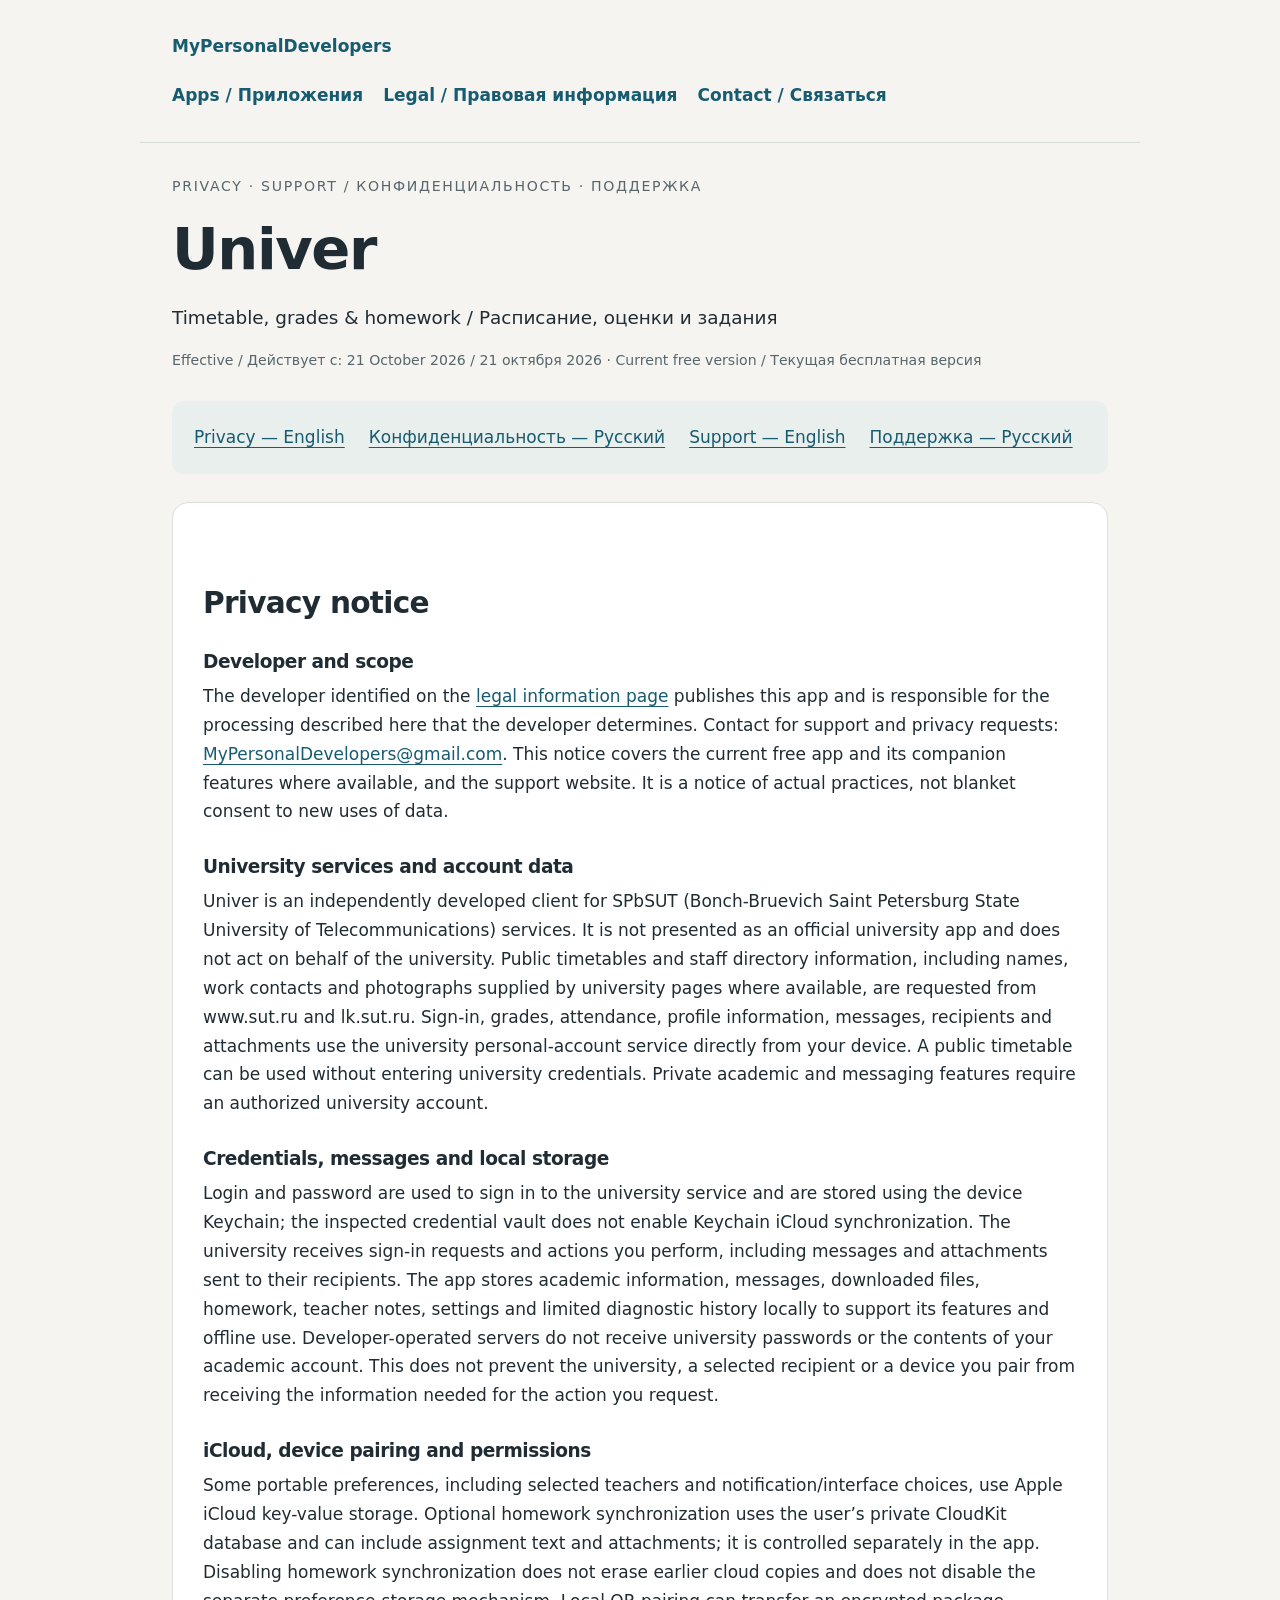
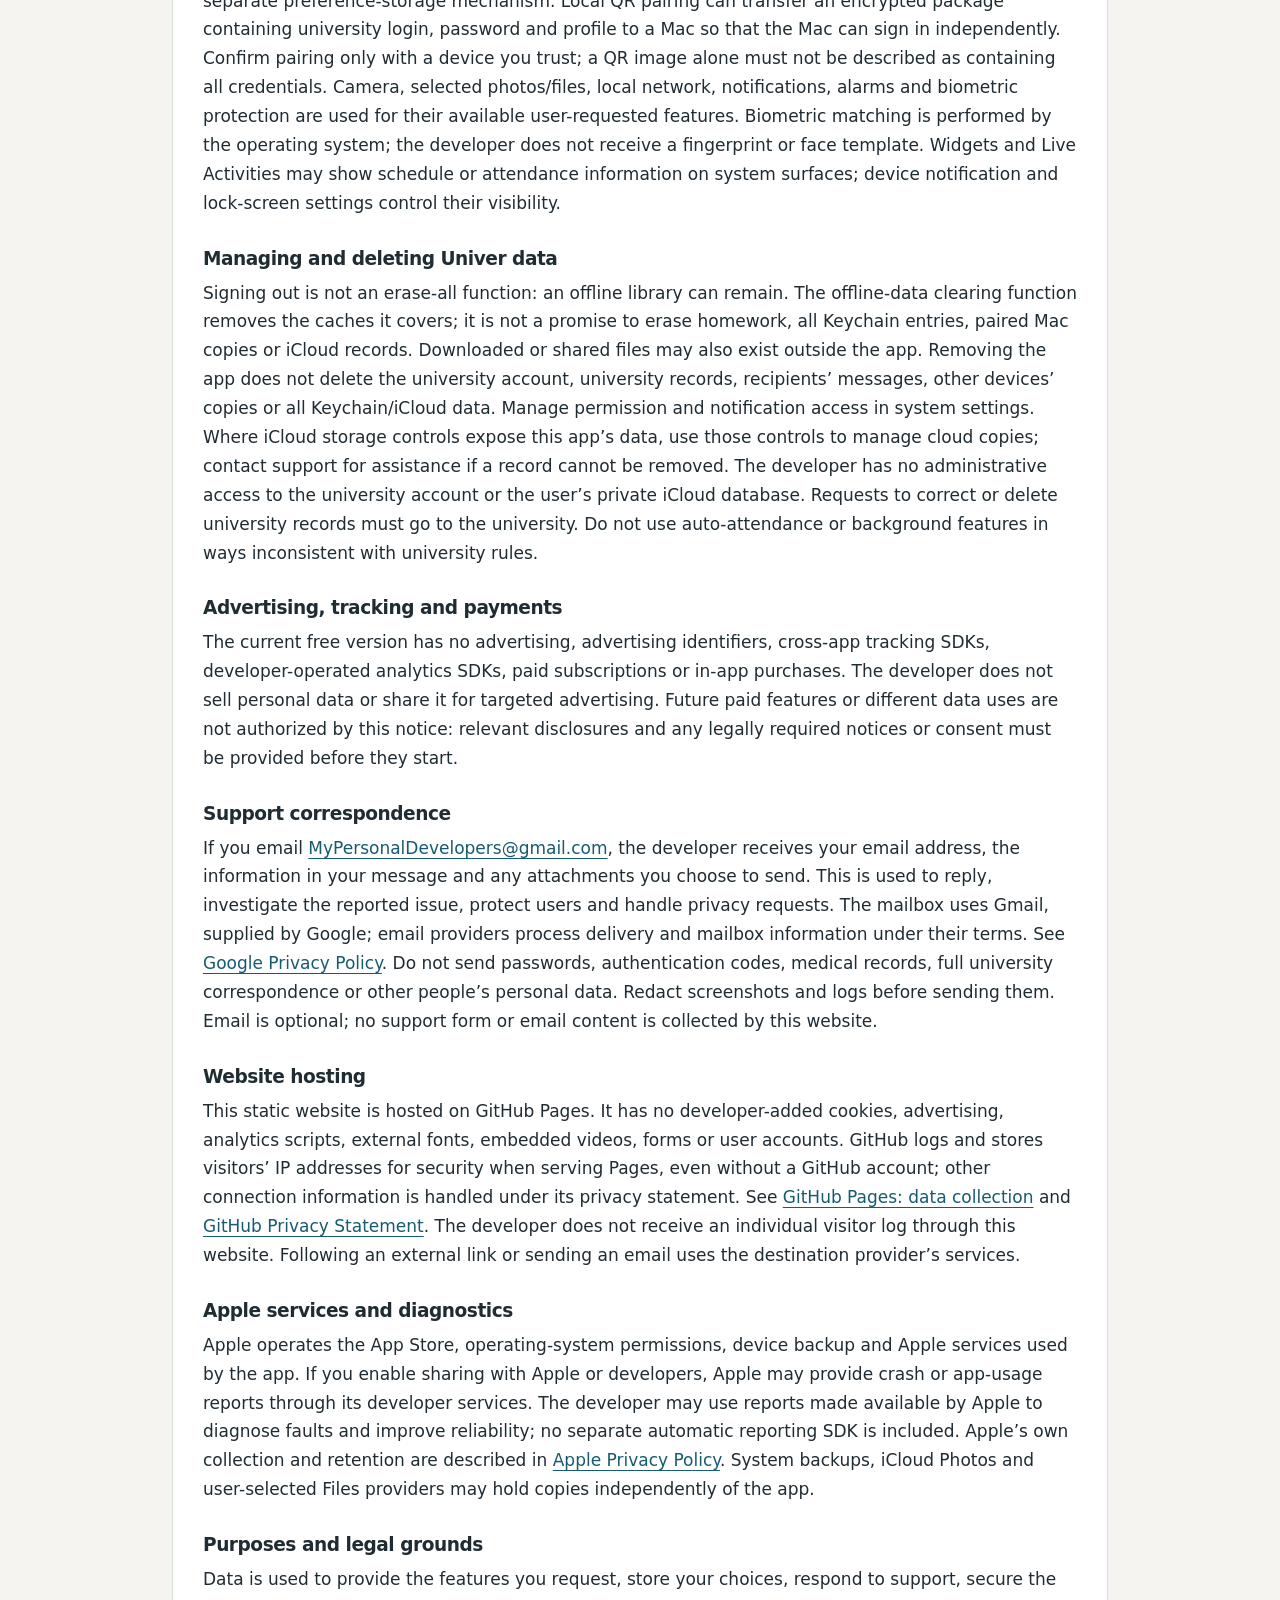
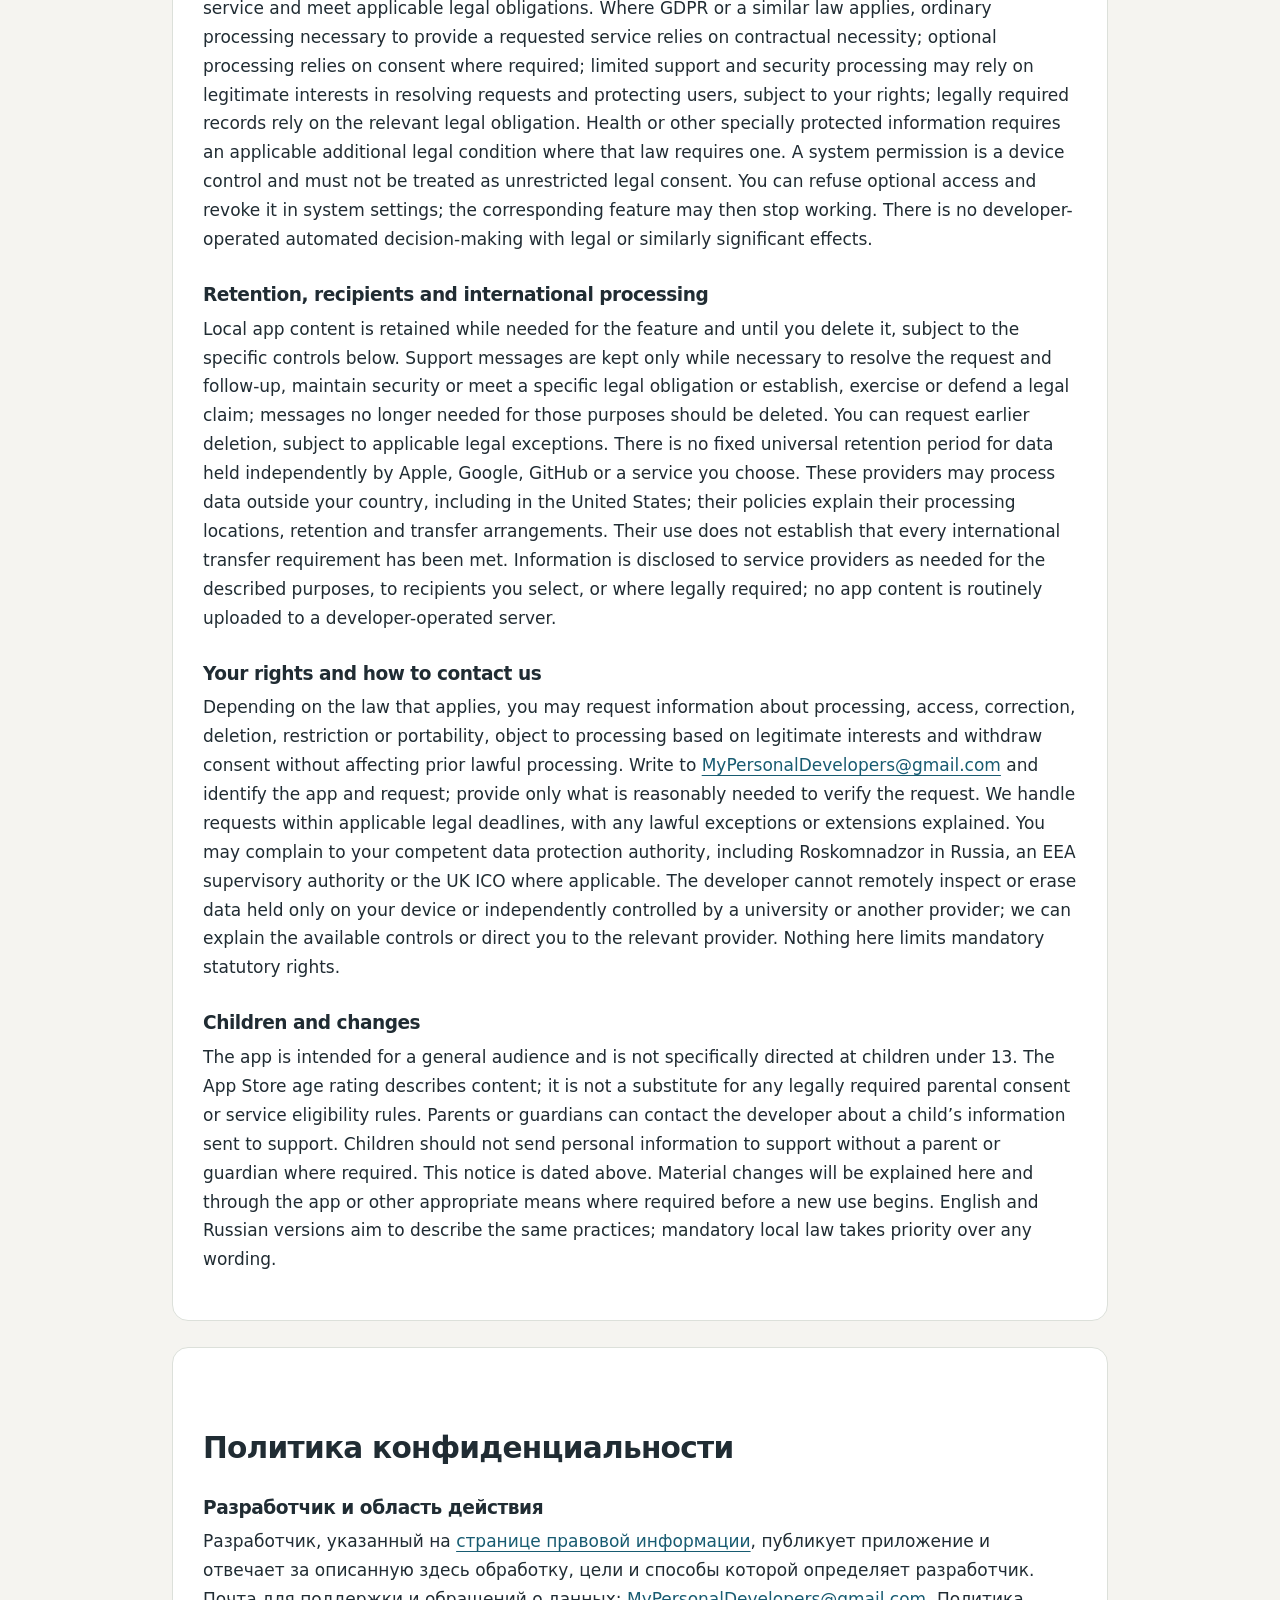
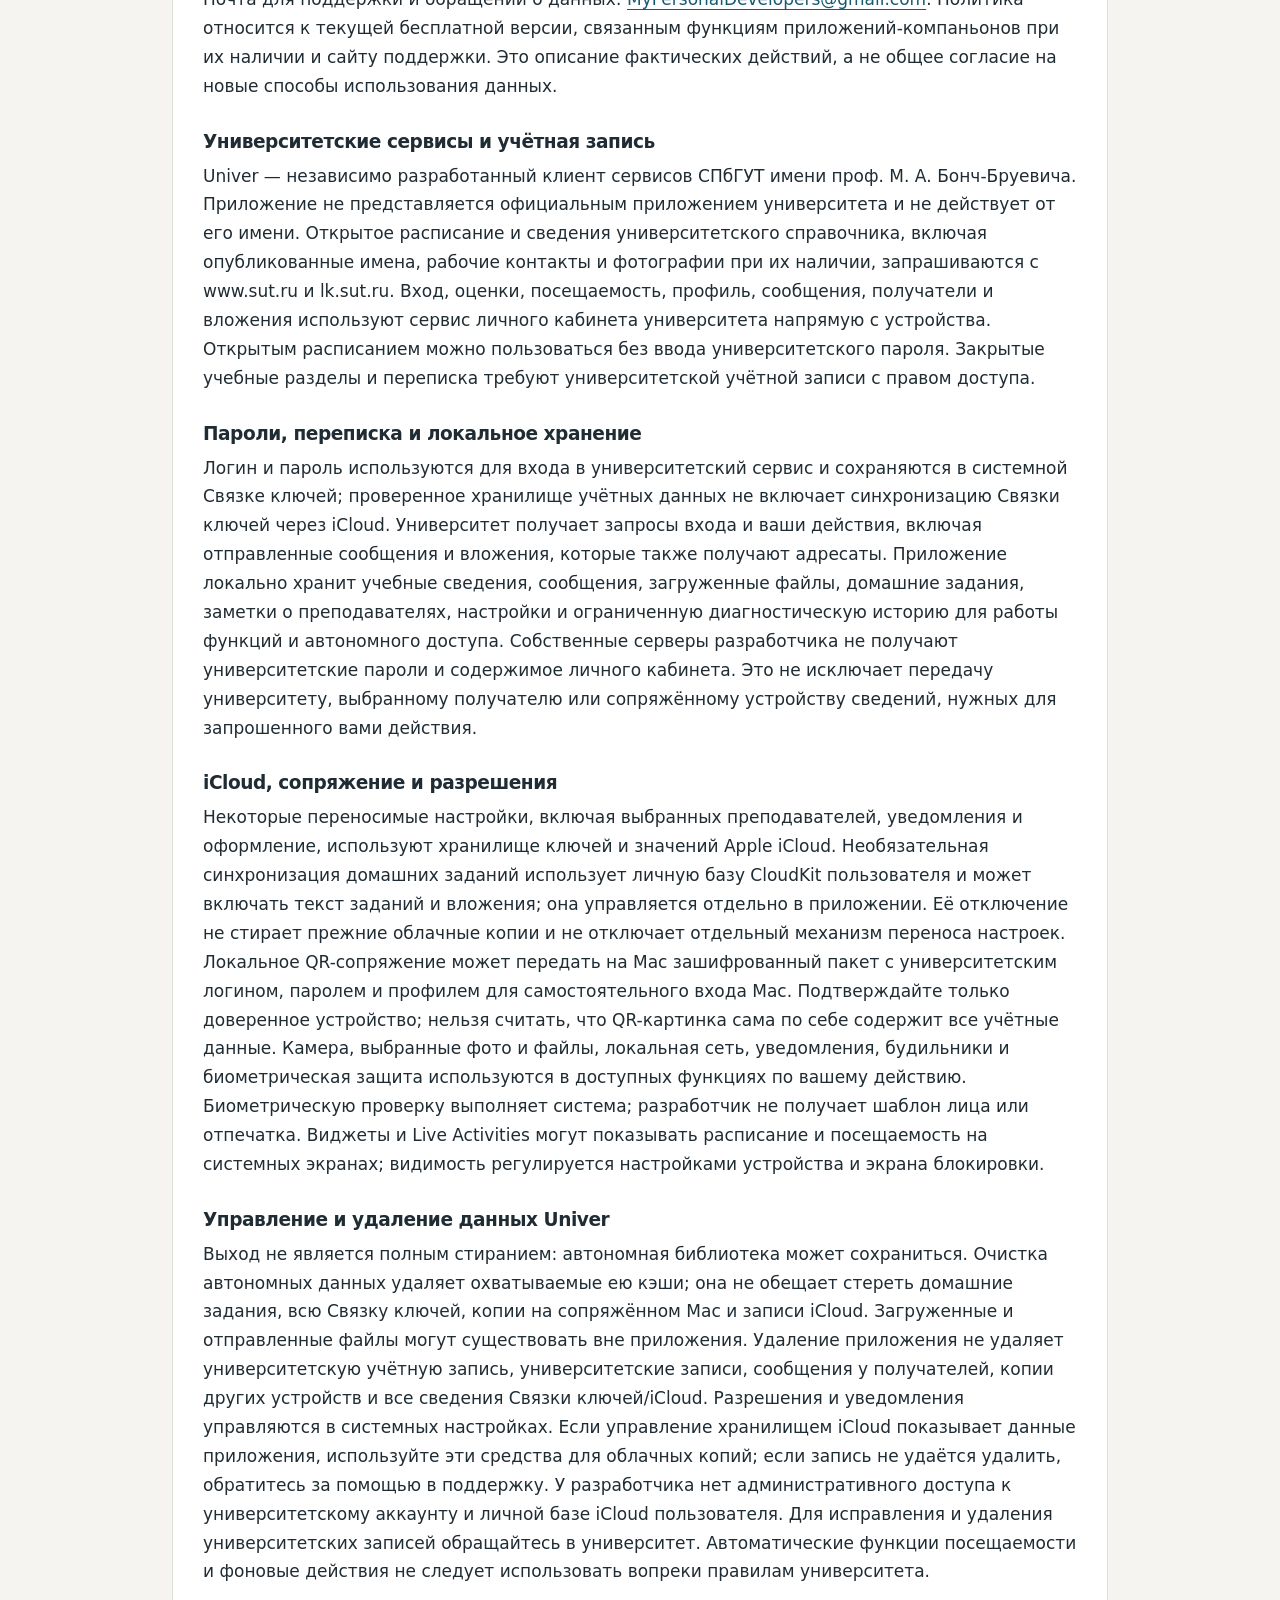
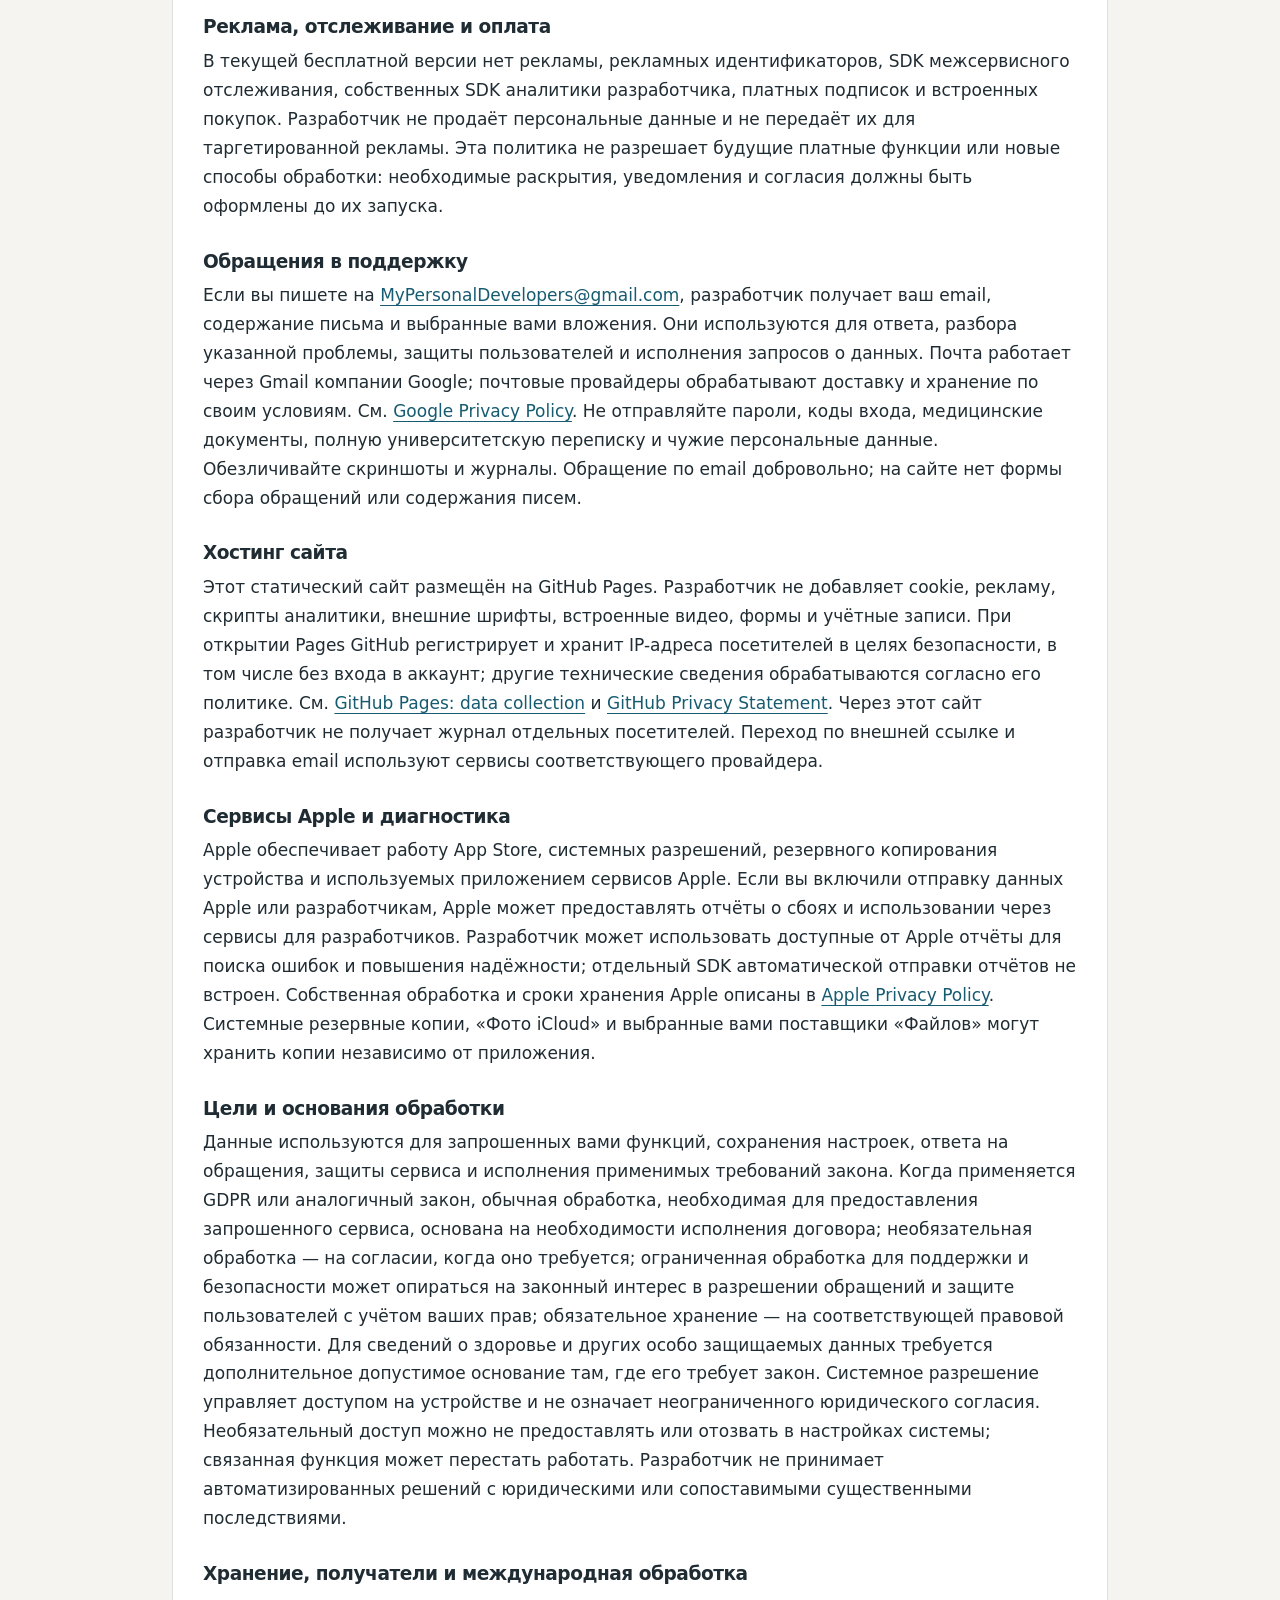
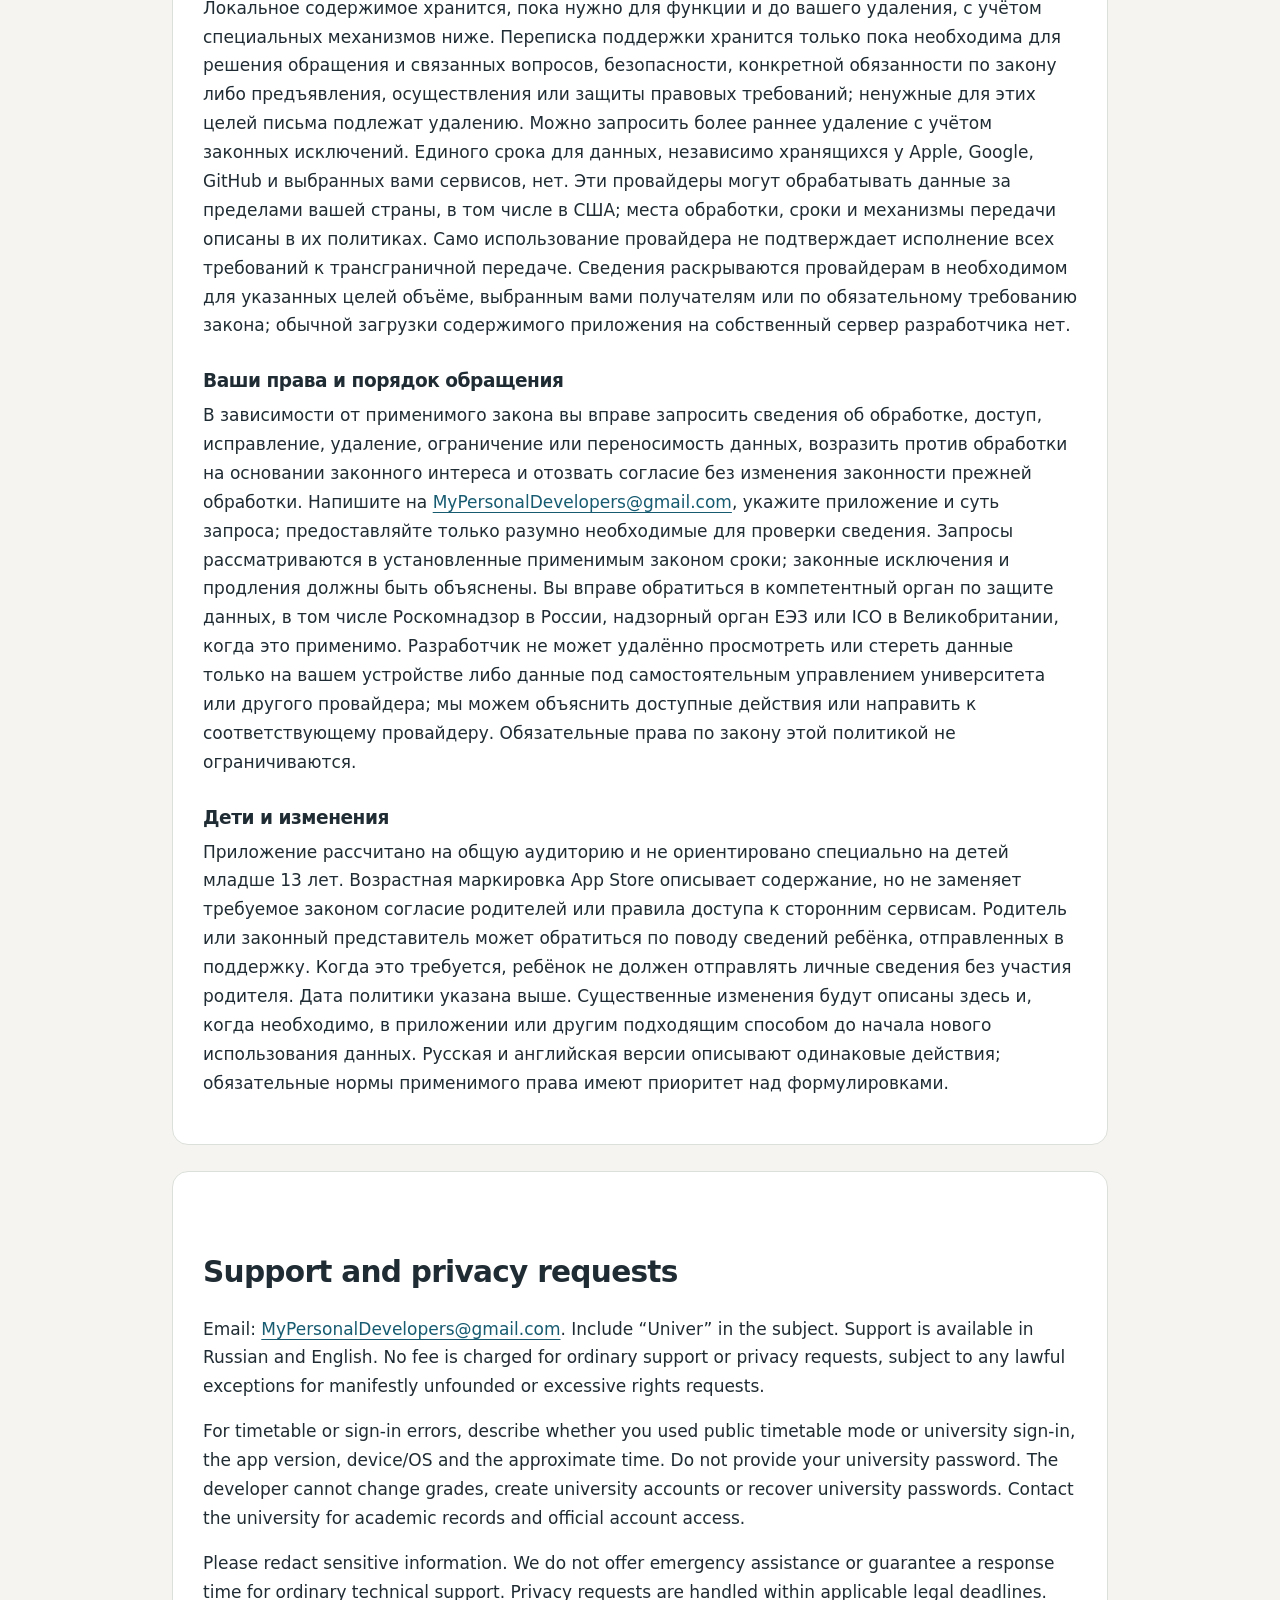
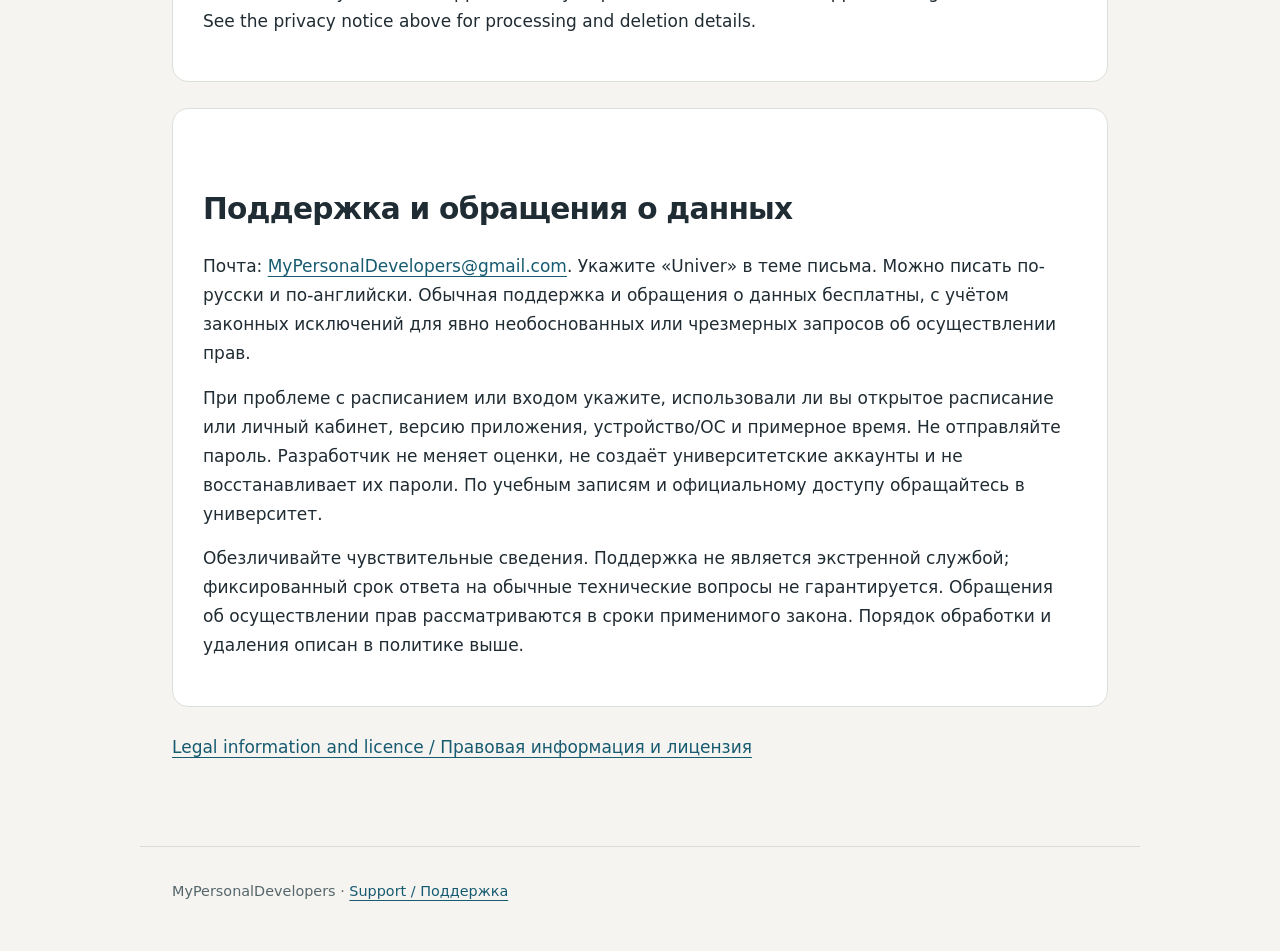
<file: univer.html>
<!doctype html>
<html lang="en"><head><meta charset="utf-8"><meta name="viewport" content="width=device-width,initial-scale=1"><meta name="referrer" content="strict-origin-when-cross-origin"><title>Univer — Privacy &amp; Support | MyPersonalDevelopers</title><meta name="description" content="Privacy notices, support and data controls for Univer, Peak, Plenka and MinePrine. English and Russian."><link rel="stylesheet" href="style.css"></head><body>
<header><a href="index.html">MyPersonalDevelopers</a><nav aria-label="Main navigation"><a href="index.html">Apps / Приложения</a><a href="terms.html">Legal / Правовая информация</a><a href="mailto:MyPersonalDevelopers@gmail.com">Contact / Связаться</a></nav></header>
<main><p class="eyebrow">Privacy · Support / Конфиденциальность · Поддержка</p><h1>Univer</h1><p class="lead">Timetable, grades & homework / Расписание, оценки и задания</p><p class="meta">Effective / Действует с: 21 October 2026 / 21 октября 2026 · Current free version / Текущая бесплатная версия</p><nav class="toc" aria-label="Page contents"><a href="#privacy-en">Privacy — English</a><a href="#privacy-ru">Конфиденциальность — Русский</a><a href="#support-en">Support — English</a><a href="#support-ru">Поддержка — Русский</a></nav><section class="language" lang="en" id="privacy-en"><h2>Privacy notice</h2><h3>Developer and scope</h3><p>The developer identified on the <a href="terms.html">legal information page</a> publishes this app and is responsible for the processing described here that the developer determines. Contact for support and privacy requests: <a href="mailto:MyPersonalDevelopers@gmail.com">MyPersonalDevelopers@gmail.com</a>. This notice covers the current free app and its companion features where available, and the support website. It is a notice of actual practices, not blanket consent to new uses of data.</p><h3>University services and account data</h3><p>Univer is an independently developed client for SPbSUT (Bonch-Bruevich Saint Petersburg State University of Telecommunications) services. It is not presented as an official university app and does not act on behalf of the university. Public timetables and staff directory information, including names, work contacts and photographs supplied by university pages where available, are requested from www.sut.ru and lk.sut.ru. Sign-in, grades, attendance, profile information, messages, recipients and attachments use the university personal-account service directly from your device. A public timetable can be used without entering university credentials. Private academic and messaging features require an authorized university account.</p><h3>Credentials, messages and local storage</h3><p>Login and password are used to sign in to the university service and are stored using the device Keychain; the inspected credential vault does not enable Keychain iCloud synchronization. The university receives sign-in requests and actions you perform, including messages and attachments sent to their recipients. The app stores academic information, messages, downloaded files, homework, teacher notes, settings and limited diagnostic history locally to support its features and offline use. Developer-operated servers do not receive university passwords or the contents of your academic account. This does not prevent the university, a selected recipient or a device you pair from receiving the information needed for the action you request.</p><h3>iCloud, device pairing and permissions</h3><p>Some portable preferences, including selected teachers and notification/interface choices, use Apple iCloud key-value storage. Optional homework synchronization uses the user’s private CloudKit database and can include assignment text and attachments; it is controlled separately in the app. Disabling homework synchronization does not erase earlier cloud copies and does not disable the separate preference-storage mechanism. Local QR pairing can transfer an encrypted package containing university login, password and profile to a Mac so that the Mac can sign in independently. Confirm pairing only with a device you trust; a QR image alone must not be described as containing all credentials. Camera, selected photos/files, local network, notifications, alarms and biometric protection are used for their available user-requested features. Biometric matching is performed by the operating system; the developer does not receive a fingerprint or face template. Widgets and Live Activities may show schedule or attendance information on system surfaces; device notification and lock-screen settings control their visibility.</p><h3>Managing and deleting Univer data</h3><p>Signing out is not an erase-all function: an offline library can remain. The offline-data clearing function removes the caches it covers; it is not a promise to erase homework, all Keychain entries, paired Mac copies or iCloud records. Downloaded or shared files may also exist outside the app. Removing the app does not delete the university account, university records, recipients’ messages, other devices’ copies or all Keychain/iCloud data. Manage permission and notification access in system settings. Where iCloud storage controls expose this app’s data, use those controls to manage cloud copies; contact support for assistance if a record cannot be removed. The developer has no administrative access to the university account or the user’s private iCloud database. Requests to correct or delete university records must go to the university. Do not use auto-attendance or background features in ways inconsistent with university rules.</p><h3>Advertising, tracking and payments</h3><p>The current free version has no advertising, advertising identifiers, cross-app tracking SDKs, developer-operated analytics SDKs, paid subscriptions or in-app purchases. The developer does not sell personal data or share it for targeted advertising. Future paid features or different data uses are not authorized by this notice: relevant disclosures and any legally required notices or consent must be provided before they start.</p><h3>Support correspondence</h3><p>If you email <a href="mailto:MyPersonalDevelopers@gmail.com">MyPersonalDevelopers@gmail.com</a>, the developer receives your email address, the information in your message and any attachments you choose to send. This is used to reply, investigate the reported issue, protect users and handle privacy requests. The mailbox uses Gmail, supplied by Google; email providers process delivery and mailbox information under their terms. See <a href="https://policies.google.com/privacy">Google Privacy Policy</a>. Do not send passwords, authentication codes, medical records, full university correspondence or other people’s personal data. Redact screenshots and logs before sending them. Email is optional; no support form or email content is collected by this website.</p><h3>Website hosting</h3><p>This static website is hosted on GitHub Pages. It has no developer-added cookies, advertising, analytics scripts, external fonts, embedded videos, forms or user accounts. GitHub logs and stores visitors’ IP addresses for security when serving Pages, even without a GitHub account; other connection information is handled under its privacy statement. See <a href="https://docs.github.com/en/pages/getting-started-with-github-pages/what-is-github-pages#data-collection">GitHub Pages: data collection</a> and <a href="https://docs.github.com/en/site-policy/privacy-policies/github-general-privacy-statement">GitHub Privacy Statement</a>. The developer does not receive an individual visitor log through this website. Following an external link or sending an email uses the destination provider’s services.</p><h3>Apple services and diagnostics</h3><p>Apple operates the App Store, operating-system permissions, device backup and Apple services used by the app. If you enable sharing with Apple or developers, Apple may provide crash or app-usage reports through its developer services. The developer may use reports made available by Apple to diagnose faults and improve reliability; no separate automatic reporting SDK is included. Apple’s own collection and retention are described in <a href="https://www.apple.com/legal/privacy/">Apple Privacy Policy</a>. System backups, iCloud Photos and user-selected Files providers may hold copies independently of the app.</p><h3>Purposes and legal grounds</h3><p>Data is used to provide the features you request, store your choices, respond to support, secure the service and meet applicable legal obligations. Where GDPR or a similar law applies, ordinary processing necessary to provide a requested service relies on contractual necessity; optional processing relies on consent where required; limited support and security processing may rely on legitimate interests in resolving requests and protecting users, subject to your rights; legally required records rely on the relevant legal obligation. Health or other specially protected information requires an applicable additional legal condition where that law requires one. A system permission is a device control and must not be treated as unrestricted legal consent. You can refuse optional access and revoke it in system settings; the corresponding feature may then stop working. There is no developer-operated automated decision-making with legal or similarly significant effects.</p><h3>Retention, recipients and international processing</h3><p>Local app content is retained while needed for the feature and until you delete it, subject to the specific controls below. Support messages are kept only while necessary to resolve the request and follow-up, maintain security or meet a specific legal obligation or establish, exercise or defend a legal claim; messages no longer needed for those purposes should be deleted. You can request earlier deletion, subject to applicable legal exceptions. There is no fixed universal retention period for data held independently by Apple, Google, GitHub or a service you choose. These providers may process data outside your country, including in the United States; their policies explain their processing locations, retention and transfer arrangements. Their use does not establish that every international transfer requirement has been met. Information is disclosed to service providers as needed for the described purposes, to recipients you select, or where legally required; no app content is routinely uploaded to a developer-operated server.</p><h3>Your rights and how to contact us</h3><p>Depending on the law that applies, you may request information about processing, access, correction, deletion, restriction or portability, object to processing based on legitimate interests and withdraw consent without affecting prior lawful processing. Write to <a href="mailto:MyPersonalDevelopers@gmail.com">MyPersonalDevelopers@gmail.com</a> and identify the app and request; provide only what is reasonably needed to verify the request. We handle requests within applicable legal deadlines, with any lawful exceptions or extensions explained. You may complain to your competent data protection authority, including Roskomnadzor in Russia, an EEA supervisory authority or the UK ICO where applicable. The developer cannot remotely inspect or erase data held only on your device or independently controlled by a university or another provider; we can explain the available controls or direct you to the relevant provider. Nothing here limits mandatory statutory rights.</p><h3>Children and changes</h3><p>The app is intended for a general audience and is not specifically directed at children under 13. The App Store age rating describes content; it is not a substitute for any legally required parental consent or service eligibility rules. Parents or guardians can contact the developer about a child’s information sent to support. Children should not send personal information to support without a parent or guardian where required. This notice is dated above. Material changes will be explained here and through the app or other appropriate means where required before a new use begins. English and Russian versions aim to describe the same practices; mandatory local law takes priority over any wording.</p></section><section class="language" lang="ru" id="privacy-ru"><h2>Политика конфиденциальности</h2><h3>Разработчик и область действия</h3><p>Разработчик, указанный на <a href="terms.html">странице правовой информации</a>, публикует приложение и отвечает за описанную здесь обработку, цели и способы которой определяет разработчик. Почта для поддержки и обращений о данных: <a href="mailto:MyPersonalDevelopers@gmail.com">MyPersonalDevelopers@gmail.com</a>. Политика относится к текущей бесплатной версии, связанным функциям приложений-компаньонов при их наличии и сайту поддержки. Это описание фактических действий, а не общее согласие на новые способы использования данных.</p><h3>Университетские сервисы и учётная запись</h3><p>Univer — независимо разработанный клиент сервисов СПбГУТ имени проф. М. А. Бонч-Бруевича. Приложение не представляется официальным приложением университета и не действует от его имени. Открытое расписание и сведения университетского справочника, включая опубликованные имена, рабочие контакты и фотографии при их наличии, запрашиваются с www.sut.ru и lk.sut.ru. Вход, оценки, посещаемость, профиль, сообщения, получатели и вложения используют сервис личного кабинета университета напрямую с устройства. Открытым расписанием можно пользоваться без ввода университетского пароля. Закрытые учебные разделы и переписка требуют университетской учётной записи с правом доступа.</p><h3>Пароли, переписка и локальное хранение</h3><p>Логин и пароль используются для входа в университетский сервис и сохраняются в системной Связке ключей; проверенное хранилище учётных данных не включает синхронизацию Связки ключей через iCloud. Университет получает запросы входа и ваши действия, включая отправленные сообщения и вложения, которые также получают адресаты. Приложение локально хранит учебные сведения, сообщения, загруженные файлы, домашние задания, заметки о преподавателях, настройки и ограниченную диагностическую историю для работы функций и автономного доступа. Собственные серверы разработчика не получают университетские пароли и содержимое личного кабинета. Это не исключает передачу университету, выбранному получателю или сопряжённому устройству сведений, нужных для запрошенного вами действия.</p><h3>iCloud, сопряжение и разрешения</h3><p>Некоторые переносимые настройки, включая выбранных преподавателей, уведомления и оформление, используют хранилище ключей и значений Apple iCloud. Необязательная синхронизация домашних заданий использует личную базу CloudKit пользователя и может включать текст заданий и вложения; она управляется отдельно в приложении. Её отключение не стирает прежние облачные копии и не отключает отдельный механизм переноса настроек. Локальное QR-сопряжение может передать на Mac зашифрованный пакет с университетским логином, паролем и профилем для самостоятельного входа Mac. Подтверждайте только доверенное устройство; нельзя считать, что QR-картинка сама по себе содержит все учётные данные. Камера, выбранные фото и файлы, локальная сеть, уведомления, будильники и биометрическая защита используются в доступных функциях по вашему действию. Биометрическую проверку выполняет система; разработчик не получает шаблон лица или отпечатка. Виджеты и Live Activities могут показывать расписание и посещаемость на системных экранах; видимость регулируется настройками устройства и экрана блокировки.</p><h3>Управление и удаление данных Univer</h3><p>Выход не является полным стиранием: автономная библиотека может сохраниться. Очистка автономных данных удаляет охватываемые ею кэши; она не обещает стереть домашние задания, всю Связку ключей, копии на сопряжённом Mac и записи iCloud. Загруженные и отправленные файлы могут существовать вне приложения. Удаление приложения не удаляет университетскую учётную запись, университетские записи, сообщения у получателей, копии других устройств и все сведения Связки ключей/iCloud. Разрешения и уведомления управляются в системных настройках. Если управление хранилищем iCloud показывает данные приложения, используйте эти средства для облачных копий; если запись не удаётся удалить, обратитесь за помощью в поддержку. У разработчика нет административного доступа к университетскому аккаунту и личной базе iCloud пользователя. Для исправления и удаления университетских записей обращайтесь в университет. Автоматические функции посещаемости и фоновые действия не следует использовать вопреки правилам университета.</p><h3>Реклама, отслеживание и оплата</h3><p>В текущей бесплатной версии нет рекламы, рекламных идентификаторов, SDK межсервисного отслеживания, собственных SDK аналитики разработчика, платных подписок и встроенных покупок. Разработчик не продаёт персональные данные и не передаёт их для таргетированной рекламы. Эта политика не разрешает будущие платные функции или новые способы обработки: необходимые раскрытия, уведомления и согласия должны быть оформлены до их запуска.</p><h3>Обращения в поддержку</h3><p>Если вы пишете на <a href="mailto:MyPersonalDevelopers@gmail.com">MyPersonalDevelopers@gmail.com</a>, разработчик получает ваш email, содержание письма и выбранные вами вложения. Они используются для ответа, разбора указанной проблемы, защиты пользователей и исполнения запросов о данных. Почта работает через Gmail компании Google; почтовые провайдеры обрабатывают доставку и хранение по своим условиям. См. <a href="https://policies.google.com/privacy">Google Privacy Policy</a>. Не отправляйте пароли, коды входа, медицинские документы, полную университетскую переписку и чужие персональные данные. Обезличивайте скриншоты и журналы. Обращение по email добровольно; на сайте нет формы сбора обращений или содержания писем.</p><h3>Хостинг сайта</h3><p>Этот статический сайт размещён на GitHub Pages. Разработчик не добавляет cookie, рекламу, скрипты аналитики, внешние шрифты, встроенные видео, формы и учётные записи. При открытии Pages GitHub регистрирует и хранит IP-адреса посетителей в целях безопасности, в том числе без входа в аккаунт; другие технические сведения обрабатываются согласно его политике. См. <a href="https://docs.github.com/en/pages/getting-started-with-github-pages/what-is-github-pages#data-collection">GitHub Pages: data collection</a> и <a href="https://docs.github.com/en/site-policy/privacy-policies/github-general-privacy-statement">GitHub Privacy Statement</a>. Через этот сайт разработчик не получает журнал отдельных посетителей. Переход по внешней ссылке и отправка email используют сервисы соответствующего провайдера.</p><h3>Сервисы Apple и диагностика</h3><p>Apple обеспечивает работу App Store, системных разрешений, резервного копирования устройства и используемых приложением сервисов Apple. Если вы включили отправку данных Apple или разработчикам, Apple может предоставлять отчёты о сбоях и использовании через сервисы для разработчиков. Разработчик может использовать доступные от Apple отчёты для поиска ошибок и повышения надёжности; отдельный SDK автоматической отправки отчётов не встроен. Собственная обработка и сроки хранения Apple описаны в <a href="https://www.apple.com/legal/privacy/">Apple Privacy Policy</a>. Системные резервные копии, «Фото iCloud» и выбранные вами поставщики «Файлов» могут хранить копии независимо от приложения.</p><h3>Цели и основания обработки</h3><p>Данные используются для запрошенных вами функций, сохранения настроек, ответа на обращения, защиты сервиса и исполнения применимых требований закона. Когда применяется GDPR или аналогичный закон, обычная обработка, необходимая для предоставления запрошенного сервиса, основана на необходимости исполнения договора; необязательная обработка — на согласии, когда оно требуется; ограниченная обработка для поддержки и безопасности может опираться на законный интерес в разрешении обращений и защите пользователей с учётом ваших прав; обязательное хранение — на соответствующей правовой обязанности. Для сведений о здоровье и других особо защищаемых данных требуется дополнительное допустимое основание там, где его требует закон. Системное разрешение управляет доступом на устройстве и не означает неограниченного юридического согласия. Необязательный доступ можно не предоставлять или отозвать в настройках системы; связанная функция может перестать работать. Разработчик не принимает автоматизированных решений с юридическими или сопоставимыми существенными последствиями.</p><h3>Хранение, получатели и международная обработка</h3><p>Локальное содержимое хранится, пока нужно для функции и до вашего удаления, с учётом специальных механизмов ниже. Переписка поддержки хранится только пока необходима для решения обращения и связанных вопросов, безопасности, конкретной обязанности по закону либо предъявления, осуществления или защиты правовых требований; ненужные для этих целей письма подлежат удалению. Можно запросить более раннее удаление с учётом законных исключений. Единого срока для данных, независимо хранящихся у Apple, Google, GitHub и выбранных вами сервисов, нет. Эти провайдеры могут обрабатывать данные за пределами вашей страны, в том числе в США; места обработки, сроки и механизмы передачи описаны в их политиках. Само использование провайдера не подтверждает исполнение всех требований к трансграничной передаче. Сведения раскрываются провайдерам в необходимом для указанных целей объёме, выбранным вами получателям или по обязательному требованию закона; обычной загрузки содержимого приложения на собственный сервер разработчика нет.</p><h3>Ваши права и порядок обращения</h3><p>В зависимости от применимого закона вы вправе запросить сведения об обработке, доступ, исправление, удаление, ограничение или переносимость данных, возразить против обработки на основании законного интереса и отозвать согласие без изменения законности прежней обработки. Напишите на <a href="mailto:MyPersonalDevelopers@gmail.com">MyPersonalDevelopers@gmail.com</a>, укажите приложение и суть запроса; предоставляйте только разумно необходимые для проверки сведения. Запросы рассматриваются в установленные применимым законом сроки; законные исключения и продления должны быть объяснены. Вы вправе обратиться в компетентный орган по защите данных, в том числе Роскомнадзор в России, надзорный орган ЕЭЗ или ICO в Великобритании, когда это применимо. Разработчик не может удалённо просмотреть или стереть данные только на вашем устройстве либо данные под самостоятельным управлением университета или другого провайдера; мы можем объяснить доступные действия или направить к соответствующему провайдеру. Обязательные права по закону этой политикой не ограничиваются.</p><h3>Дети и изменения</h3><p>Приложение рассчитано на общую аудиторию и не ориентировано специально на детей младше 13 лет. Возрастная маркировка App Store описывает содержание, но не заменяет требуемое законом согласие родителей или правила доступа к сторонним сервисам. Родитель или законный представитель может обратиться по поводу сведений ребёнка, отправленных в поддержку. Когда это требуется, ребёнок не должен отправлять личные сведения без участия родителя. Дата политики указана выше. Существенные изменения будут описаны здесь и, когда необходимо, в приложении или другим подходящим способом до начала нового использования данных. Русская и английская версии описывают одинаковые действия; обязательные нормы применимого права имеют приоритет над формулировками.</p></section><section class="language" lang="en" id="support-en"><h2>Support and privacy requests</h2><p>Email: <a href="mailto:MyPersonalDevelopers@gmail.com">MyPersonalDevelopers@gmail.com</a>. Include “Univer” in the subject. Support is available in Russian and English. No fee is charged for ordinary support or privacy requests, subject to any lawful exceptions for manifestly unfounded or excessive rights requests.</p><p>For timetable or sign-in errors, describe whether you used public timetable mode or university sign-in, the app version, device/OS and the approximate time. Do not provide your university password. The developer cannot change grades, create university accounts or recover university passwords. Contact the university for academic records and official account access.</p><p>Please redact sensitive information. We do not offer emergency assistance or guarantee a response time for ordinary technical support. Privacy requests are handled within applicable legal deadlines. See the privacy notice above for processing and deletion details.</p></section><section class="language" lang="ru" id="support-ru"><h2>Поддержка и обращения о данных</h2><p>Почта: <a href="mailto:MyPersonalDevelopers@gmail.com">MyPersonalDevelopers@gmail.com</a>. Укажите «Univer» в теме письма. Можно писать по-русски и по-английски. Обычная поддержка и обращения о данных бесплатны, с учётом законных исключений для явно необоснованных или чрезмерных запросов об осуществлении прав.</p><p>При проблеме с расписанием или входом укажите, использовали ли вы открытое расписание или личный кабинет, версию приложения, устройство/ОС и примерное время. Не отправляйте пароль. Разработчик не меняет оценки, не создаёт университетские аккаунты и не восстанавливает их пароли. По учебным записям и официальному доступу обращайтесь в университет.</p><p>Обезличивайте чувствительные сведения. Поддержка не является экстренной службой; фиксированный срок ответа на обычные технические вопросы не гарантируется. Обращения об осуществлении прав рассматриваются в сроки применимого закона. Порядок обработки и удаления описан в политике выше.</p></section><p><a href="terms.html">Legal information and licence / Правовая информация и лицензия</a></p></main><footer><p>MyPersonalDevelopers · <a href="#support-en">Support / Поддержка</a></p></footer></body></html>
</file>
<file: style.css>
*{box-sizing:border-box}html{scroll-behavior:smooth;scroll-padding-top:24px}body{margin:0;background:#f5f4f0;color:#202c33;font:17px/1.7 system-ui,-apple-system,BlinkMacSystemFont,"Segoe UI",sans-serif}a{color:#175b71;text-underline-offset:4px;overflow-wrap:anywhere}a:hover{color:#873f24}a:focus-visible{outline:3px solid #d2794e;outline-offset:4px}header,main,footer{max-width:1000px;margin:auto;padding:32px}header{border-bottom:1px solid #d9ddd9;display:flex;gap:20px;justify-content:space-between;flex-wrap:wrap}header a{text-decoration:none;font-weight:650}nav{display:flex;gap:20px;flex-wrap:wrap}h1,h2,h3{line-height:1.23;letter-spacing:-.025em}h1{font-size:clamp(2.2rem,6vw,3.6rem);margin:16px 0}h2{font-size:1.85rem;margin-top:52px}h3{font-size:1.16rem;margin:30px 0 8px}p{margin:0 0 16px}li{margin:6px 0}.eyebrow,.meta{color:#56666b;font-size:.88rem}.eyebrow{text-transform:uppercase;letter-spacing:.12em}.lead{font-size:1.15rem;max-width:740px}.cards{display:grid;grid-template-columns:repeat(2,minmax(0,1fr));gap:18px;margin:32px 0}.card{background:#fff;border:1px solid #dce0da;border-radius:14px;padding:26px}.card h2{margin-top:0;font-size:1.5rem}.card p{color:#526168}.card nav{gap:14px;font-size:.95rem}.notice{padding:20px 24px;border-left:4px solid #bd7445;background:#fff7ec;margin:24px 0}.toc{padding:22px;background:#e9efec;border-radius:12px;margin:28px 0;display:flex;gap:14px 24px;flex-wrap:wrap}.language{background:#fff;border:1px solid #dce0da;border-radius:16px;padding:30px;margin:26px 0}section:target,h2:target{outline:2px solid #c1d6cf;outline-offset:8px}footer{font-size:.9rem;color:#56666b;border-top:1px solid #d9ddd9;margin-top:36px}table{border-collapse:collapse;width:100%;font-size:.92rem}td,th{text-align:left;border-bottom:1px solid #dce0da;padding:12px 8px;vertical-align:top}.table-wrap{overflow:auto}@media(max-width:600px){header,main,footer{padding:22px}.cards{grid-template-columns:1fr}.language{padding:22px}h2{font-size:1.6rem}body{font-size:16px}}@media print{body{background:white;color:black;font-size:10pt}header,footer{padding:12px}main{padding:12px}.language{border:0;padding:0}.toc{display:none}h2,h3{break-after:avoid}p,li{orphans:3;widows:3}a{color:black}}
</file>
